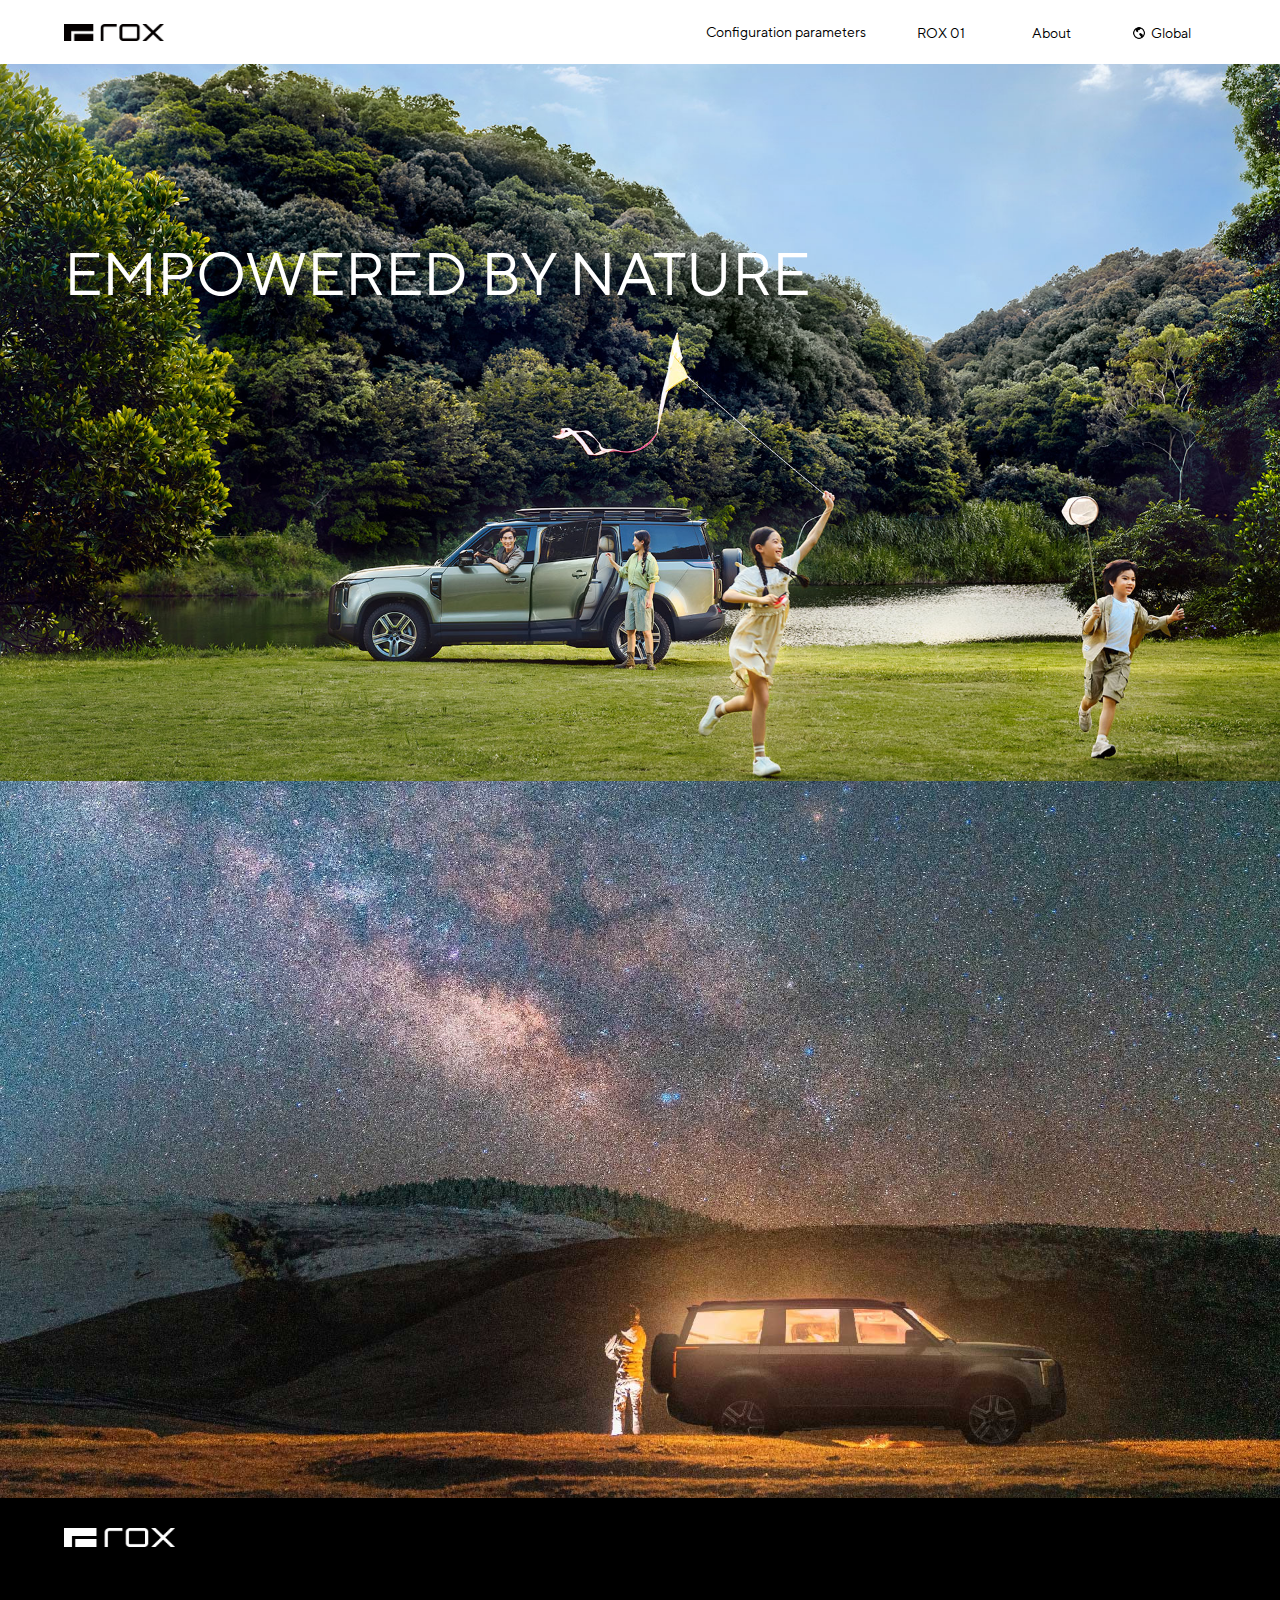
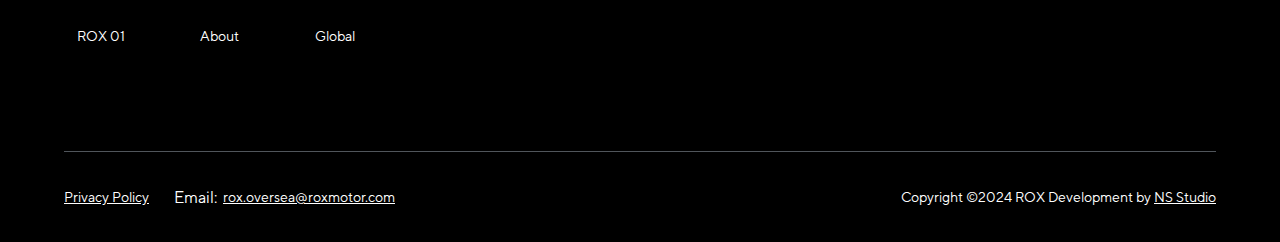
<file: about.html>
<!DOCTYPE html>
<html lang="en">

<head>
    <meta charset="UTF-8">
    <meta http-equiv="X-UA-Compatible" content="IE=edge">
    <meta name="apple-mobile-web-app-title" content="SelfhostedMouse" />
    <meta name="apple-mobile-web-app-capable" content="yes" />
    <meta name="apple-mobile-web-app-status-bar-style" content="black-translucent" />
    <meta name="viewport"
        content="user-scalable=no, width=device-width, initial-scale=1.0, minimum-scale=1.0, maximum-scale=1.0">
    <link rel="icon" href="./assets/icons/favicon.ico">
    <link href="https://unpkg.com/aos@2.3.1/dist/aos.css" rel="stylesheet">
    <link rel="stylesheet" href="./assets/css/style.css">
    <title>Rox Motor</title>
</head>

<body id="aboutPage">
    <header class="header" id="homepage">
        <div class="header-container">
            <div class="header-container__logo">
                <a href="./index.html">
                    <img src="./assets/img/logo.png" alt="">
                </a>
            </div>
            <div class="header-container__cont">
                <a class="header-container__conf" href="./table.html">Configuration parameters</a>
                <ul class="header-container__menu" id="hamburgerMenu">
                    <li class="header-container__menu-item">
                        <a href="./index.html">ROX 01</a>
                    </li>
                    <li class="header-container__menu-item">
                        <a href="#">About</a>
                    </li>
                    <li class="header-container__lang" id="headerLang">
                        <a href="#"><img src="./assets/icons/glob.png" alt="">Global</a>
                        <ul class="header-container__lang-items" id="headerLangDropdown">
                            <li>
                                AZ
                            </li>
                            <li>
                                EN
                            </li>
                        </ul>
                    </li>
                </ul>
            </div>
            <div class="header-container__hamburger" id="hamburgerMenuBtn">
                <img src="./assets/icons/hamburger.png" alt="">
            </div>
        </div>
    </header>

    <section class="about1">
        <div class="container">
            <div class="about1-overlay">
                <div class="about1-overlay__inner">
                    <p class="about1-overlay__inner-title" data-aos="fade-up" data-aos-duration="1200">
                        EMPOWERED BY NATURE</p>
                </div>
            </div>
            <div class="about1-bg">
                <img src="./assets/img/about1mb.jpg"></img>
            </div>
        </div>
    </section>

    <section class="about2">
        <div class="container">
            <div class="about2-overlay">
                <div class="about2-overlay__inner">
                    <p class="about2-overlay__inner-title" data-aos="fade-up" data-aos-duration="1200">
                        Our mission
                    </p>
                    <p class="about2-overlay__inner-desc" data-aos="fade-up" data-aos-duration="1400">Create a dreamy way of <br> traveling for those who yearn for a long journey</p>
                </div>
            </div>
            <div class="about2-bg">
                <img src="./assets/img/about2mb.jpg"></img>
            </div>
        </div>
    </section>

    <footer class="footer">
        <div class="container">
            <div class="footer-top">
                <div class="footer-top__logo">
                    <img src="./assets/img/footerLogo.png" alt="">
                </div>
            </div>
            <div class="footer-mid">
                <ul class="footer-mid__menu">
                    <li class="footer-mid__menu-item">
                        <a href="./index.html">ROX 01</a>
                    </li>
                    <li class="footer-mid__menu-item">
                        <a href="#">About</a>
                    </li>
                    <li class="footer-mid__lang" id="footerLang">
                        <p href="#">Global</p>
                        <ul class="footer-mid__lang-item" id="footerLangDropdown">
                            <li>
                                AZ
                            </li>
                            <li>
                                EN
                            </li>
                        </ul>
                    </li>
                </ul>
            </div>
            <div class="footer-divider"></div>
            <div class="footer-bottom">
                <div class="footer-bottom__container">
                    <ul class="footer-bottom__menu">
                        <li class="footer-bottom__menu-item">
                            <a href="#">Privacy Policy</a>
                        </li>
                        <li class="footer-bottom__menu-item">
                            Email: &nbsp<a href="mailto:rox.oversea@roxmotor.com">rox.oversea@roxmotor.com</a>
                        </li>
                    </ul>
                    <div class="footer-bottom__copyright">
                        Copyright ©2024 ROX <span>Development by <a href="nss.az">NS Studio</a></span>
                    </div>
                </div>
            </div>
        </div>
    </footer>
    <div class="backtop" id="backTopBtns">
        <button id="mailBoxBtn" class="mailboxbtn">
            <img src="./assets/icons/mail.png" alt="">
        </button>
        <button id="scrollTopBtn" class="scrolltop">
            <img src="./assets/icons/scrolltop.png" alt="">
        </button>
        <div class="mailbox" id="mailbox">
            <p>rox.oversea@roxmotor.com</p>
        </div>
    </div>
    <script src="https://unpkg.com/aos@2.3.1/dist/aos.js"></script>
    <script src="./assets/js/script.js"></script>
</body>

</html>
</file>
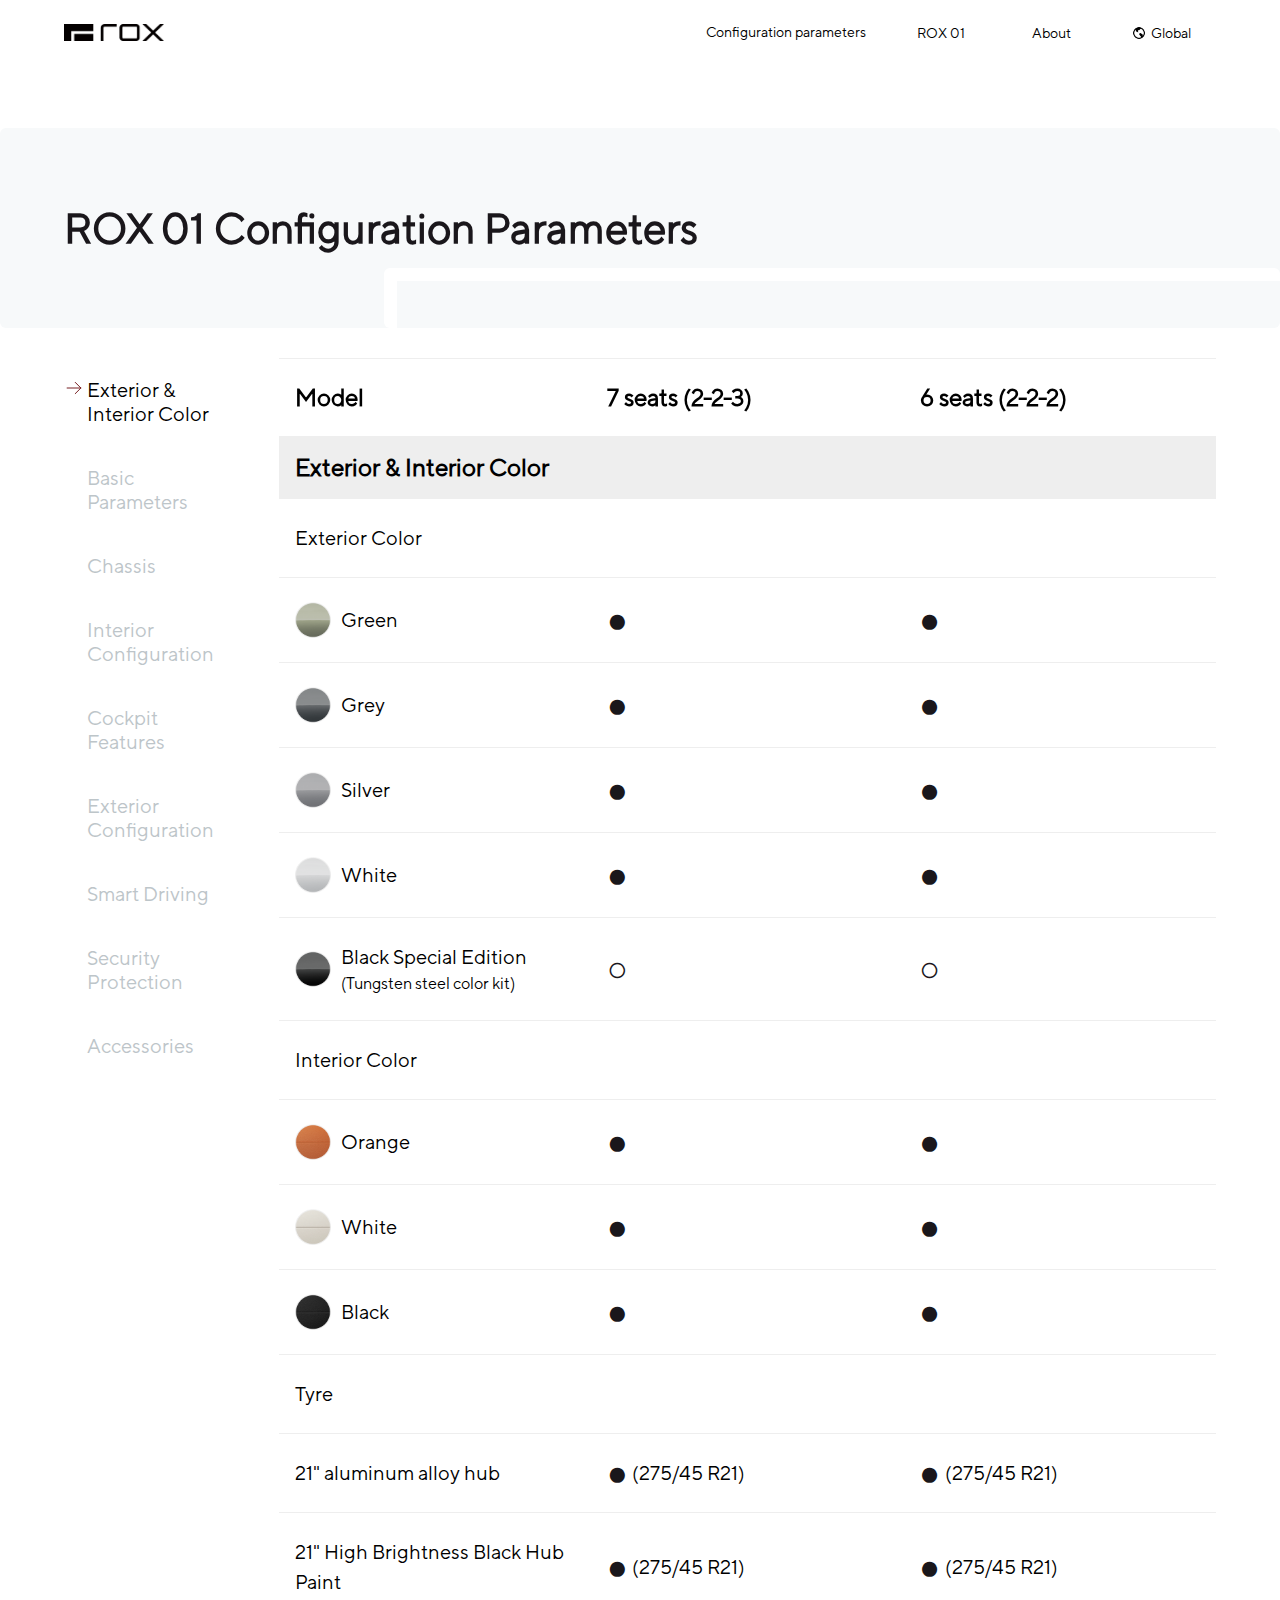
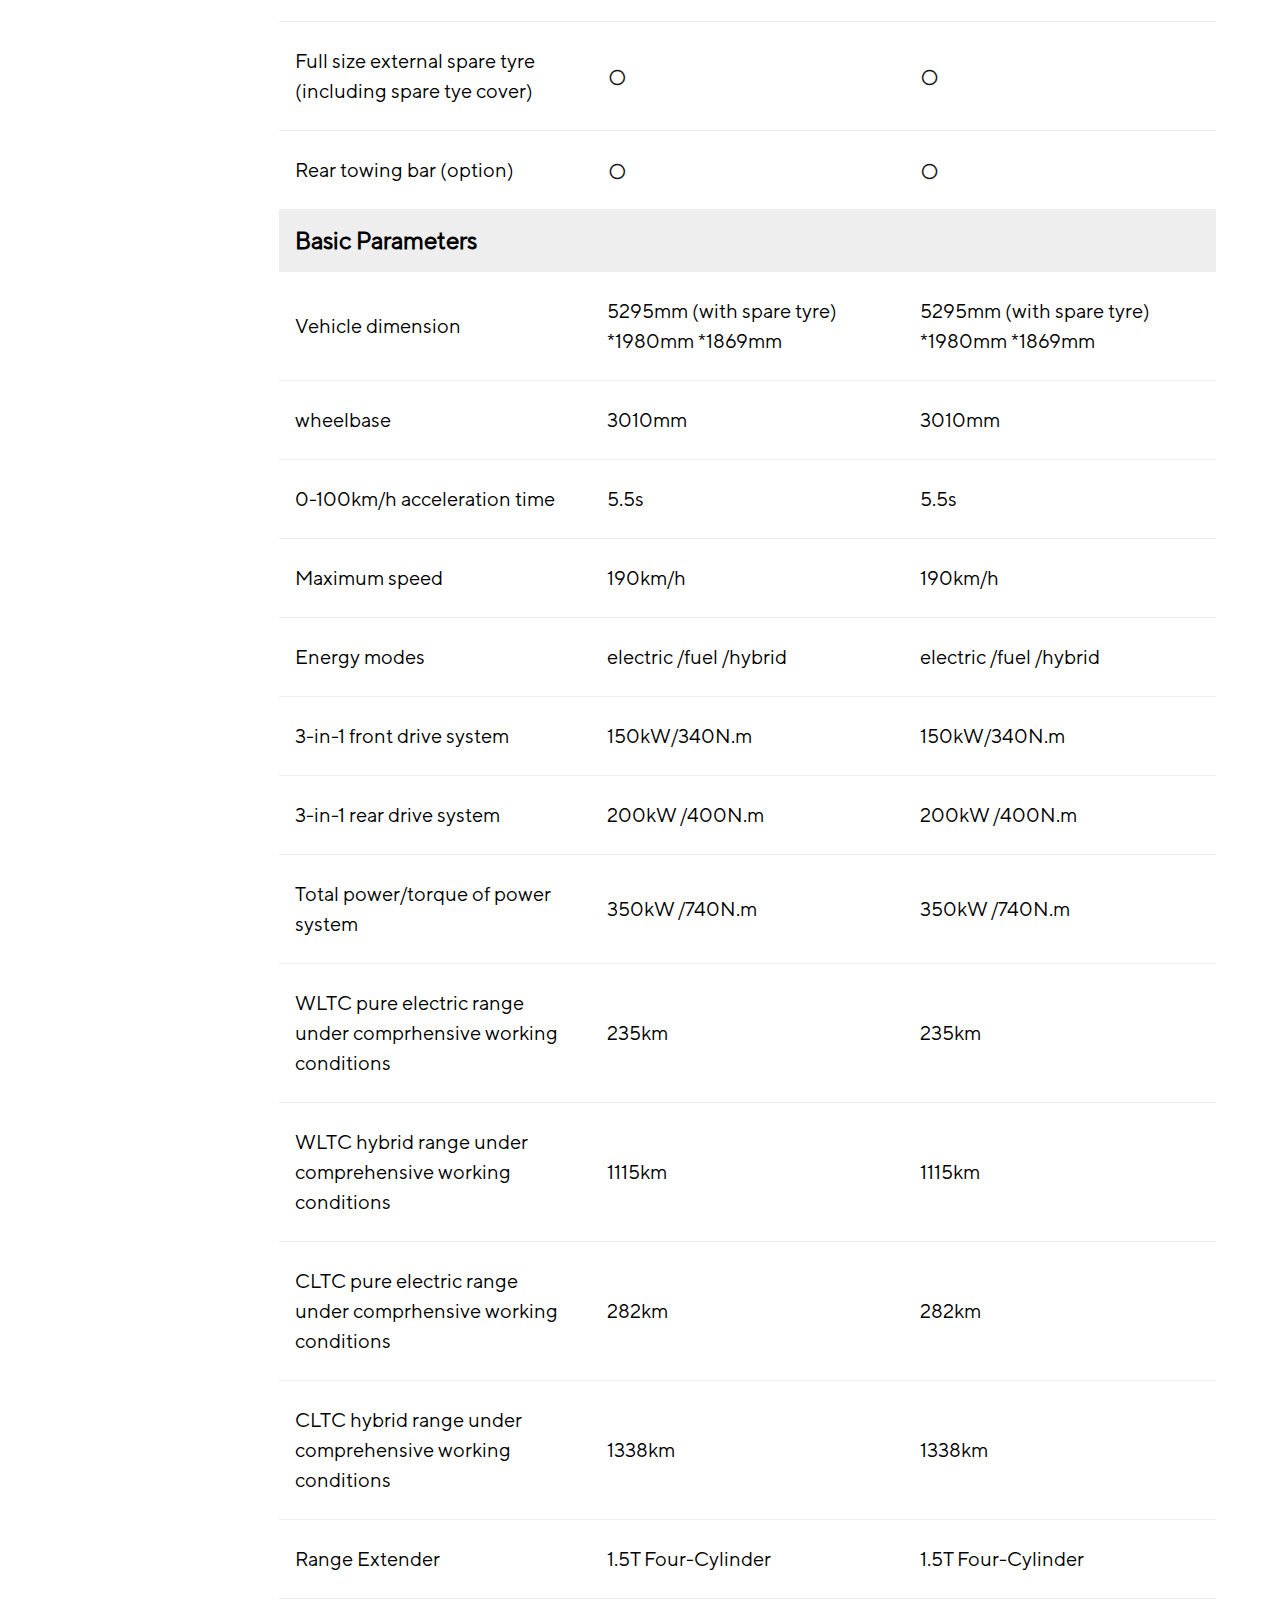
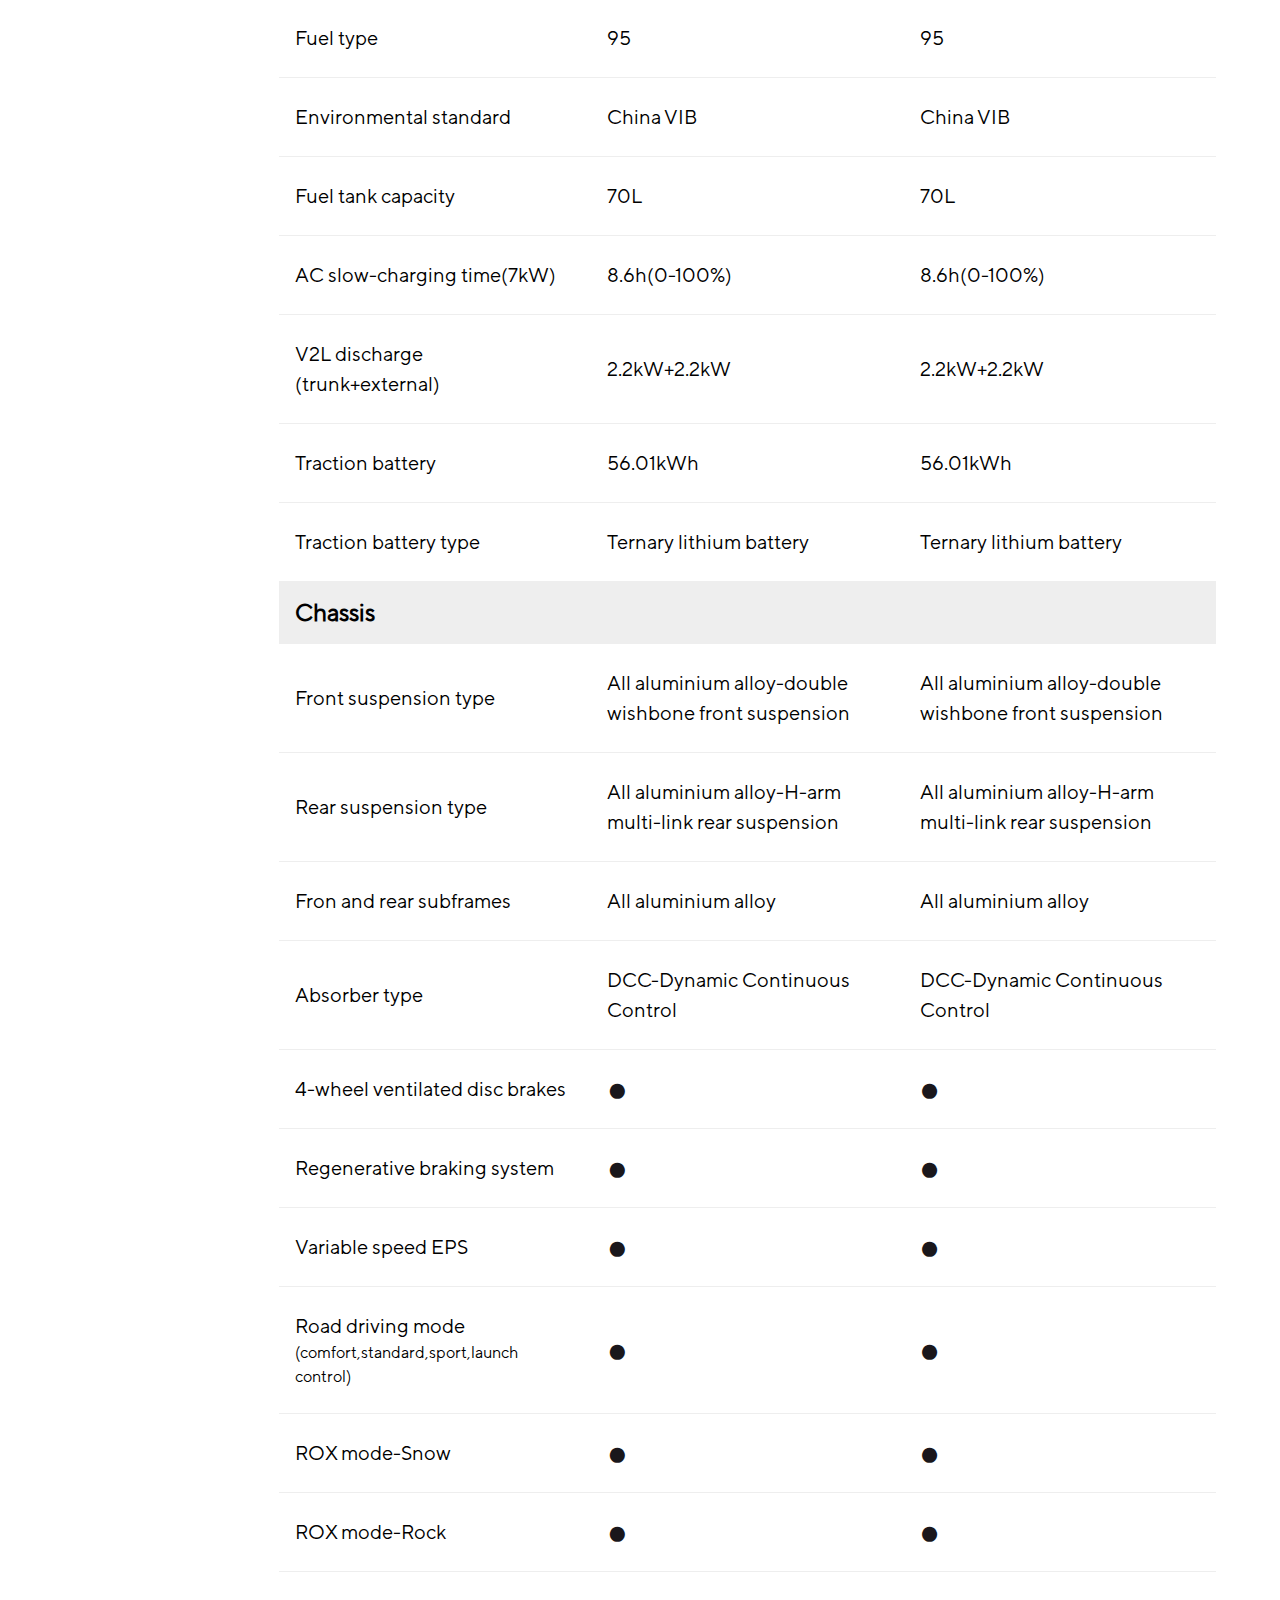
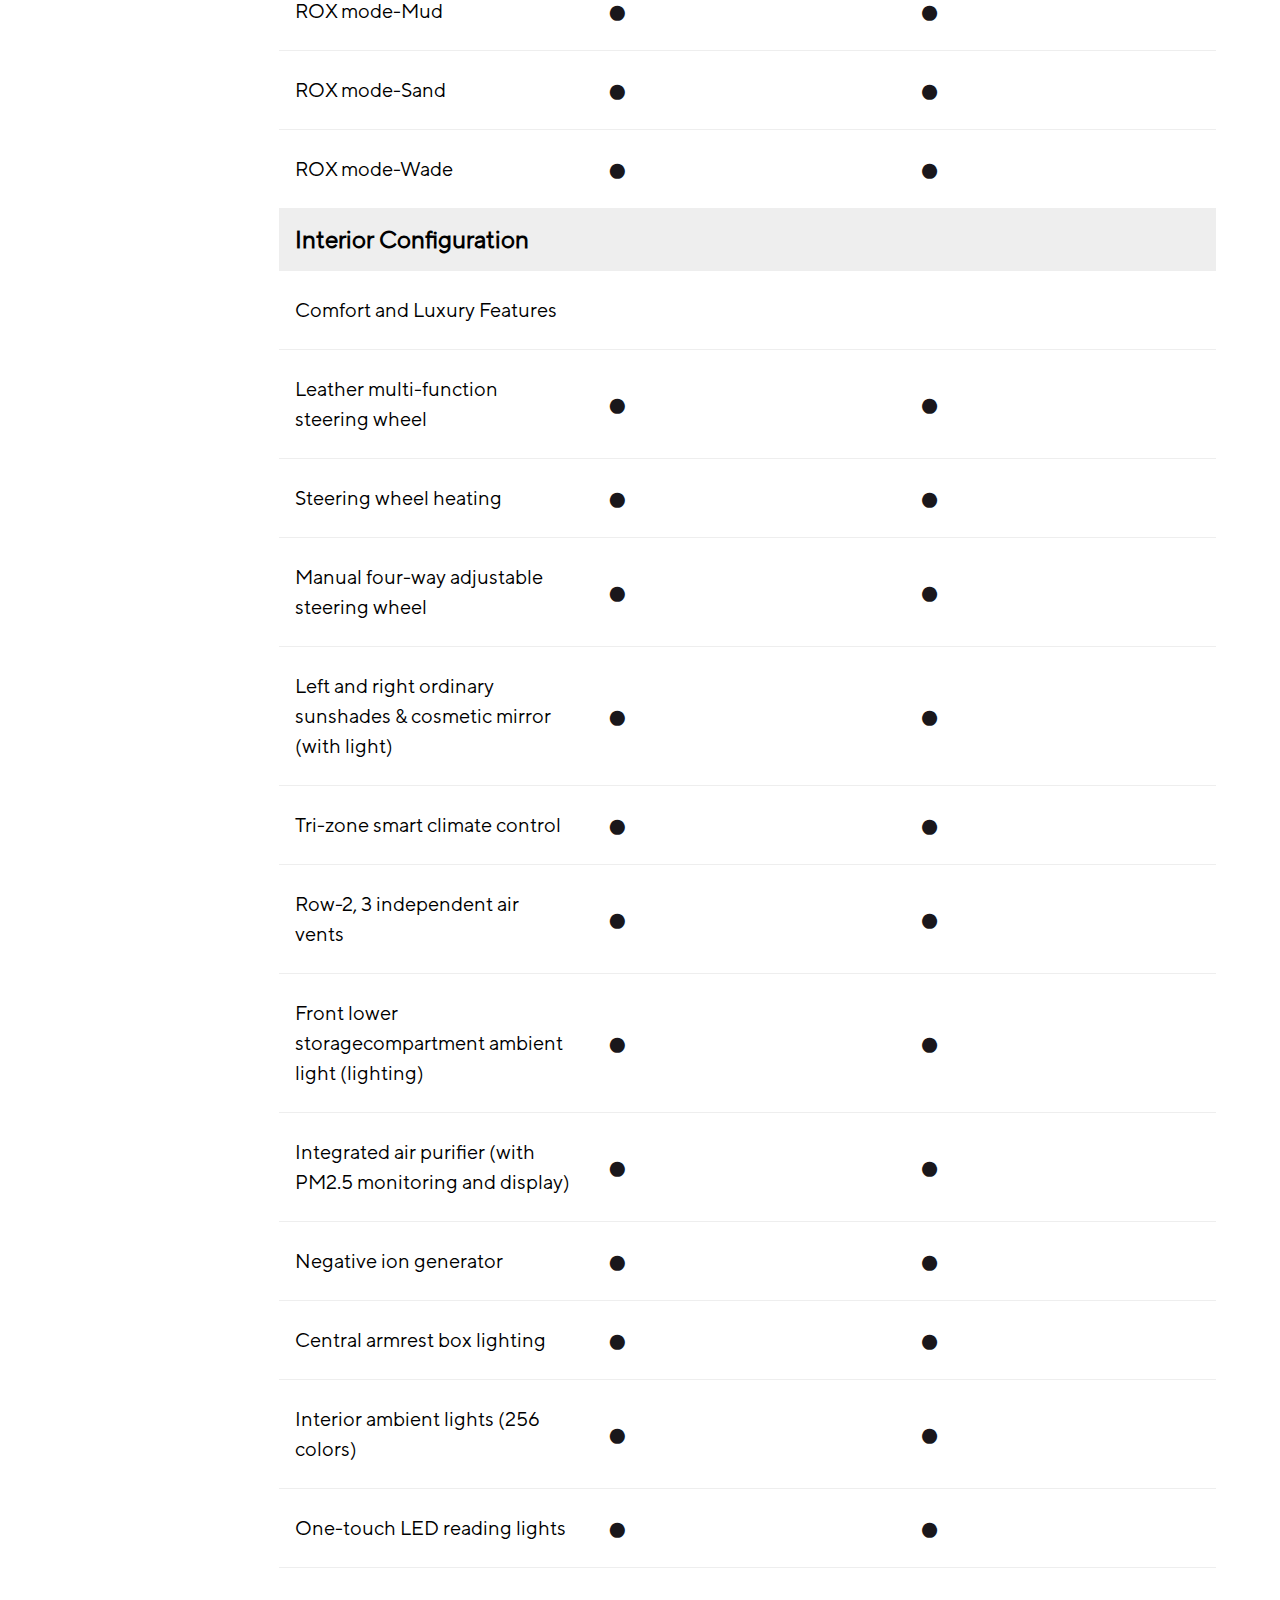
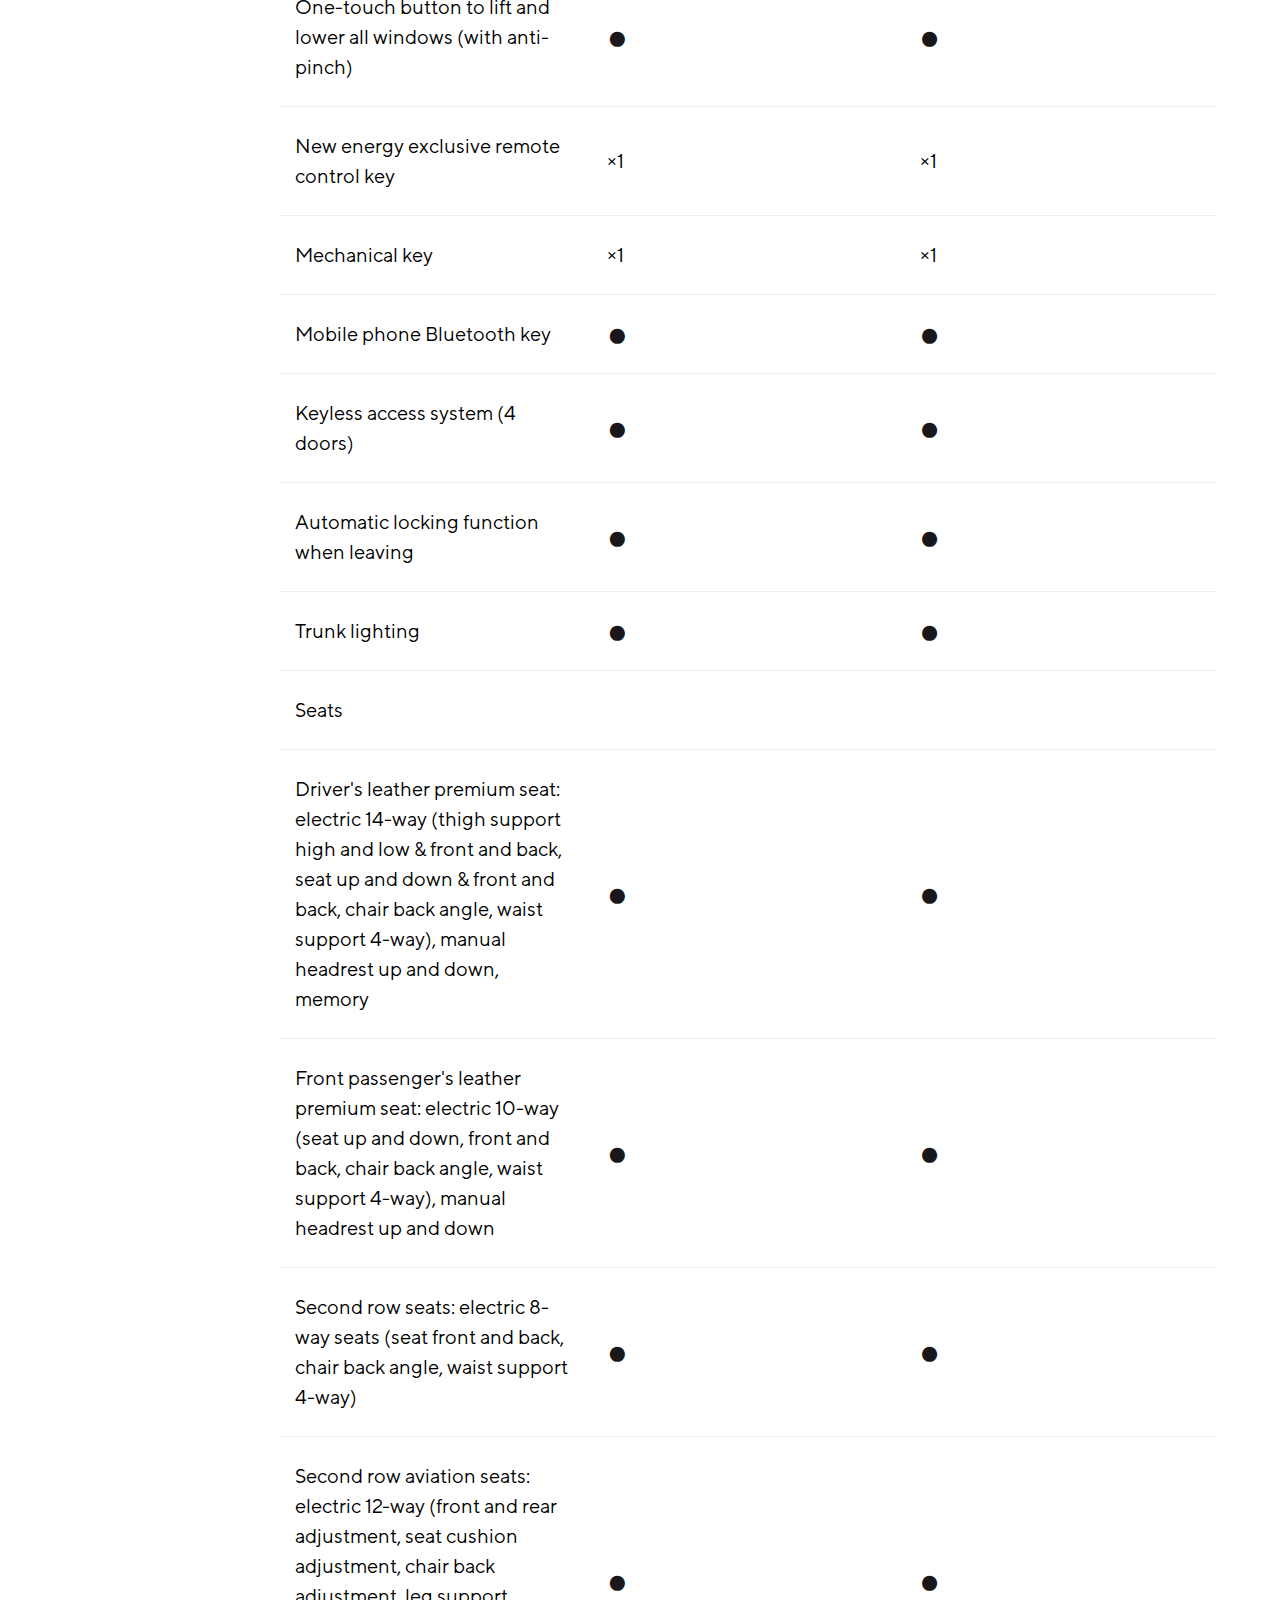
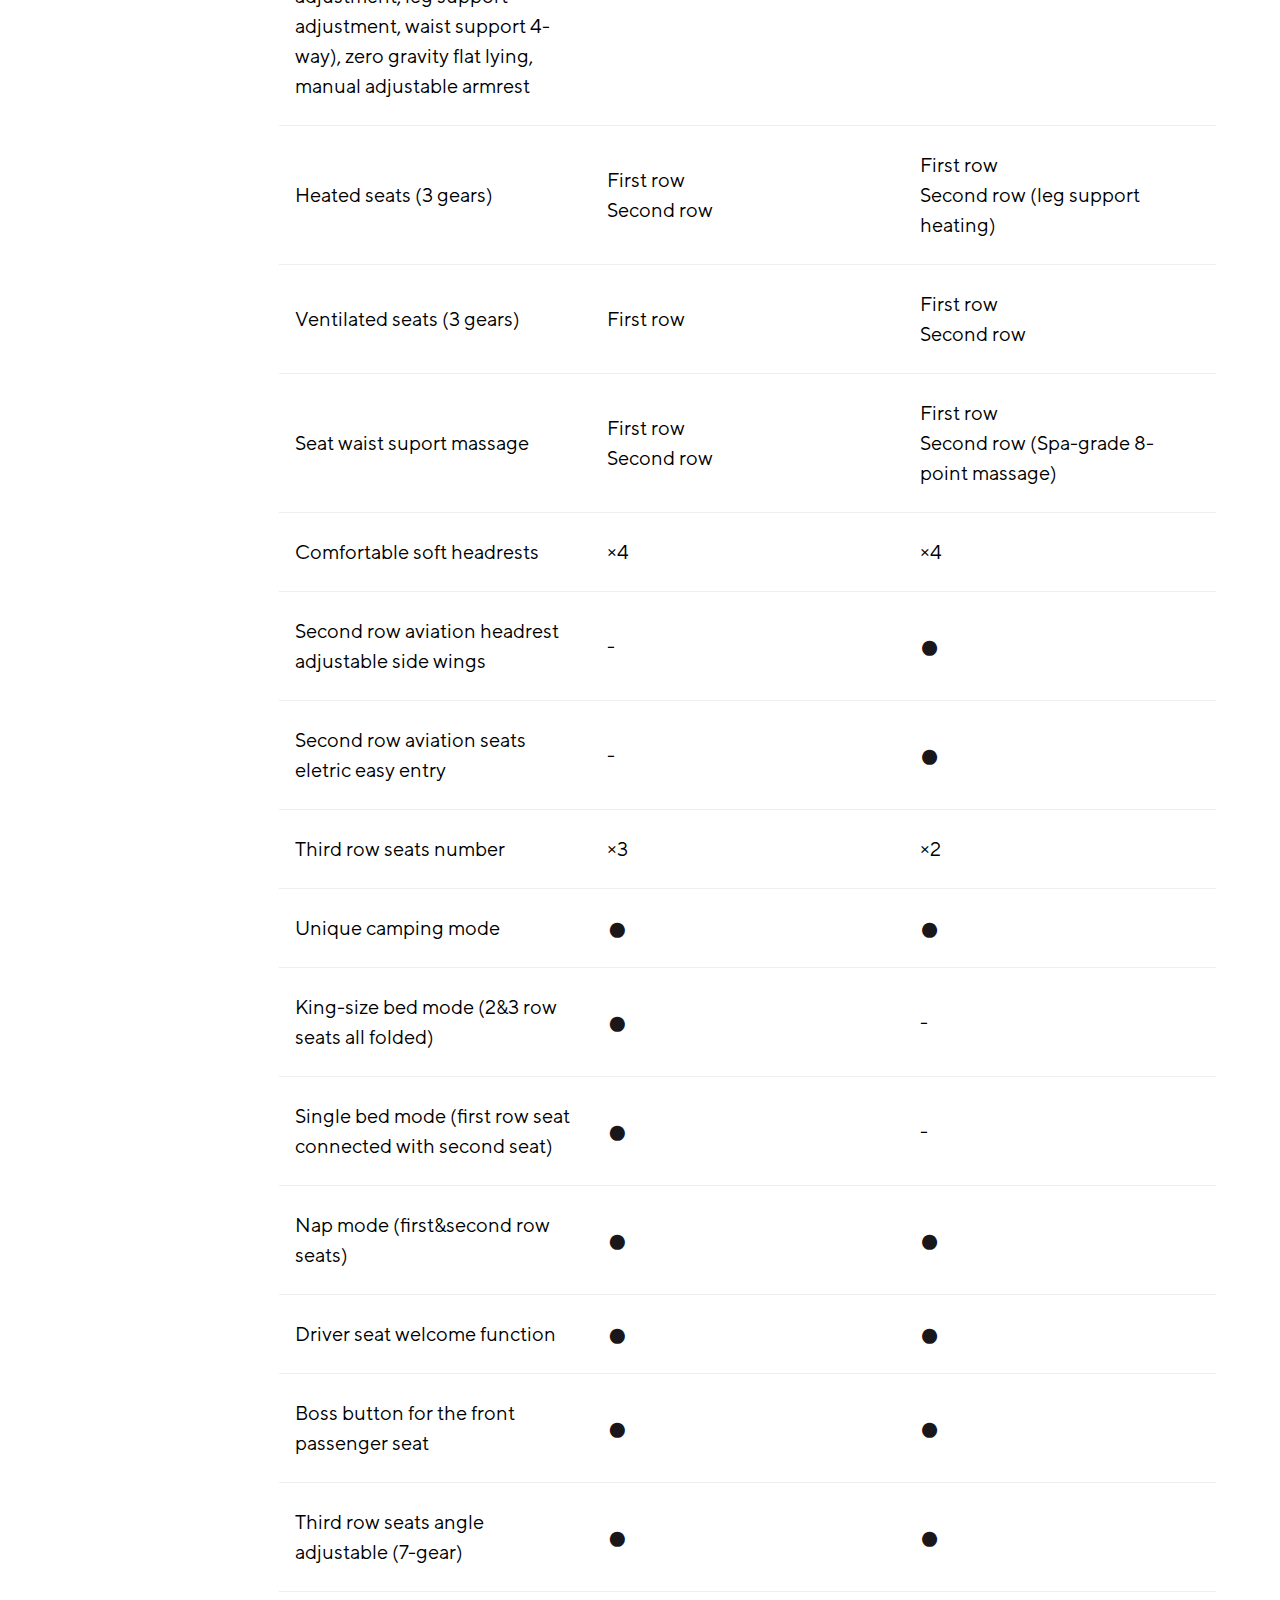
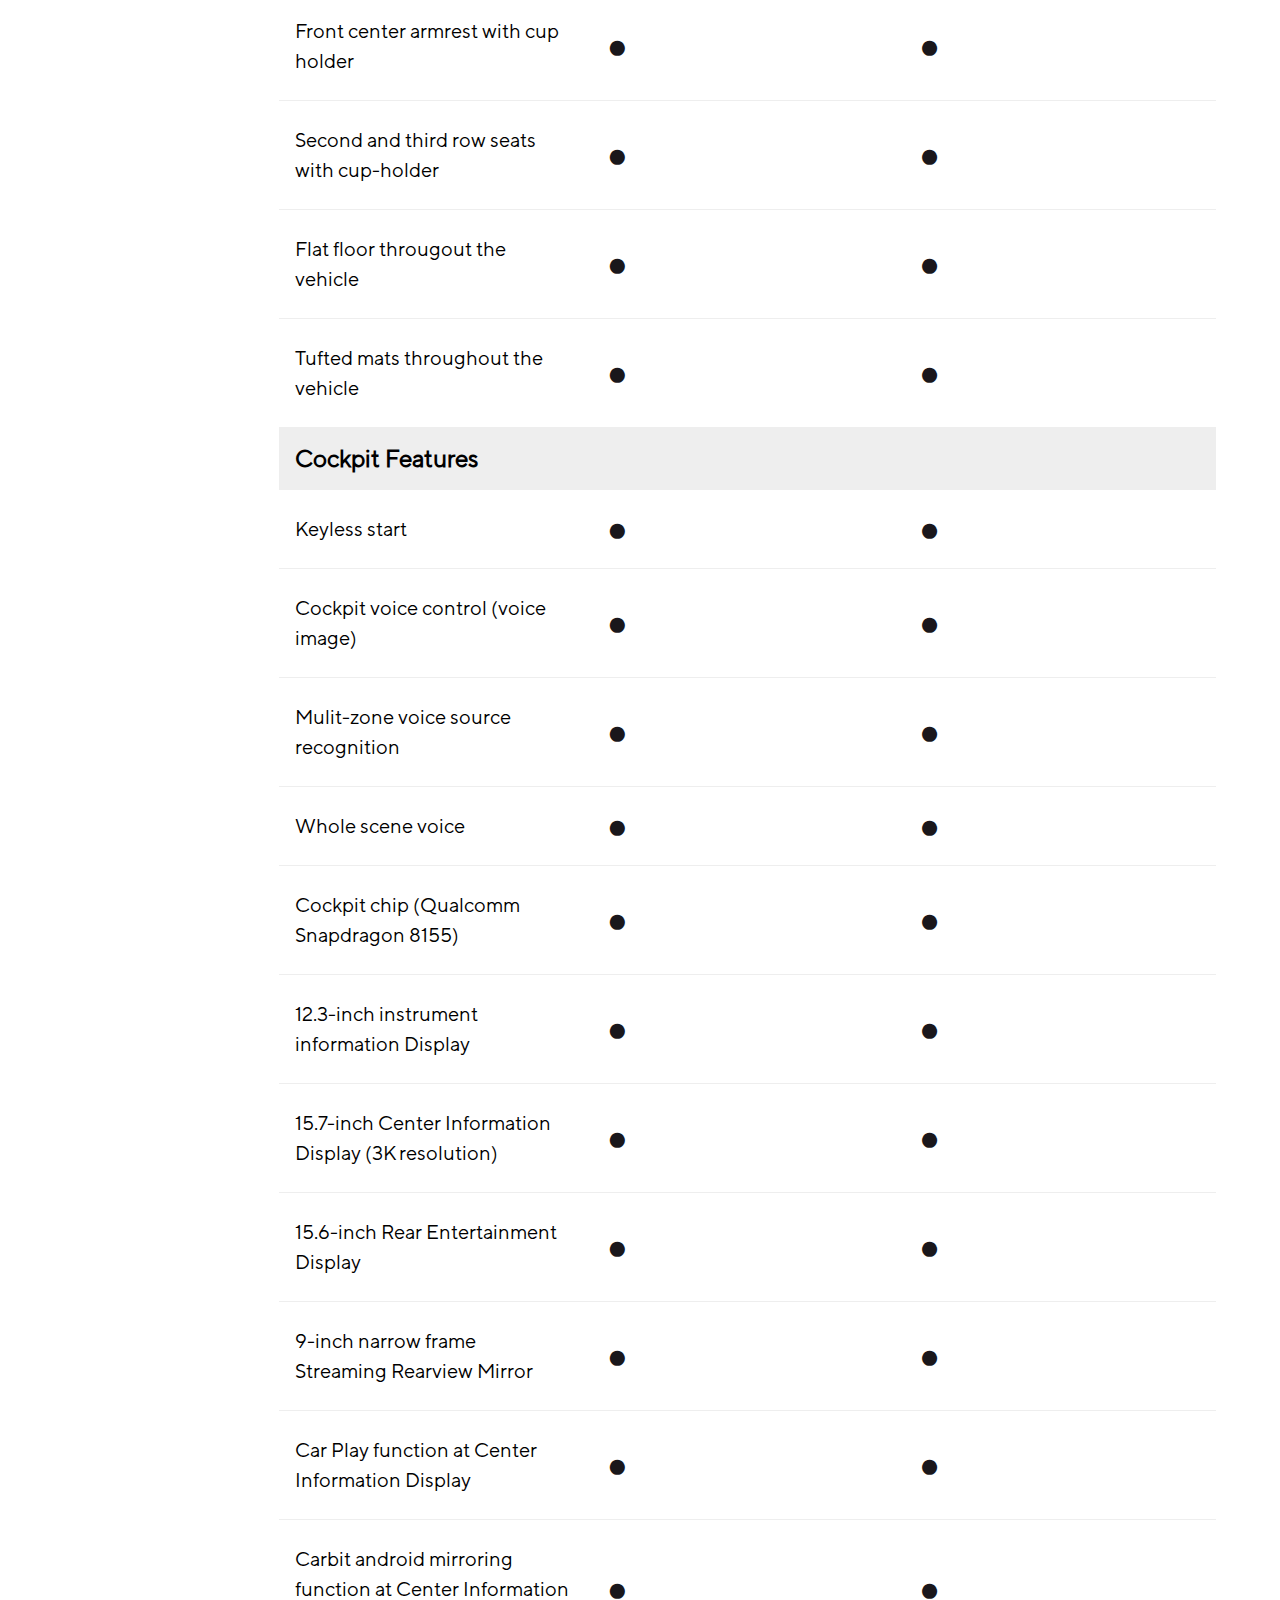
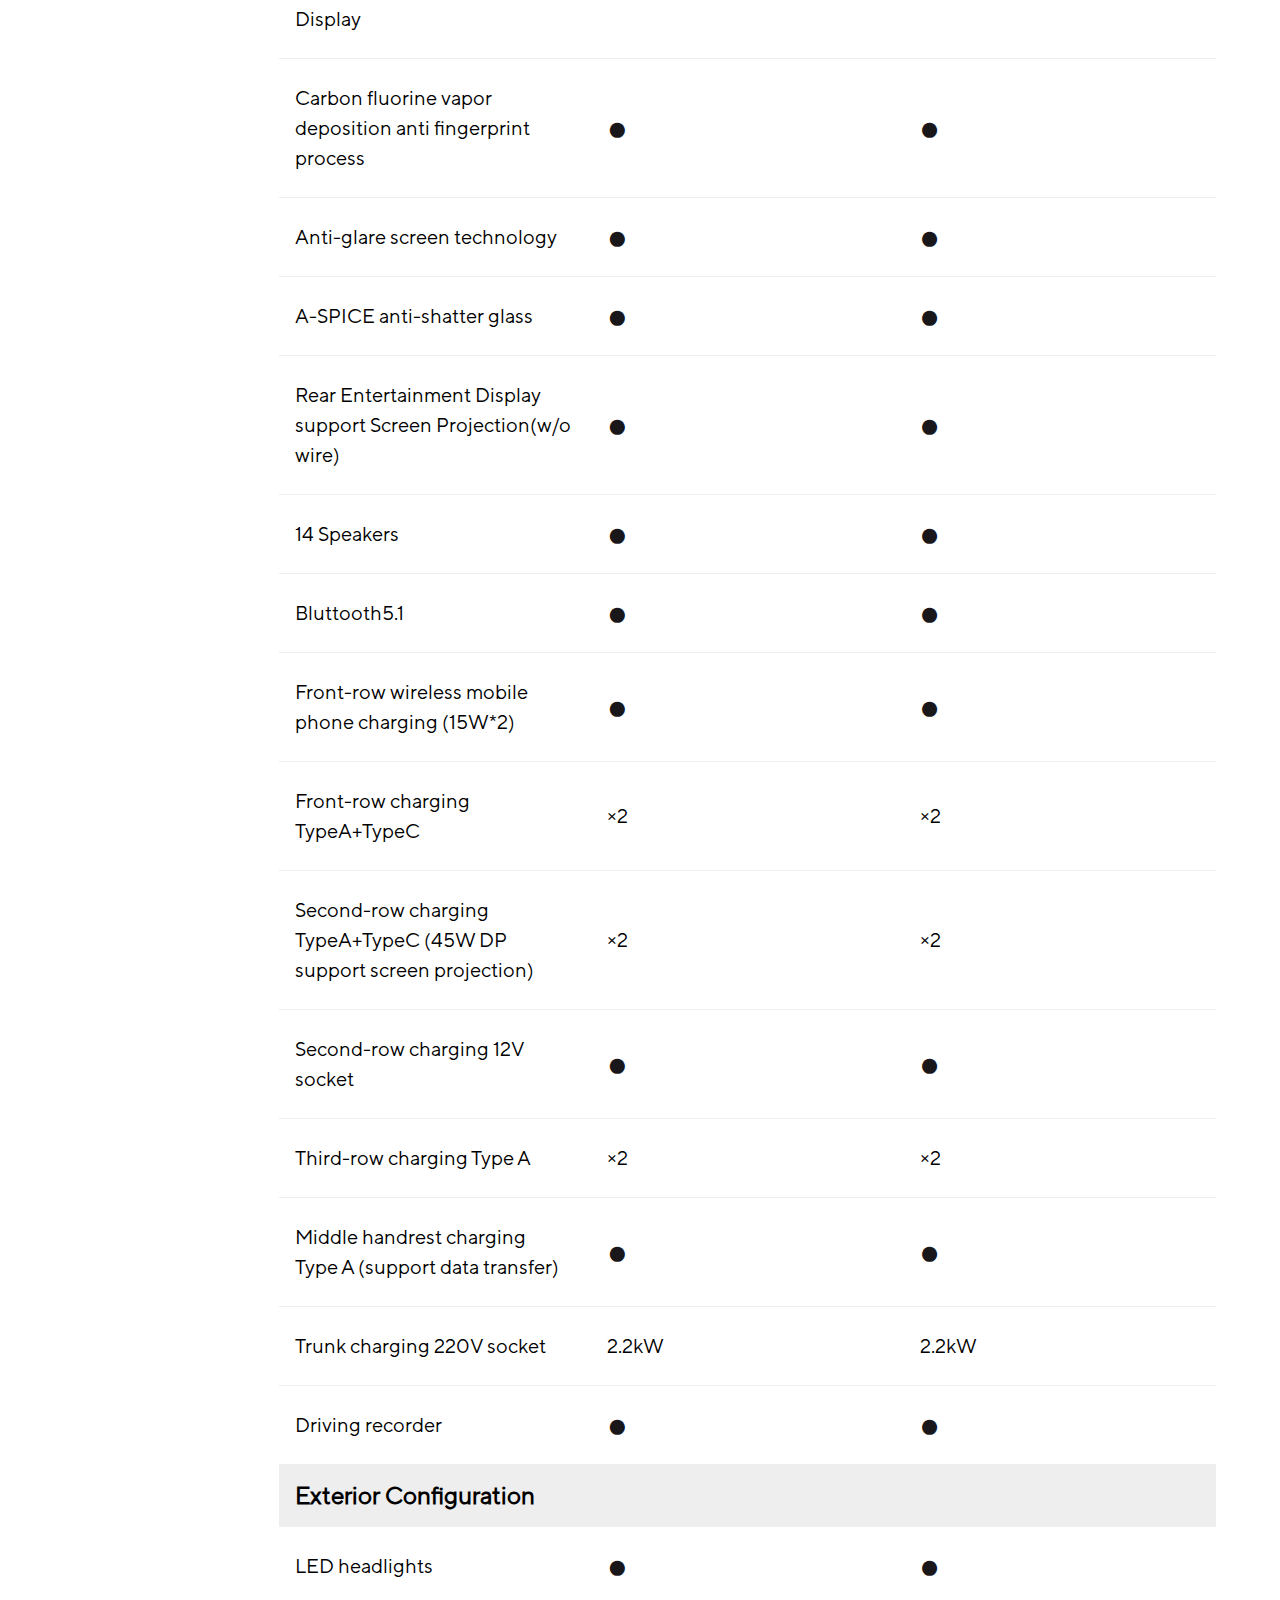
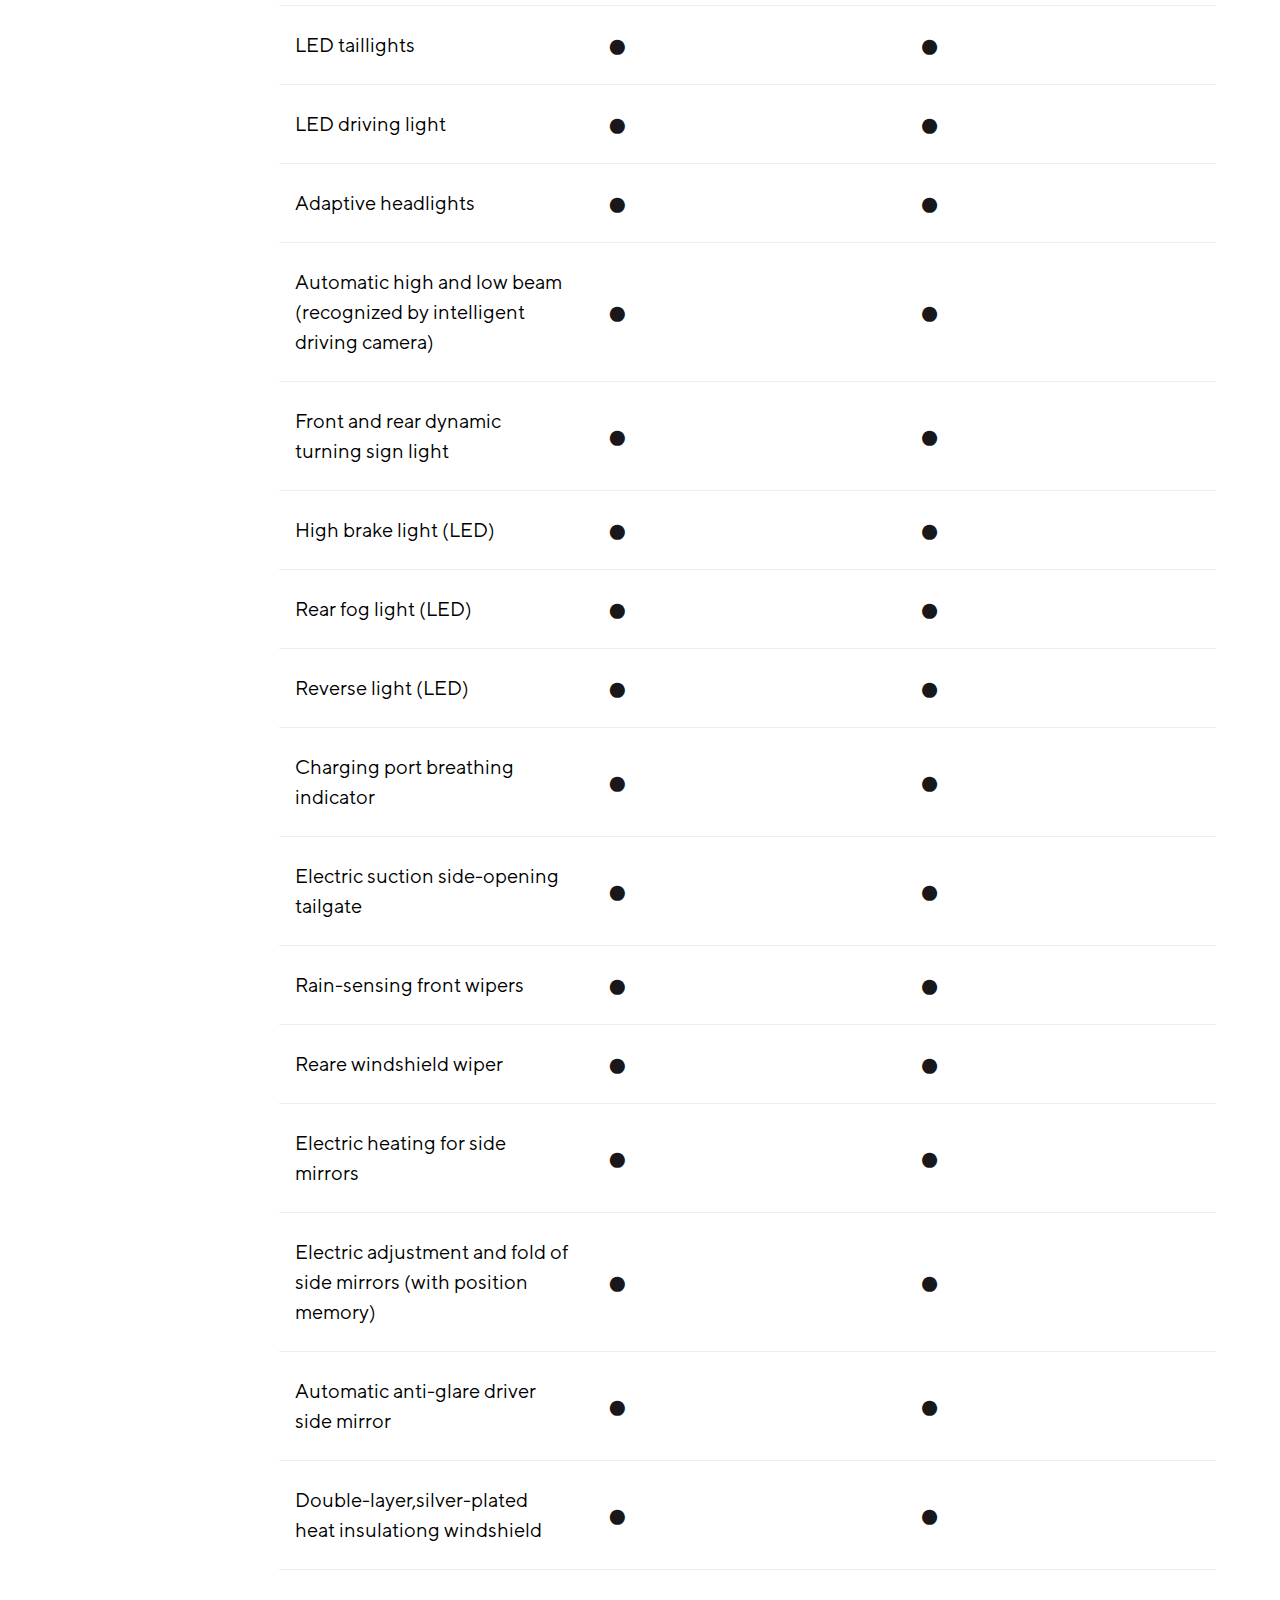
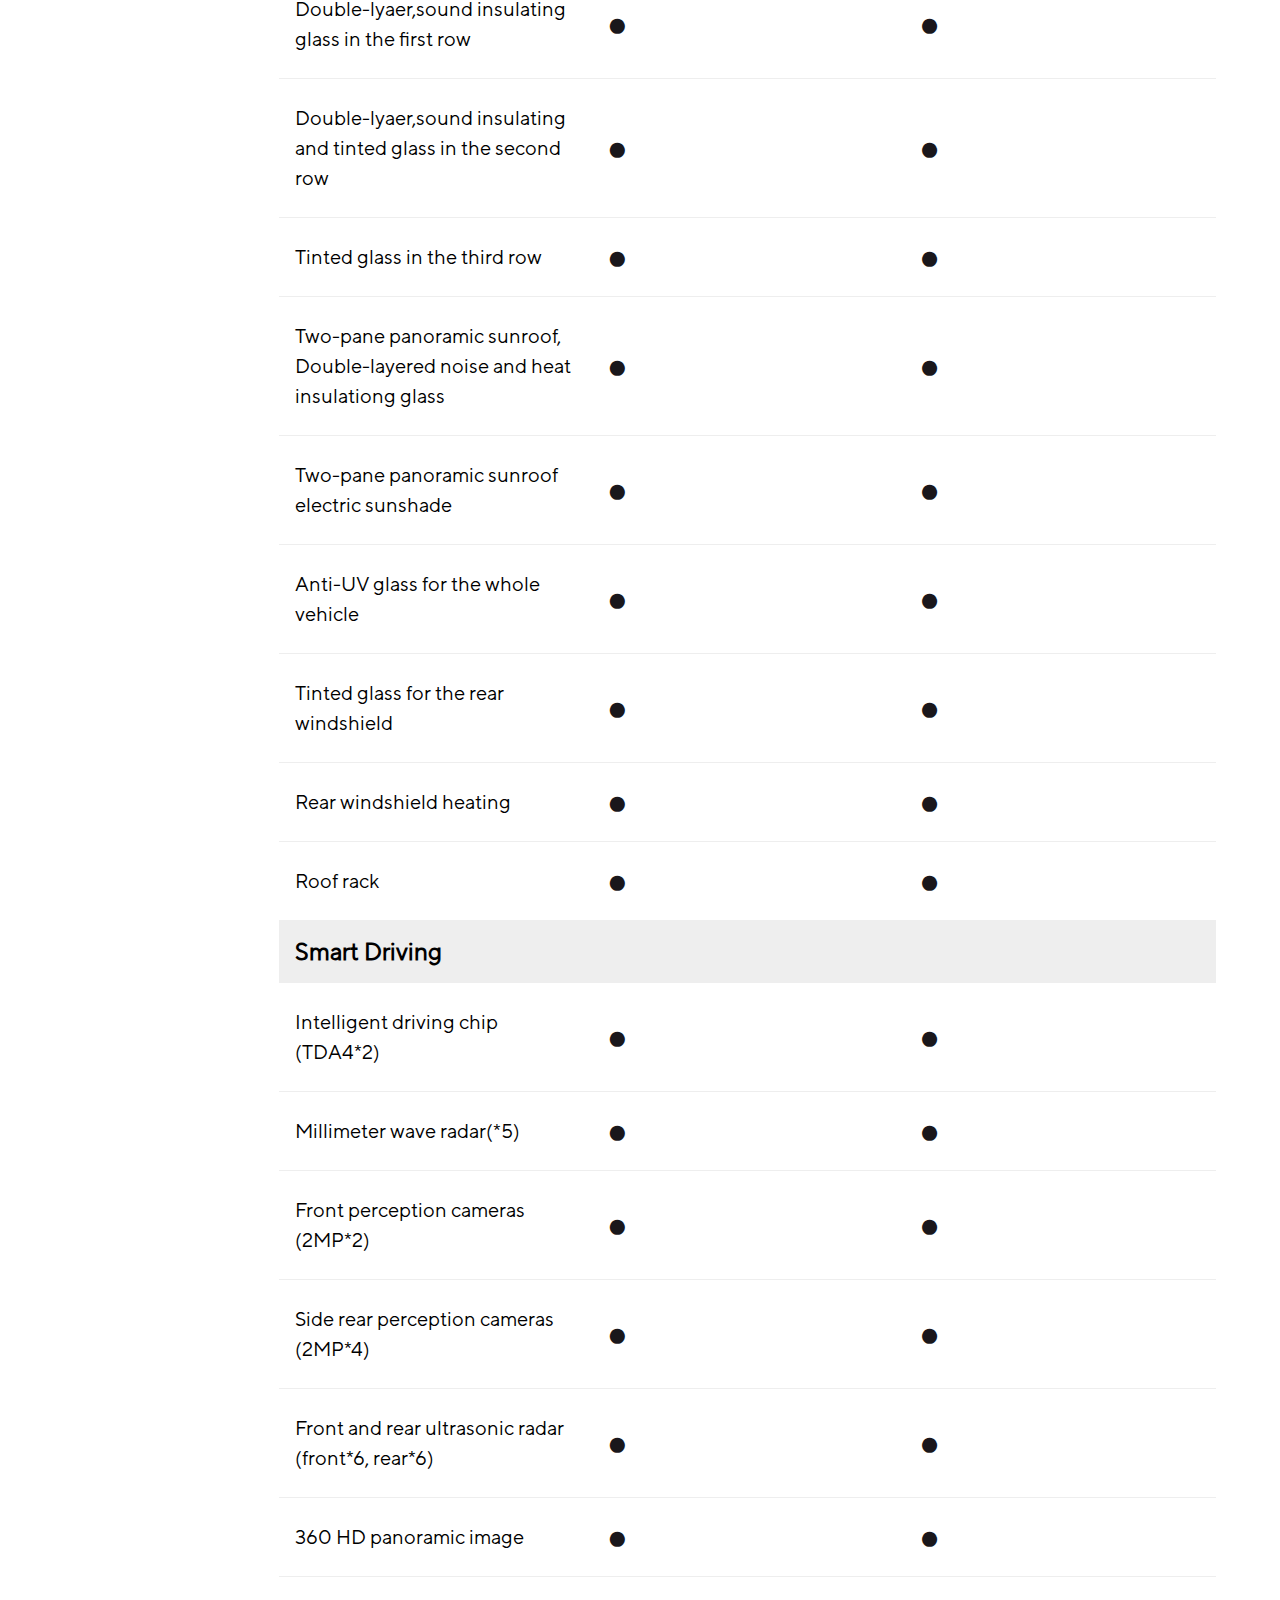
<file: table.html>
<!DOCTYPE html>
<html lang="en">

<head>
    <meta charset="UTF-8">
    <meta http-equiv="X-UA-Compatible" content="IE=edge">
    <meta name="apple-mobile-web-app-title" content="SelfhostedMouse" />
    <meta name="apple-mobile-web-app-capable" content="yes" />
    <meta name="apple-mobile-web-app-status-bar-style" content="black-translucent" />
    <meta name="viewport"
        content="user-scalable=no, width=device-width, initial-scale=1.0, minimum-scale=1.0, maximum-scale=1.0">
    <link rel="icon" href="./assets/icons/favicon.ico">
    <link rel="stylesheet" href="./assets/css/style.css">
    <title>ROX 01 Configuration Parameters</title>
</head>

<body id="tablePage">
    <header class="header">
        <div class="header-container">
            <div class="header-container__logo">
                <a href="./index.html">
                    <img src="./assets/img/logo.png" alt="">
                </a>
            </div>
            <div class="header-container__cont">
                <a class="header-container__conf" href="#">Configuration parameters</a>
                <ul class="header-container__menu" id="hamburgerMenu">
                    <li class="header-container__menu-item">
                        <a href="./index.html">ROX 01</a>
                    </li>
                    <li class="header-container__menu-item">
                        <a href="./about.html">About</a>
                    </li>
                    <li class="header-container__lang" id="headerLang">
                        <a href="#"><img src="./assets/icons/glob.png" alt="">Global</a>
                        <ul class="header-container__lang-items" id="headerLangDropdown">
                            <li>
                                AZ
                            </li>
                            <li>
                                EN
                            </li>
                        </ul>
                    </li>
                </ul>
            </div>
            <div class="header-container__hamburger" id="hamburgerMenuBtn">
                <img src="./assets/icons/hamburger.png" alt="">
            </div>
        </div>
    </header>
    <div class="headerBox">
        <div class="headerBox-container">
            <div class="headerBox-inner">
                <h2>ROX 01 Configuration Parameters</h2>
            </div>
            <div class="headerBox-rect"></div>
        </div>
    </div>
    <div class="table">
        <div class="container">
            <div class="sidebar-container">
                <div class="sidebar">
                    <div class="sidebar-item" data-target="section1">
                        <div class="icon">
                            <img src="./assets/icons/arrow-right.svg" alt="">
                        </div>
                        <p>Exterior & Interior Color</p>
                    </div>
                    <div class="sidebar-item" data-target="section2">
                        <div class="icon">
                            <img src="./assets/icons/arrow-right.svg" alt="">
                        </div>
                        <p>Basic Parameters</p>
                    </div>
                    <div class="sidebar-item" data-target="section3">
                        <div class="icon">
                            <img src="./assets/icons/arrow-right.svg" alt="">
                        </div>
                        <p>Chassis</p>
                    </div>
                    <div class="sidebar-item" data-target="section4">
                        <div class="icon">
                            <img src="./assets/icons/arrow-right.svg" alt="">
                        </div>
                        <p>Interior Configuration</p>
                    </div>
                    <div class="sidebar-item" data-target="section5">
                        <div class="icon">
                            <img src="./assets/icons/arrow-right.svg" alt="">
                        </div>
                        <p>Cockpit Features</p>
                    </div>
                    <div class="sidebar-item" data-target="section6">
                        <div class="icon">
                            <img src="./assets/icons/arrow-right.svg" alt="">
                        </div>
                        <p>Exterior Configuration</p>
                    </div>
                    <div class="sidebar-item" data-target="section7">
                        <div class="icon">
                            <img src="./assets/icons/arrow-right.svg" alt="">
                        </div>
                        <p>Smart Driving</p>
                    </div>
                    <div class="sidebar-item" data-target="section8">
                        <div class="icon">
                            <img src="./assets/icons/arrow-right.svg" alt="">
                        </div>
                        <p>Security Protection</p>
                    </div>
                    <div class="sidebar-item" data-target="section9">
                        <div class="icon">
                            <img src="./assets/icons/arrow-right.svg" alt="">
                        </div>
                        <p>Accessories</p>
                    </div>
                </div>
            </div>
            <div class="content">
                <div class="table-container">
                    <table>
                        <thead class="thead">
                            <tr>
                                <td>Model</td>
                                <td>7 seats (2-2-3)</td>
                                <td>6 seats (2-2-2)</td>
                            </tr>
                        </thead>

                        <tbody id="section1" class="table-section">
                            <tr>
                                <th colspan="3" class="dropdown-toggle">Exterior & Interior Color</th>
                            </tr>
                            <tr>
                                <td colspan="3">Exterior Color</td>
                            </tr>
                            <tr>
                                <td>
                                    <div class="td-inner">
                                        <img src="./assets/icons/green.png" alt="">
                                        <div class="td-inner__cont">
                                            <p class="td-text">Green</p>
                                        </div>
                                    </div>
                                </td>
                                <td>
                                    <div class="td-inner">
                                        <p class="td-icon">●</p>
                                    </div>
                                </td>
                                <td>
                                    <div class="td-inner">
                                        <p class="td-icon">●</p>
                                    </div>
                                </td>
                            </tr>
                            <tr>
                                <td>
                                    <div class="td-inner">
                                        <img src="./assets/icons/grey.png" alt="">
                                        <div class="td-inner__cont">
                                            <p class="td-text">Grey</p>
                                        </div>
                                    </div>
                                </td>
                                <td>
                                    <div class="td-inner">
                                        <p class="td-icon">●</p>
                                    </div>
                                </td>
                                <td>
                                    <div class="td-inner">
                                        <p class="td-icon">●</p>
                                    </div>
                                </td>
                            </tr>
                            <tr>
                                <td>
                                    <div class="td-inner">
                                        <img src="./assets/icons/silver.png" alt="">
                                        <div class="td-inner__cont">
                                            <p class="td-text">Silver</p>
                                        </div>
                                    </div>
                                </td>
                                <td>
                                    <div class="td-inner">
                                        <p class="td-icon">●</p>
                                    </div>
                                </td>
                                <td>
                                    <div class="td-inner">
                                        <p class="td-icon">●</p>
                                    </div>
                                </td>
                            </tr>
                            <tr>
                                <td>
                                    <div class="td-inner">
                                        <img src="./assets/icons/white.png" alt="">
                                        <div class="td-inner__cont">
                                            <p class="td-text">White</p>
                                        </div>
                                    </div>
                                </td>
                                <td>
                                    <div class="td-inner">
                                        <p class="td-icon">●</p>
                                    </div>
                                </td>
                                <td>
                                    <div class="td-inner">
                                        <p class="td-icon">●</p>
                                    </div>
                                </td>
                            </tr>
                            <tr>
                                <td>
                                    <div class="td-inner">
                                        <img src="./assets/icons/blackse.png" alt="">
                                        <div class="td-inner__cont">
                                            <p class="td-text">Black Special Edition</p>
                                            <p class="td-desc">(Tungsten steel color kit)</p>
                                        </div>
                                    </div>
                                </td>
                                <td>
                                    <div class="td-inner">
                                        <p class="td-icon">○</p>
                                    </div>
                                </td>
                                <td>
                                    <div class="td-inner">
                                        <p class="td-icon">○</p>
                                    </div>
                                </td>
                            </tr>

                            <tr>
                                <td colspan="3">Interior Color</td>
                            </tr>
                            <tr>
                                <td>
                                    <div class="td-inner">
                                        <img src="./assets/icons/orange.png" alt="">
                                        <div class="td-inner__cont">
                                            <p class="td-text">Orange</p>
                                        </div>
                                    </div>
                                </td>
                                <td>
                                    <div class="td-inner">
                                        <p class="td-icon">●</p>
                                    </div>
                                </td>
                                <td>
                                    <div class="td-inner">
                                        <p class="td-icon">●</p>
                                    </div>
                                </td>
                            </tr>
                            <tr>
                                <td>
                                    <div class="td-inner">
                                        <img src="./assets/icons/whitebej.png" alt="">
                                        <div class="td-inner__cont">
                                            <p class="td-text">White</p>
                                        </div>
                                    </div>
                                </td>
                                <td>
                                    <div class="td-inner">
                                        <p class="td-icon">●</p>
                                    </div>
                                </td>
                                <td>
                                    <div class="td-inner">
                                        <p class="td-icon">●</p>
                                    </div>
                                </td>
                            </tr>
                            <tr>
                                <td>
                                    <div class="td-inner">
                                        <img src="./assets/icons/black.png" alt="">
                                        <div class="td-inner__cont">
                                            <p class="td-text">Black</p>
                                        </div>
                                    </div>
                                </td>
                                <td>
                                    <div class="td-inner">
                                        <p class="td-icon">●</p>
                                    </div>
                                </td>
                                <td>
                                    <div class="td-inner">
                                        <p class="td-icon">●</p>
                                    </div>
                                </td>
                            </tr>
                            <tr>
                                <td colspan="3">Tyre</td>
                            </tr>
                            <tr>
                                <td>
                                    <div class="td-inner">
                                        <div class="td-inner__cont">
                                            <p class="td-text">21" aluminum alloy hub</p>
                                        </div>
                                    </div>
                                </td>
                                <td>
                                    <div class="td-inner">
                                        <p class="td-icon">●</p>
                                        <p class="td-text">(275/45 R21)</p>
                                    </div>
                                </td>
                                <td>
                                    <div class="td-inner">
                                        <p class="td-icon">●</p>
                                        <p class="td-text">(275/45 R21)</p>
                                    </div>
                                </td>
                            </tr>
                            <tr>
                                <td>
                                    <div class="td-inner">
                                        <div class="td-inner__cont">
                                            <p class="td-text">21" High Brightness Black Hub Paint</p>
                                        </div>
                                    </div>
                                </td>
                                <td>
                                    <div class="td-inner">
                                        <p class="td-icon">●</p>
                                        <p class="td-text">(275/45 R21)</p>
                                    </div>
                                </td>
                                <td>
                                    <div class="td-inner">
                                        <p class="td-icon">●</p>
                                        <p class="td-text">(275/45 R21)</p>
                                    </div>
                                </td>
                            </tr>
                            <tr>
                                <td>
                                    <div class="td-inner">
                                        <div class="td-inner__cont">
                                            <p class="td-text">Full size external spare tyre (including spare tye cover)
                                            </p>
                                        </div>
                                    </div>
                                </td>
                                <td>
                                    <div class="td-inner">
                                        <p class="td-icon">○</p>
                                    </div>
                                </td>
                                <td>
                                    <div class="td-inner">
                                        <p class="td-icon">○</p>
                                    </div>
                                </td>
                            </tr>
                            <tr>
                                <td>
                                    <div class="td-inner">
                                        <div class="td-inner__cont">
                                            <p class="td-text">Rear towing bar (option)</p>
                                        </div>
                                    </div>
                                </td>
                                <td>
                                    <div class="td-inner">
                                        <p class="td-icon">○</p>
                                    </div>
                                </td>
                                <td>
                                    <div class="td-inner">
                                        <p class="td-icon">○</p>
                                    </div>
                                </td>
                            </tr>
                        </tbody>
                        <tbody id="section2" class="table-section">
                            <tr>
                                <th colspan="3" class="dropdown-toggle">Basic Parameters</th>
                            </tr>
                            <tr>
                                <td>
                                    <div class="td-inner">
                                        <div class="td-inner__cont">
                                            <p class="td-text">Vehicle dimension</p>
                                        </div>
                                    </div>
                                </td>
                                <td>
                                    <div class="td-inner">
                                        <p class="td-text">5295mm (with spare tyre) *1980mm *1869mm</p>
                                    </div>
                                </td>
                                <td>
                                    <div class="td-inner">
                                        <p class="td-text">5295mm (with spare tyre) *1980mm *1869mm</p>
                                    </div>
                                </td>
                            </tr>
                            <tr>
                                <td>
                                    <div class="td-inner">
                                        <div class="td-inner__cont">
                                            <p class="td-text">wheelbase</p>
                                        </div>
                                    </div>
                                </td>
                                <td>
                                    <div class="td-inner">
                                        <p class="td-text">3010mm</p>
                                    </div>
                                </td>
                                <td>
                                    <div class="td-inner">
                                        <p class="td-text">3010mm</p>
                                    </div>
                                </td>
                            </tr>
                            <tr>
                                <td>
                                    <div class="td-inner">
                                        <div class="td-inner__cont">
                                            <p class="td-text">0-100km/h acceleration time</p>
                                        </div>
                                    </div>
                                </td>
                                <td>
                                    <div class="td-inner">
                                        <p class="td-text">5.5s</p>
                                    </div>
                                </td>
                                <td>
                                    <div class="td-inner">
                                        <p class="td-text">5.5s</p>
                                    </div>
                                </td>
                            </tr>
                            <tr>
                                <td>
                                    <div class="td-inner">
                                        <div class="td-inner__cont">
                                            <p class="td-text">Maximum speed</p>
                                        </div>
                                    </div>
                                </td>
                                <td>
                                    <div class="td-inner">
                                        <p class="td-text">190km/h</p>
                                    </div>
                                </td>
                                <td>
                                    <div class="td-inner">
                                        <p class="td-text">190km/h</p>
                                    </div>
                                </td>
                            </tr>
                            <tr>
                                <td>
                                    <div class="td-inner">
                                        <div class="td-inner__cont">
                                            <p class="td-text">Energy modes</p>
                                        </div>
                                    </div>
                                </td>
                                <td>
                                    <div class="td-inner">
                                        <p class="td-text">electric /fuel /hybrid</p>
                                    </div>
                                </td>
                                <td>
                                    <div class="td-inner">
                                        <p class="td-text">electric /fuel /hybrid</p>
                                    </div>
                                </td>
                            </tr>
                            <tr>
                                <td>
                                    <div class="td-inner">
                                        <div class="td-inner__cont">
                                            <p class="td-text">3-in-1 front drive system</p>
                                        </div>
                                    </div>
                                </td>
                                <td>
                                    <div class="td-inner">
                                        <p class="td-text">150kW/340N.m</p>
                                    </div>
                                </td>
                                <td>
                                    <div class="td-inner">
                                        <p class="td-text">150kW/340N.m</p>
                                    </div>
                                </td>
                            </tr>
                            <tr>
                                <td>
                                    <div class="td-inner">
                                        <div class="td-inner__cont">
                                            <p class="td-text">3-in-1 rear drive system</p>
                                        </div>
                                    </div>
                                </td>
                                <td>
                                    <div class="td-inner">
                                        <p class="td-text">200kW /400N.m</p>
                                    </div>
                                </td>
                                <td>
                                    <div class="td-inner">
                                        <p class="td-text">200kW /400N.m</p>
                                    </div>
                                </td>
                            </tr>
                            <tr>
                                <td>
                                    <div class="td-inner">
                                        <div class="td-inner__cont">
                                            <p class="td-text">Total power/torque of power system</p>
                                        </div>
                                    </div>
                                </td>
                                <td>
                                    <div class="td-inner">
                                        <p class="td-text">350kW /740N.m</p>
                                    </div>
                                </td>
                                <td>
                                    <div class="td-inner">
                                        <p class="td-text">350kW /740N.m</p>
                                    </div>
                                </td>
                            </tr>
                            <tr>
                                <td>
                                    <div class="td-inner">
                                        <div class="td-inner__cont">
                                            <p class="td-text">WLTC pure electric range under comprhensive working
                                                conditions</p>
                                        </div>
                                    </div>
                                </td>
                                <td>
                                    <div class="td-inner">
                                        <p class="td-text">235km</p>
                                    </div>
                                </td>
                                <td>
                                    <div class="td-inner">
                                        <p class="td-text">235km</p>
                                    </div>
                                </td>
                            </tr>
                            <tr>
                                <td>
                                    <div class="td-inner">
                                        <div class="td-inner__cont">
                                            <p class="td-text">WLTC hybrid range under comprehensive working conditions
                                            </p>
                                        </div>
                                    </div>
                                </td>
                                <td>
                                    <div class="td-inner">
                                        <p class="td-text">1115km</p>
                                    </div>
                                </td>
                                <td>
                                    <div class="td-inner">
                                        <p class="td-text">1115km</p>
                                    </div>
                                </td>
                            </tr>
                            <tr>
                                <td>
                                    <div class="td-inner">
                                        <div class="td-inner__cont">
                                            <p class="td-text">CLTC pure electric range under comprhensive working
                                                conditions</p>
                                        </div>
                                    </div>
                                </td>
                                <td>
                                    <div class="td-inner">
                                        <p class="td-text">282km</p>
                                    </div>
                                </td>
                                <td>
                                    <div class="td-inner">
                                        <p class="td-text">282km</p>
                                    </div>
                                </td>
                            </tr>
                            <tr>
                                <td>
                                    <div class="td-inner">
                                        <div class="td-inner__cont">
                                            <p class="td-text">CLTC hybrid range under comprehensive working conditions
                                            </p>
                                        </div>
                                    </div>
                                </td>
                                <td>
                                    <div class="td-inner">
                                        <p class="td-text">1338km</p>
                                    </div>
                                </td>
                                <td>
                                    <div class="td-inner">
                                        <p class="td-text">1338km</p>
                                    </div>
                                </td>
                            </tr>
                            <tr>
                                <td>
                                    <div class="td-inner">
                                        <div class="td-inner__cont">
                                            <p class="td-text">Range Extender</p>
                                        </div>
                                    </div>
                                </td>
                                <td>
                                    <div class="td-inner">
                                        <p class="td-text">1.5T Four-Cylinder</p>
                                    </div>
                                </td>
                                <td>
                                    <div class="td-inner">
                                        <p class="td-text">1.5T Four-Cylinder</p>
                                    </div>
                                </td>
                            </tr>
                            <tr>
                                <td>
                                    <div class="td-inner">
                                        <div class="td-inner__cont">
                                            <p class="td-text">Fuel type</p>
                                        </div>
                                    </div>
                                </td>
                                <td>
                                    <div class="td-inner">
                                        <p class="td-text">95</p>
                                    </div>
                                </td>
                                <td>
                                    <div class="td-inner">
                                        <p class="td-text">95</p>
                                    </div>
                                </td>
                            </tr>
                            <tr>
                                <td>
                                    <div class="td-inner">
                                        <div class="td-inner__cont">
                                            <p class="td-text">Environmental standard</p>
                                        </div>
                                    </div>
                                </td>
                                <td>
                                    <div class="td-inner">
                                        <p class="td-text">China VIB</p>
                                    </div>
                                </td>
                                <td>
                                    <div class="td-inner">
                                        <p class="td-text">China VIB</p>
                                    </div>
                                </td>
                            </tr>
                            <tr>
                                <td>
                                    <div class="td-inner">
                                        <div class="td-inner__cont">
                                            <p class="td-text">Fuel tank capacity</p>
                                        </div>
                                    </div>
                                </td>
                                <td>
                                    <div class="td-inner">
                                        <p class="td-text">70L</p>
                                    </div>
                                </td>
                                <td>
                                    <div class="td-inner">
                                        <p class="td-text">70L</p>
                                    </div>
                                </td>
                            </tr>
                            <tr>
                                <td>
                                    <div class="td-inner">
                                        <div class="td-inner__cont">
                                            <p class="td-text">AC slow-charging time(7kW)</p>
                                        </div>
                                    </div>
                                </td>
                                <td>
                                    <div class="td-inner">
                                        <p class="td-text">8.6h(0-100%)</p>
                                    </div>
                                </td>
                                <td>
                                    <div class="td-inner">
                                        <p class="td-text">8.6h(0-100%)</p>
                                    </div>
                                </td>
                            </tr>
                            <tr>
                                <td>
                                    <div class="td-inner">
                                        <div class="td-inner__cont">
                                            <p class="td-text">V2L discharge (trunk+external)</p>
                                        </div>
                                    </div>
                                </td>
                                <td>
                                    <div class="td-inner">
                                        <p class="td-text">2.2kW+2.2kW</p>
                                    </div>
                                </td>
                                <td>
                                    <div class="td-inner">
                                        <p class="td-text">2.2kW+2.2kW</p>
                                    </div>
                                </td>
                            </tr>
                            <tr>
                                <td>
                                    <div class="td-inner">
                                        <div class="td-inner__cont">
                                            <p class="td-text">Traction battery</p>
                                        </div>
                                    </div>
                                </td>
                                <td>
                                    <div class="td-inner">
                                        <p class="td-text">56.01kWh</p>
                                    </div>
                                </td>
                                <td>
                                    <div class="td-inner">
                                        <p class="td-text">56.01kWh</p>
                                    </div>
                                </td>
                            </tr>
                            <tr>
                                <td>
                                    <div class="td-inner">
                                        <div class="td-inner__cont">
                                            <p class="td-text">Traction battery type</p>
                                        </div>
                                    </div>
                                </td>
                                <td>
                                    <div class="td-inner">
                                        <p class="td-text">Ternary lithium battery</p>
                                    </div>
                                </td>
                                <td>
                                    <div class="td-inner">
                                        <p class="td-text">Ternary lithium battery</p>
                                    </div>
                                </td>
                            </tr>
                        </tbody>
                        <tbody id="section3" class="table-section">
                            <tr>
                                <th colspan="3" class="dropdown-toggle">Chassis</th>
                            </tr>
                            <tr>
                                <td>
                                    <div class="td-inner">
                                        <div class="td-inner__cont">
                                            <p class="td-text">Front suspension type</p>
                                        </div>
                                    </div>
                                </td>
                                <td>
                                    <div class="td-inner">
                                        <p class="td-text">All aluminium alloy-double wishbone front suspension</p>
                                    </div>
                                </td>
                                <td>
                                    <div class="td-inner">
                                        <p class="td-text">All aluminium alloy-double wishbone front suspension</p>
                                    </div>
                                </td>
                            </tr>
                            <tr>
                                <td>
                                    <div class="td-inner">
                                        <div class="td-inner__cont">
                                            <p class="td-text">Rear suspension type</p>
                                        </div>
                                    </div>
                                </td>
                                <td>
                                    <div class="td-inner">
                                        <p class="td-text">All aluminium alloy-H-arm multi-link rear suspension</p>
                                    </div>
                                </td>
                                <td>
                                    <div class="td-inner">
                                        <p class="td-text">All aluminium alloy-H-arm multi-link rear suspension</p>
                                    </div>
                                </td>
                            </tr>
                            <tr>
                                <td>
                                    <div class="td-inner">
                                        <div class="td-inner__cont">
                                            <p class="td-text">Fron and rear subframes</p>
                                        </div>
                                    </div>
                                </td>
                                <td>
                                    <div class="td-inner">
                                        <p class="td-text">All aluminium alloy</p>
                                    </div>
                                </td>
                                <td>
                                    <div class="td-inner">
                                        <p class="td-text">All aluminium alloy</p>
                                    </div>
                                </td>
                            </tr>
                            <tr>
                                <td>
                                    <div class="td-inner">
                                        <div class="td-inner__cont">
                                            <p class="td-text">Absorber type</p>
                                        </div>
                                    </div>
                                </td>
                                <td>
                                    <div class="td-inner">
                                        <p class="td-text">DCC-Dynamic Continuous Control</p>
                                    </div>
                                </td>
                                <td>
                                    <div class="td-inner">
                                        <p class="td-text">DCC-Dynamic Continuous Control</p>
                                    </div>
                                </td>
                            </tr>
                            <tr>
                                <td>
                                    <div class="td-inner">
                                        <div class="td-inner__cont">
                                            <p class="td-text">4-wheel ventilated disc brakes</p>
                                        </div>
                                    </div>
                                </td>
                                <td>
                                    <div class="td-inner">
                                        <p class="td-icon">●</p>
                                    </div>
                                </td>
                                <td>
                                    <div class="td-inner">
                                        <p class="td-icon">●</p>
                                    </div>
                                </td>
                            </tr>
                            <tr>
                                <td>
                                    <div class="td-inner">
                                        <div class="td-inner__cont">
                                            <p class="td-text">Regenerative braking system</p>
                                        </div>
                                    </div>
                                </td>
                                <td>
                                    <div class="td-inner">
                                        <p class="td-icon">●</p>
                                    </div>
                                </td>
                                <td>
                                    <div class="td-inner">
                                        <p class="td-icon">●</p>
                                    </div>
                                </td>
                            </tr>
                            <tr>
                                <td>
                                    <div class="td-inner">
                                        <div class="td-inner__cont">
                                            <p class="td-text">Variable speed EPS</p>
                                        </div>
                                    </div>
                                </td>
                                <td>
                                    <div class="td-inner">
                                        <p class="td-icon">●</p>
                                    </div>
                                </td>
                                <td>
                                    <div class="td-inner">
                                        <p class="td-icon">●</p>
                                    </div>
                                </td>
                            </tr>
                            <tr>
                                <td>
                                    <div class="td-inner">
                                        <div class="td-inner__cont">
                                            <p class="td-text">Road driving mode</p>
                                            <p class="td-desc">(comfort,standard,sport,launch control)</p>
                                        </div>
                                    </div>
                                </td>
                                <td>
                                    <div class="td-inner">
                                        <p class="td-icon">●</p>
                                    </div>
                                </td>
                                <td>
                                    <div class="td-inner">
                                        <p class="td-icon">●</p>
                                    </div>
                                </td>
                            </tr>
                            <tr>
                                <td>
                                    <div class="td-inner">
                                        <div class="td-inner__cont">
                                            <p class="td-text">ROX mode-Snow</p>
                                        </div>
                                    </div>
                                </td>
                                <td>
                                    <div class="td-inner">
                                        <p class="td-icon">●</p>
                                    </div>
                                </td>
                                <td>
                                    <div class="td-inner">
                                        <p class="td-icon">●</p>
                                    </div>
                                </td>
                            </tr>
                            <tr>
                                <td>
                                    <div class="td-inner">
                                        <div class="td-inner__cont">
                                            <p class="td-text">ROX mode-Rock</p>
                                        </div>
                                    </div>
                                </td>
                                <td>
                                    <div class="td-inner">
                                        <p class="td-icon">●</p>
                                    </div>
                                </td>
                                <td>
                                    <div class="td-inner">
                                        <p class="td-icon">●</p>
                                    </div>
                                </td>
                            </tr>
                            <tr>
                                <td>
                                    <div class="td-inner">
                                        <div class="td-inner__cont">
                                            <p class="td-text">ROX mode-Mud</p>
                                        </div>
                                    </div>
                                </td>
                                <td>
                                    <div class="td-inner">
                                        <p class="td-icon">●</p>
                                    </div>
                                </td>
                                <td>
                                    <div class="td-inner">
                                        <p class="td-icon">●</p>
                                    </div>
                                </td>
                            </tr>
                            <tr>
                                <td>
                                    <div class="td-inner">
                                        <div class="td-inner__cont">
                                            <p class="td-text">ROX mode-Sand</p>
                                        </div>
                                    </div>
                                </td>
                                <td>
                                    <div class="td-inner">
                                        <p class="td-icon">●</p>
                                    </div>
                                </td>
                                <td>
                                    <div class="td-inner">
                                        <p class="td-icon">●</p>
                                    </div>
                                </td>
                            </tr>
                            <tr>
                                <td>
                                    <div class="td-inner">
                                        <div class="td-inner__cont">
                                            <p class="td-text">ROX mode-Wade</p>
                                        </div>
                                    </div>
                                </td>
                                <td>
                                    <div class="td-inner">
                                        <p class="td-icon">●</p>
                                    </div>
                                </td>
                                <td>
                                    <div class="td-inner">
                                        <p class="td-icon">●</p>
                                    </div>
                                </td>
                            </tr>
                        </tbody>
                        <tbody id="section4" class="table-section">
                            <tr>
                                <th colspan="3" class="dropdown-toggle">Interior Configuration</th>
                            </tr>
                            <tr>
                                <td colspan="3">Comfort and Luxury Features</td>
                            </tr>
                            <tr>
                                <td>
                                    <div class="td-inner">
                                        <div class="td-inner__cont">
                                            <p class="td-text">Leather multi-function steering wheel</p>
                                        </div>
                                    </div>
                                </td>
                                <td>
                                    <div class="td-inner">
                                        <p class="td-icon">●</p>
                                    </div>
                                </td>
                                <td>
                                    <div class="td-inner">
                                        <p class="td-icon">●</p>
                                    </div>
                                </td>
                            </tr>
                            <tr>
                                <td>
                                    <div class="td-inner">
                                        <div class="td-inner__cont">
                                            <p class="td-text">Steering wheel heating</p>
                                        </div>
                                    </div>
                                </td>
                                <td>
                                    <div class="td-inner">
                                        <p class="td-icon">●</p>
                                    </div>
                                </td>
                                <td>
                                    <div class="td-inner">
                                        <p class="td-icon">●</p>
                                    </div>
                                </td>
                            </tr>
                            <tr>
                                <td>
                                    <div class="td-inner">
                                        <div class="td-inner__cont">
                                            <p class="td-text">Manual four-way adjustable steering wheel</p>
                                        </div>
                                    </div>
                                </td>
                                <td>
                                    <div class="td-inner">
                                        <p class="td-icon">●</p>
                                    </div>
                                </td>
                                <td>
                                    <div class="td-inner">
                                        <p class="td-icon">●</p>
                                    </div>
                                </td>
                            </tr>
                            <tr>
                                <td>
                                    <div class="td-inner">
                                        <div class="td-inner__cont">
                                            <p class="td-text">Left and right ordinary sunshades & cosmetic mirror (with light)</p>
                                        </div>
                                    </div>
                                </td>
                                <td>
                                    <div class="td-inner">
                                        <p class="td-icon">●</p>
                                    </div>
                                </td>
                                <td>
                                    <div class="td-inner">
                                        <p class="td-icon">●</p>
                                    </div>
                                </td>
                            </tr>
                            <tr>
                                <td>
                                    <div class="td-inner">
                                        <div class="td-inner__cont">
                                            <p class="td-text">Tri-zone smart climate control</p>
                                        </div>
                                    </div>
                                </td>
                                <td>
                                    <div class="td-inner">
                                        <p class="td-icon">●</p>
                                    </div>
                                </td>
                                <td>
                                    <div class="td-inner">
                                        <p class="td-icon">●</p>
                                    </div>
                                </td>
                            </tr>
                            <tr>
                                <td>
                                    <div class="td-inner">
                                        <div class="td-inner__cont">
                                            <p class="td-text">Row-2, 3 independent air vents</p>
                                        </div>
                                    </div>
                                </td>
                                <td>
                                    <div class="td-inner">
                                        <p class="td-icon">●</p>
                                    </div>
                                </td>
                                <td>
                                    <div class="td-inner">
                                        <p class="td-icon">●</p>
                                    </div>
                                </td>
                            </tr>
                            <tr>
                                <td>
                                    <div class="td-inner">
                                        <div class="td-inner__cont">
                                            <p class="td-text">Front lower storagecompartment ambient light (lighting)</p>
                                        </div>
                                    </div>
                                </td>
                                <td>
                                    <div class="td-inner">
                                        <p class="td-icon">●</p>
                                    </div>
                                </td>
                                <td>
                                    <div class="td-inner">
                                        <p class="td-icon">●</p>
                                    </div>
                                </td>
                            </tr>
                            <tr>
                                <td>
                                    <div class="td-inner">
                                        <div class="td-inner__cont">
                                            <p class="td-text">Integrated air purifier (with PM2.5 monitoring and display)</p>
                                        </div>
                                    </div>
                                </td>
                                <td>
                                    <div class="td-inner">
                                        <p class="td-icon">●</p>
                                    </div>
                                </td>
                                <td>
                                    <div class="td-inner">
                                        <p class="td-icon">●</p>
                                    </div>
                                </td>
                            </tr>
                            <tr>
                                <td>
                                    <div class="td-inner">
                                        <div class="td-inner__cont">
                                            <p class="td-text">Negative ion generator</p>
                                        </div>
                                    </div>
                                </td>
                                <td>
                                    <div class="td-inner">
                                        <p class="td-icon">●</p>
                                    </div>
                                </td>
                                <td>
                                    <div class="td-inner">
                                        <p class="td-icon">●</p>
                                    </div>
                                </td>
                            </tr>
                            <tr>
                                <td>
                                    <div class="td-inner">
                                        <div class="td-inner__cont">
                                            <p class="td-text">Central armrest box lighting</p>
                                        </div>
                                    </div>
                                </td>
                                <td>
                                    <div class="td-inner">
                                        <p class="td-icon">●</p>
                                    </div>
                                </td>
                                <td>
                                    <div class="td-inner">
                                        <p class="td-icon">●</p>
                                    </div>
                                </td>
                            </tr>
                            <tr>
                                <td>
                                    <div class="td-inner">
                                        <div class="td-inner__cont">
                                            <p class="td-text">Interior ambient lights (256 colors)</p>
                                        </div>
                                    </div>
                                </td>
                                <td>
                                    <div class="td-inner">
                                        <p class="td-icon">●</p>
                                    </div>
                                </td>
                                <td>
                                    <div class="td-inner">
                                        <p class="td-icon">●</p>
                                    </div>
                                </td>
                            </tr>
                            <tr>
                                <td>
                                    <div class="td-inner">
                                        <div class="td-inner__cont">
                                            <p class="td-text">One-touch LED reading lights</p>
                                        </div>
                                    </div>
                                </td>
                                <td>
                                    <div class="td-inner">
                                        <p class="td-icon">●</p>
                                    </div>
                                </td>
                                <td>
                                    <div class="td-inner">
                                        <p class="td-icon">●</p>
                                    </div>
                                </td>
                            </tr>
                            <tr>
                                <td>
                                    <div class="td-inner">
                                        <div class="td-inner__cont">
                                            <p class="td-text">One-touch button to lift and lower all windows (with anti-pinch)</p>
                                        </div>
                                    </div>
                                </td>
                                <td>
                                    <div class="td-inner">
                                        <p class="td-icon">●</p>
                                    </div>
                                </td>
                                <td>
                                    <div class="td-inner">
                                        <p class="td-icon">●</p>
                                    </div>
                                </td>
                            </tr>
                            <tr>
                                <td>
                                    <div class="td-inner">
                                        <div class="td-inner__cont">
                                            <p class="td-text">New energy exclusive remote control key</p>
                                        </div>
                                    </div>
                                </td>
                                <td>
                                    <div class="td-inner">
                                        <p class="td-text">×1</p>
                                    </div>
                                </td>
                                <td>
                                    <div class="td-inner">
                                        <p class="td-text">×1</p>
                                    </div>
                                </td>
                            </tr>
                            <tr>
                                <td>
                                    <div class="td-inner">
                                        <div class="td-inner__cont">
                                            <p class="td-text">Mechanical key</p>
                                        </div>
                                    </div>
                                </td>
                                <td>
                                    <div class="td-inner">
                                        <p class="td-text">×1</p>
                                    </div>
                                </td>
                                <td>
                                    <div class="td-inner">
                                        <p class="td-text">×1</p>
                                    </div>
                                </td>
                            </tr>
                            <tr>
                                <td>
                                    <div class="td-inner">
                                        <div class="td-inner__cont">
                                            <p class="td-text">Mobile phone Bluetooth key</p>
                                        </div>
                                    </div>
                                </td>
                                <td>
                                    <div class="td-inner">
                                        <p class="td-icon">●</p>
                                    </div>
                                </td>
                                <td>
                                    <div class="td-inner">
                                        <p class="td-icon">●</p>
                                    </div>
                                </td>
                            </tr>
                            <tr>
                                <td>
                                    <div class="td-inner">
                                        <div class="td-inner__cont">
                                            <p class="td-text">Keyless access system (4 doors)</p>
                                        </div>
                                    </div>
                                </td>
                                <td>
                                    <div class="td-inner">
                                        <p class="td-icon">●</p>
                                    </div>
                                </td>
                                <td>
                                    <div class="td-inner">
                                        <p class="td-icon">●</p>
                                    </div>
                                </td>
                            </tr>
                            <tr>
                                <td>
                                    <div class="td-inner">
                                        <div class="td-inner__cont">
                                            <p class="td-text">Automatic locking function when leaving</p>
                                        </div>
                                    </div>
                                </td>
                                <td>
                                    <div class="td-inner">
                                        <p class="td-icon">●</p>
                                    </div>
                                </td>
                                <td>
                                    <div class="td-inner">
                                        <p class="td-icon">●</p>
                                    </div>
                                </td>
                            </tr>
                            <tr>
                                <td>
                                    <div class="td-inner">
                                        <div class="td-inner__cont">
                                            <p class="td-text">Trunk lighting</p>
                                        </div>
                                    </div>
                                </td>
                                <td>
                                    <div class="td-inner">
                                        <p class="td-icon">●</p>
                                    </div>
                                </td>
                                <td>
                                    <div class="td-inner">
                                        <p class="td-icon">●</p>
                                    </div>
                                </td>
                            </tr>
                            <tr>
                                <td colspan="3">Seats</td>
                            </tr>
                            <tr>
                                <td>
                                    <div class="td-inner">
                                        <div class="td-inner__cont">
                                            <p class="td-text">Driver's leather premium seat: electric 14-way (thigh support high and low & front and back, seat up and down & front and back, chair back angle, waist support 4-way), manual headrest up and down, memory</p>
                                        </div>
                                    </div>
                                </td>
                                <td>
                                    <div class="td-inner">
                                        <p class="td-icon">●</p>
                                    </div>
                                </td>
                                <td>
                                    <div class="td-inner">
                                        <p class="td-icon">●</p>
                                    </div>
                                </td>
                            </tr>
                            <tr>
                                <td>
                                    <div class="td-inner">
                                        <div class="td-inner__cont">
                                            <p class="td-text">Front passenger's leather premium seat: electric 10-way (seat up and down, front and back, chair back angle, waist support 4-way), manual headrest up and down</p>
                                        </div>
                                    </div>
                                </td>
                                <td>
                                    <div class="td-inner">
                                        <p class="td-icon">●</p>
                                    </div>
                                </td>
                                <td>
                                    <div class="td-inner">
                                        <p class="td-icon">●</p>
                                    </div>
                                </td>
                            </tr>
                            <tr>
                                <td>
                                    <div class="td-inner">
                                        <div class="td-inner__cont">
                                            <p class="td-text">Second row seats: electric 8-way seats (seat front and back, chair back angle, waist support 4-way)</p>
                                        </div>
                                    </div>
                                </td>
                                <td>
                                    <div class="td-inner">
                                        <p class="td-icon">●</p>
                                    </div>
                                </td>
                                <td>
                                    <div class="td-inner">
                                        <p class="td-icon">●</p>
                                    </div>
                                </td>
                            </tr>
                            <tr>
                                <td>
                                    <div class="td-inner">
                                        <div class="td-inner__cont">
                                            <p class="td-text">Second row aviation seats: electric 12-way (front and rear adjustment, seat cushion adjustment, chair back adjustment, leg support adjustment, waist support 4-way), zero gravity flat lying, manual adjustable armrest</p>
                                        </div>
                                    </div>
                                </td>
                                <td>
                                    <div class="td-inner">
                                        <p class="td-icon">●</p>
                                    </div>
                                </td>
                                <td>
                                    <div class="td-inner">
                                        <p class="td-icon">●</p>
                                    </div>
                                </td>
                            </tr>
                            <tr>
                                <td>
                                    <div class="td-inner">
                                        <div class="td-inner__cont">
                                            <p class="td-text">Heated seats (3 gears)</p>
                                        </div>
                                    </div>
                                </td>
                                <td>
                                    <div class="td-inner">
                                        <p class="td-text">First row <br>
                                            Second row</p>
                                    </div>
                                </td>
                                <td>
                                    <div class="td-inner">
                                        <p class="td-text">First row <br>
                                            Second row (leg support heating)</p>
                                    </div>
                                </td>
                            </tr>
                            <tr>
                                <td>
                                    <div class="td-inner">
                                        <div class="td-inner__cont">
                                            <p class="td-text">Ventilated seats (3 gears)</p>
                                        </div>
                                    </div>
                                </td>
                                <td>
                                    <div class="td-inner">
                                        <p class="td-text">First row</p>
                                    </div>
                                </td>
                                <td>
                                    <div class="td-inner">
                                        <p class="td-text">First row <br>
                                            Second row</p>
                                    </div>
                                </td>
                            </tr>
                            <tr>
                                <td>
                                    <div class="td-inner">
                                        <div class="td-inner__cont">
                                            <p class="td-text">Seat waist suport massage</p>
                                        </div>
                                    </div>
                                </td>
                                <td>
                                    <div class="td-inner">
                                        <p class="td-text">First row <br>
                                            Second row</p>
                                    </div>
                                </td>
                                <td>
                                    <div class="td-inner">
                                        <p class="td-text">First row <br>
                                            Second row (Spa-grade 8-point massage)</p>
                                    </div>
                                </td>
                            </tr>
                            <tr>
                                <td>
                                    <div class="td-inner">
                                        <div class="td-inner__cont">
                                            <p class="td-text">Comfortable soft headrests</p>
                                        </div>
                                    </div>
                                </td>
                                <td>
                                    <div class="td-inner">
                                        <p class="td-text">×4</p>
                                    </div>
                                </td>
                                <td>
                                    <div class="td-inner">
                                        <p class="td-text">×4</p>
                                    </div>
                                </td>
                            </tr>
                            <tr>
                                <td>
                                    <div class="td-inner">
                                        <div class="td-inner__cont">
                                            <p class="td-text">Second row aviation headrest adjustable side wings</p>
                                        </div>
                                    </div>
                                </td>
                                <td>
                                    <div class="td-inner">
                                        <p class="td-text">-</p>
                                    </div>
                                </td>
                                <td>
                                    <div class="td-inner">
                                        <p class="td-icon">●</p>
                                    </div>
                                </td>
                            </tr>
                            <tr>
                                <td>
                                    <div class="td-inner">
                                        <div class="td-inner__cont">
                                            <p class="td-text">Second row aviation seats eletric easy entry</p>
                                        </div>
                                    </div>
                                </td>
                                <td>
                                    <div class="td-inner">
                                        <p class="td-text">-</p>
                                    </div>
                                </td>
                                <td>
                                    <div class="td-inner">
                                        <p class="td-icon">●</p>
                                    </div>
                                </td>
                            </tr>
                            <tr>
                                <td>
                                    <div class="td-inner">
                                        <div class="td-inner__cont">
                                            <p class="td-text">Third row seats number</p>
                                        </div>
                                    </div>
                                </td>
                                <td>
                                    <div class="td-inner">
                                        <p class="td-text">×3</p>
                                    </div>
                                </td>
                                <td>
                                    <div class="td-inner">
                                        <p class="td-text">×2</p>
                                    </div>
                                </td>
                            </tr>
                            <tr>
                                <td>
                                    <div class="td-inner">
                                        <div class="td-inner__cont">
                                            <p class="td-text">Unique camping mode</p>
                                        </div>
                                    </div>
                                </td>
                                <td>
                                    <div class="td-inner">
                                        <p class="td-icon">●</p>
                                    </div>
                                </td>
                                <td>
                                    <div class="td-inner">
                                        <p class="td-icon">●</p>
                                    </div>
                                </td>
                            </tr>
                            <tr>
                                <td>
                                    <div class="td-inner">
                                        <div class="td-inner__cont">
                                            <p class="td-text">King-size bed mode (2&3 row seats all folded)</p>
                                        </div>
                                    </div>
                                </td>
                                <td>
                                    <div class="td-inner">
                                        <p class="td-icon">●</p>
                                    </div>
                                </td>
                                <td>
                                    <div class="td-inner">
                                        <p class="td-text">-</p>
                                    </div>
                                </td>
                            </tr>
                            <tr>
                                <td>
                                    <div class="td-inner">
                                        <div class="td-inner__cont">
                                            <p class="td-text">Single bed mode (first row seat connected with second seat)</p>
                                        </div>
                                    </div>
                                </td>
                                <td>
                                    <div class="td-inner">
                                        <p class="td-icon">●</p>
                                    </div>
                                </td>
                                <td>
                                    <div class="td-inner">
                                        <p class="td-text">-</p>
                                    </div>
                                </td>
                            </tr>
                            <tr>
                                <td>
                                    <div class="td-inner">
                                        <div class="td-inner__cont">
                                            <p class="td-text">Nap mode (first&second row seats)</p>
                                        </div>
                                    </div>
                                </td>
                                <td>
                                    <div class="td-inner">
                                        <p class="td-icon">●</p>
                                    </div>
                                </td>
                                <td>
                                    <div class="td-inner">
                                        <p class="td-icon">●</p>
                                    </div>
                                </td>
                            </tr>
                            <tr>
                                <td>
                                    <div class="td-inner">
                                        <div class="td-inner__cont">
                                            <p class="td-text">Driver seat welcome function</p>
                                        </div>
                                    </div>
                                </td>
                                <td>
                                    <div class="td-inner">
                                        <p class="td-icon">●</p>
                                    </div>
                                </td>
                                <td>
                                    <div class="td-inner">
                                        <p class="td-icon">●</p>
                                    </div>
                                </td>
                            </tr>
                            <tr>
                                <td>
                                    <div class="td-inner">
                                        <div class="td-inner__cont">
                                            <p class="td-text">Boss button for the front passenger seat</p>
                                        </div>
                                    </div>
                                </td>
                                <td>
                                    <div class="td-inner">
                                        <p class="td-icon">●</p>
                                    </div>
                                </td>
                                <td>
                                    <div class="td-inner">
                                        <p class="td-icon">●</p>
                                    </div>
                                </td>
                            </tr>
                            <tr>
                                <td>
                                    <div class="td-inner">
                                        <div class="td-inner__cont">
                                            <p class="td-text">Third row seats angle adjustable (7-gear)</p>
                                        </div>
                                    </div>
                                </td>
                                <td>
                                    <div class="td-inner">
                                        <p class="td-icon">●</p>
                                    </div>
                                </td>
                                <td>
                                    <div class="td-inner">
                                        <p class="td-icon">●</p>
                                    </div>
                                </td>
                            </tr>
                            <tr>
                                <td>
                                    <div class="td-inner">
                                        <div class="td-inner__cont">
                                            <p class="td-text">Front center armrest with cup holder</p>
                                        </div>
                                    </div>
                                </td>
                                <td>
                                    <div class="td-inner">
                                        <p class="td-icon">●</p>
                                    </div>
                                </td>
                                <td>
                                    <div class="td-inner">
                                        <p class="td-icon">●</p>
                                    </div>
                                </td>
                            </tr>
                            <tr>
                                <td>
                                    <div class="td-inner">
                                        <div class="td-inner__cont">
                                            <p class="td-text">Second and third row seats with cup-holder</p>
                                        </div>
                                    </div>
                                </td>
                                <td>
                                    <div class="td-inner">
                                        <p class="td-icon">●</p>
                                    </div>
                                </td>
                                <td>
                                    <div class="td-inner">
                                        <p class="td-icon">●</p>
                                    </div>
                                </td>
                            </tr>
                            <tr>
                                <td>
                                    <div class="td-inner">
                                        <div class="td-inner__cont">
                                            <p class="td-text">Flat floor througout the vehicle</p>
                                        </div>
                                    </div>
                                </td>
                                <td>
                                    <div class="td-inner">
                                        <p class="td-icon">●</p>
                                    </div>
                                </td>
                                <td>
                                    <div class="td-inner">
                                        <p class="td-icon">●</p>
                                    </div>
                                </td>
                            </tr>
                            <tr>
                                <td>
                                    <div class="td-inner">
                                        <div class="td-inner__cont">
                                            <p class="td-text">Tufted mats throughout the vehicle</p>
                                        </div>
                                    </div>
                                </td>
                                <td>
                                    <div class="td-inner">
                                        <p class="td-icon">●</p>
                                    </div>
                                </td>
                                <td>
                                    <div class="td-inner">
                                        <p class="td-icon">●</p>
                                    </div>
                                </td>
                            </tr>

                        </tbody>
                        <tbody id="section5" class="table-section">
                            <tr>
                                <th colspan="3" class="dropdown-toggle">Cockpit Features</th>
                            </tr>
                            <tr>
                                <td>
                                    <div class="td-inner">
                                        <div class="td-inner__cont">
                                            <p class="td-text">Keyless start</p>
                                        </div>
                                    </div>
                                </td>
                                <td>
                                    <div class="td-inner">
                                        <p class="td-icon">●</p>
                                    </div>
                                </td>
                                <td>
                                    <div class="td-inner">
                                        <p class="td-icon">●</p>
                                    </div>
                                </td>
                            </tr>
                            <tr>
                                <td>
                                    <div class="td-inner">
                                        <div class="td-inner__cont">
                                            <p class="td-text">Cockpit voice control (voice image)</p>
                                        </div>
                                    </div>
                                </td>
                                <td>
                                    <div class="td-inner">
                                        <p class="td-icon">●</p>
                                    </div>
                                </td>
                                <td>
                                    <div class="td-inner">
                                        <p class="td-icon">●</p>
                                    </div>
                                </td>
                            </tr>
                            <tr>
                                <td>
                                    <div class="td-inner">
                                        <div class="td-inner__cont">
                                            <p class="td-text">Mulit-zone voice source recognition</p>
                                        </div>
                                    </div>
                                </td>
                                <td>
                                    <div class="td-inner">
                                        <p class="td-icon">●</p>
                                    </div>
                                </td>
                                <td>
                                    <div class="td-inner">
                                        <p class="td-icon">●</p>
                                    </div>
                                </td>
                            </tr>
                            <tr>
                                <td>
                                    <div class="td-inner">
                                        <div class="td-inner__cont">
                                            <p class="td-text">Whole scene voice</p>
                                        </div>
                                    </div>
                                </td>
                                <td>
                                    <div class="td-inner">
                                        <p class="td-icon">●</p>
                                    </div>
                                </td>
                                <td>
                                    <div class="td-inner">
                                        <p class="td-icon">●</p>
                                    </div>
                                </td>
                            </tr>
                            <tr>
                                <td>
                                    <div class="td-inner">
                                        <div class="td-inner__cont">
                                            <p class="td-text">Cockpit chip (Qualcomm Snapdragon 8155)</p>
                                        </div>
                                    </div>
                                </td>
                                <td>
                                    <div class="td-inner">
                                        <p class="td-icon">●</p>
                                    </div>
                                </td>
                                <td>
                                    <div class="td-inner">
                                        <p class="td-icon">●</p>
                                    </div>
                                </td>
                            </tr>
                            <tr>
                                <td>
                                    <div class="td-inner">
                                        <div class="td-inner__cont">
                                            <p class="td-text">12.3-inch instrument information Display</p>
                                        </div>
                                    </div>
                                </td>
                                <td>
                                    <div class="td-inner">
                                        <p class="td-icon">●</p>
                                    </div>
                                </td>
                                <td>
                                    <div class="td-inner">
                                        <p class="td-icon">●</p>
                                    </div>
                                </td>
                            </tr>
                            <tr>
                                <td>
                                    <div class="td-inner">
                                        <div class="td-inner__cont">
                                            <p class="td-text">15.7-inch Center Information Display (3K resolution)</p>
                                        </div>
                                    </div>
                                </td>
                                <td>
                                    <div class="td-inner">
                                        <p class="td-icon">●</p>
                                    </div>
                                </td>
                                <td>
                                    <div class="td-inner">
                                        <p class="td-icon">●</p>
                                    </div>
                                </td>
                            </tr>
                            <tr>
                                <td>
                                    <div class="td-inner">
                                        <div class="td-inner__cont">
                                            <p class="td-text">15.6-inch Rear Entertainment Display</p>
                                        </div>
                                    </div>
                                </td>
                                <td>
                                    <div class="td-inner">
                                        <p class="td-icon">●</p>
                                    </div>
                                </td>
                                <td>
                                    <div class="td-inner">
                                        <p class="td-icon">●</p>
                                    </div>
                                </td>
                            </tr>
                            <tr>
                                <td>
                                    <div class="td-inner">
                                        <div class="td-inner__cont">
                                            <p class="td-text">9-inch narrow frame Streaming Rearview Mirror</p>
                                        </div>
                                    </div>
                                </td>
                                <td>
                                    <div class="td-inner">
                                        <p class="td-icon">●</p>
                                    </div>
                                </td>
                                <td>
                                    <div class="td-inner">
                                        <p class="td-icon">●</p>
                                    </div>
                                </td>
                            </tr>
                            <tr>
                                <td>
                                    <div class="td-inner">
                                        <div class="td-inner__cont">
                                            <p class="td-text">Car Play function at Center Information Display</p>
                                        </div>
                                    </div>
                                </td>
                                <td>
                                    <div class="td-inner">
                                        <p class="td-icon">●</p>
                                    </div>
                                </td>
                                <td>
                                    <div class="td-inner">
                                        <p class="td-icon">●</p>
                                    </div>
                                </td>
                            </tr>
                            <tr>
                                <td>
                                    <div class="td-inner">
                                        <div class="td-inner__cont">
                                            <p class="td-text">Carbit android mirroring function at Center Information Display</p>
                                        </div>
                                    </div>
                                </td>
                                <td>
                                    <div class="td-inner">
                                        <p class="td-icon">●</p>
                                    </div>
                                </td>
                                <td>
                                    <div class="td-inner">
                                        <p class="td-icon">●</p>
                                    </div>
                                </td>
                            </tr>
                            <tr>
                                <td>
                                    <div class="td-inner">
                                        <div class="td-inner__cont">
                                            <p class="td-text">Carbon fluorine vapor deposition anti fingerprint process</p>
                                        </div>
                                    </div>
                                </td>
                                <td>
                                    <div class="td-inner">
                                        <p class="td-icon">●</p>
                                    </div>
                                </td>
                                <td>
                                    <div class="td-inner">
                                        <p class="td-icon">●</p>
                                    </div>
                                </td>
                            </tr>
                            <tr>
                                <td>
                                    <div class="td-inner">
                                        <div class="td-inner__cont">
                                            <p class="td-text">Anti-glare screen technology</p>
                                        </div>
                                    </div>
                                </td>
                                <td>
                                    <div class="td-inner">
                                        <p class="td-icon">●</p>
                                    </div>
                                </td>
                                <td>
                                    <div class="td-inner">
                                        <p class="td-icon">●</p>
                                    </div>
                                </td>
                            </tr>
                            <tr>
                                <td>
                                    <div class="td-inner">
                                        <div class="td-inner__cont">
                                            <p class="td-text">A-SPICE anti-shatter glass</p>
                                        </div>
                                    </div>
                                </td>
                                <td>
                                    <div class="td-inner">
                                        <p class="td-icon">●</p>
                                    </div>
                                </td>
                                <td>
                                    <div class="td-inner">
                                        <p class="td-icon">●</p>
                                    </div>
                                </td>
                            </tr>
                            <tr>
                                <td>
                                    <div class="td-inner">
                                        <div class="td-inner__cont">
                                            <p class="td-text">Rear Entertainment Display support Screen Projection(w/o wire)</p>
                                        </div>
                                    </div>
                                </td>
                                <td>
                                    <div class="td-inner">
                                        <p class="td-icon">●</p>
                                    </div>
                                </td>
                                <td>
                                    <div class="td-inner">
                                        <p class="td-icon">●</p>
                                    </div>
                                </td>
                            </tr>
                            <tr>
                                <td>
                                    <div class="td-inner">
                                        <div class="td-inner__cont">
                                            <p class="td-text">14 Speakers</p>
                                        </div>
                                    </div>
                                </td>
                                <td>
                                    <div class="td-inner">
                                        <p class="td-icon">●</p>
                                    </div>
                                </td>
                                <td>
                                    <div class="td-inner">
                                        <p class="td-icon">●</p>
                                    </div>
                                </td>
                            </tr>
                            <tr>
                                <td>
                                    <div class="td-inner">
                                        <div class="td-inner__cont">
                                            <p class="td-text">Bluttooth5.1</p>
                                        </div>
                                    </div>
                                </td>
                                <td>
                                    <div class="td-inner">
                                        <p class="td-icon">●</p>
                                    </div>
                                </td>
                                <td>
                                    <div class="td-inner">
                                        <p class="td-icon">●</p>
                                    </div>
                                </td>
                            </tr>
                            <tr>
                                <td>
                                    <div class="td-inner">
                                        <div class="td-inner__cont">
                                            <p class="td-text">Front-row wireless mobile phone charging (15W*2)</p>
                                        </div>
                                    </div>
                                </td>
                                <td>
                                    <div class="td-inner">
                                        <p class="td-icon">●</p>
                                    </div>
                                </td>
                                <td>
                                    <div class="td-inner">
                                        <p class="td-icon">●</p>
                                    </div>
                                </td>
                            </tr>
                            <tr>
                                <td>
                                    <div class="td-inner">
                                        <div class="td-inner__cont">
                                            <p class="td-text">Front-row charging TypeA+TypeC</p>
                                        </div>
                                    </div>
                                </td>
                                <td>
                                    <div class="td-inner">
                                        <p class="td-text">×2</p>
                                    </div>
                                </td>
                                <td>
                                    <div class="td-inner">
                                        <p class="td-text">×2</p>
                                    </div>
                                </td>
                            </tr>
                            <tr>
                                <td>
                                    <div class="td-inner">
                                        <div class="td-inner__cont">
                                            <p class="td-text">Second-row charging TypeA+TypeC (45W DP support screen projection)</p>
                                        </div>
                                    </div>
                                </td>
                                <td>
                                    <div class="td-inner">
                                        <p class="td-text">×2</p>
                                    </div>
                                </td>
                                <td>
                                    <div class="td-inner">
                                        <p class="td-text">×2</p>
                                    </div>
                                </td>
                            </tr>
                            <tr>
                                <td>
                                    <div class="td-inner">
                                        <div class="td-inner__cont">
                                            <p class="td-text">Second-row charging 12V socket</p>
                                        </div>
                                    </div>
                                </td>
                                <td>
                                    <div class="td-inner">
                                        <p class="td-icon">●</p>
                                    </div>
                                </td>
                                <td>
                                    <div class="td-inner">
                                        <p class="td-icon">●</p>
                                    </div>
                                </td>
                            </tr>
                            <tr>
                                <td>
                                    <div class="td-inner">
                                        <div class="td-inner__cont">
                                            <p class="td-text">Third-row charging Type A</p>
                                        </div>
                                    </div>
                                </td>
                                <td>
                                    <div class="td-inner">
                                        <p class="td-text">×2</p>
                                    </div>
                                </td>
                                <td>
                                    <div class="td-inner">
                                        <p class="td-text">×2</p>
                                    </div>
                                </td>
                            </tr>
                            <tr>
                                <td>
                                    <div class="td-inner">
                                        <div class="td-inner__cont">
                                            <p class="td-text">Middle handrest charging Type A (support data transfer)</p>
                                        </div>
                                    </div>
                                </td>
                                <td>
                                    <div class="td-inner">
                                        <p class="td-icon">●</p>
                                    </div>
                                </td>
                                <td>
                                    <div class="td-inner">
                                        <p class="td-icon">●</p>
                                    </div>
                                </td>
                            </tr>
                            <tr>
                                <td>
                                    <div class="td-inner">
                                        <div class="td-inner__cont">
                                            <p class="td-text">Trunk charging 220V socket</p>
                                        </div>
                                    </div>
                                </td>
                                <td>
                                    <div class="td-inner">
                                        <p class="td-text">2.2kW</p>
                                    </div>
                                </td>
                                <td>
                                    <div class="td-inner">
                                        <p class="td-text">2.2kW</p>
                                    </div>
                                </td>
                            </tr>
                            <tr>
                                <td>
                                    <div class="td-inner">
                                        <div class="td-inner__cont">
                                            <p class="td-text">Driving recorder</p>
                                        </div>
                                    </div>
                                </td>
                                <td>
                                    <div class="td-inner">
                                        <p class="td-icon">●</p>
                                    </div>
                                </td>
                                <td>
                                    <div class="td-inner">
                                        <p class="td-icon">●</p>
                                    </div>
                                </td>
                            </tr>
                        </tbody>
                        <tbody id="section6" class="table-section">
                            <tr>
                                <th colspan="3" class="dropdown-toggle">Exterior Configuration</th>
                            </tr>
                            <tr>
                                <td>
                                    <div class="td-inner">
                                        <div class="td-inner__cont">
                                            <p class="td-text">LED headlights</p>
                                        </div>
                                    </div>
                                </td>
                                <td>
                                    <div class="td-inner">
                                        <p class="td-icon">●</p>
                                    </div>
                                </td>
                                <td>
                                    <div class="td-inner">
                                        <p class="td-icon">●</p>
                                    </div>
                                </td>
                            </tr>
                            <tr>
                                <td>
                                    <div class="td-inner">
                                        <div class="td-inner__cont">
                                            <p class="td-text">LED taillights</p>
                                        </div>
                                    </div>
                                </td>
                                <td>
                                    <div class="td-inner">
                                        <p class="td-icon">●</p>
                                    </div>
                                </td>
                                <td>
                                    <div class="td-inner">
                                        <p class="td-icon">●</p>
                                    </div>
                                </td>
                            </tr>
                            <tr>
                                <td>
                                    <div class="td-inner">
                                        <div class="td-inner__cont">
                                            <p class="td-text">LED driving light</p>
                                        </div>
                                    </div>
                                </td>
                                <td>
                                    <div class="td-inner">
                                        <p class="td-icon">●</p>
                                    </div>
                                </td>
                                <td>
                                    <div class="td-inner">
                                        <p class="td-icon">●</p>
                                    </div>
                                </td>
                            </tr>
                            <tr>
                                <td>
                                    <div class="td-inner">
                                        <div class="td-inner__cont">
                                            <p class="td-text">Adaptive headlights</p>
                                        </div>
                                    </div>
                                </td>
                                <td>
                                    <div class="td-inner">
                                        <p class="td-icon">●</p>
                                    </div>
                                </td>
                                <td>
                                    <div class="td-inner">
                                        <p class="td-icon">●</p>
                                    </div>
                                </td>
                            </tr>
                            <tr>
                                <td>
                                    <div class="td-inner">
                                        <div class="td-inner__cont">
                                            <p class="td-text">Automatic high and low beam (recognized by intelligent driving camera)</p>
                                        </div>
                                    </div>
                                </td>
                                <td>
                                    <div class="td-inner">
                                        <p class="td-icon">●</p>
                                    </div>
                                </td>
                                <td>
                                    <div class="td-inner">
                                        <p class="td-icon">●</p>
                                    </div>
                                </td>
                            </tr>
                            <tr>
                                <td>
                                    <div class="td-inner">
                                        <div class="td-inner__cont">
                                            <p class="td-text">Front and rear dynamic turning sign light</p>
                                        </div>
                                    </div>
                                </td>
                                <td>
                                    <div class="td-inner">
                                        <p class="td-icon">●</p>
                                    </div>
                                </td>
                                <td>
                                    <div class="td-inner">
                                        <p class="td-icon">●</p>
                                    </div>
                                </td>
                            </tr>
                            <tr>
                                <td>
                                    <div class="td-inner">
                                        <div class="td-inner__cont">
                                            <p class="td-text">High brake light (LED)</p>
                                        </div>
                                    </div>
                                </td>
                                <td>
                                    <div class="td-inner">
                                        <p class="td-icon">●</p>
                                    </div>
                                </td>
                                <td>
                                    <div class="td-inner">
                                        <p class="td-icon">●</p>
                                    </div>
                                </td>
                            </tr>
                            <tr>
                                <td>
                                    <div class="td-inner">
                                        <div class="td-inner__cont">
                                            <p class="td-text">Rear fog light (LED)</p>
                                        </div>
                                    </div>
                                </td>
                                <td>
                                    <div class="td-inner">
                                        <p class="td-icon">●</p>
                                    </div>
                                </td>
                                <td>
                                    <div class="td-inner">
                                        <p class="td-icon">●</p>
                                    </div>
                                </td>
                            </tr>
                            <tr>
                                <td>
                                    <div class="td-inner">
                                        <div class="td-inner__cont">
                                            <p class="td-text">Reverse light (LED)</p>
                                        </div>
                                    </div>
                                </td>
                                <td>
                                    <div class="td-inner">
                                        <p class="td-icon">●</p>
                                    </div>
                                </td>
                                <td>
                                    <div class="td-inner">
                                        <p class="td-icon">●</p>
                                    </div>
                                </td>
                            </tr>
                            <tr>
                                <td>
                                    <div class="td-inner">
                                        <div class="td-inner__cont">
                                            <p class="td-text">Charging port breathing indicator</p>
                                        </div>
                                    </div>
                                </td>
                                <td>
                                    <div class="td-inner">
                                        <p class="td-icon">●</p>
                                    </div>
                                </td>
                                <td>
                                    <div class="td-inner">
                                        <p class="td-icon">●</p>
                                    </div>
                                </td>
                            </tr>
                            <tr>
                                <td>
                                    <div class="td-inner">
                                        <div class="td-inner__cont">
                                            <p class="td-text">Electric suction side-opening tailgate</p>
                                        </div>
                                    </div>
                                </td>
                                <td>
                                    <div class="td-inner">
                                        <p class="td-icon">●</p>
                                    </div>
                                </td>
                                <td>
                                    <div class="td-inner">
                                        <p class="td-icon">●</p>
                                    </div>
                                </td>
                            </tr>
                            <tr>
                                <td>
                                    <div class="td-inner">
                                        <div class="td-inner__cont">
                                            <p class="td-text">Rain-sensing front wipers</p>
                                        </div>
                                    </div>
                                </td>
                                <td>
                                    <div class="td-inner">
                                        <p class="td-icon">●</p>
                                    </div>
                                </td>
                                <td>
                                    <div class="td-inner">
                                        <p class="td-icon">●</p>
                                    </div>
                                </td>
                            </tr>
                            <tr>
                                <td>
                                    <div class="td-inner">
                                        <div class="td-inner__cont">
                                            <p class="td-text">Reare windshield wiper</p>
                                        </div>
                                    </div>
                                </td>
                                <td>
                                    <div class="td-inner">
                                        <p class="td-icon">●</p>
                                    </div>
                                </td>
                                <td>
                                    <div class="td-inner">
                                        <p class="td-icon">●</p>
                                    </div>
                                </td>
                            </tr>
                            <tr>
                                <td>
                                    <div class="td-inner">
                                        <div class="td-inner__cont">
                                            <p class="td-text">Electric heating for side mirrors</p>
                                        </div>
                                    </div>
                                </td>
                                <td>
                                    <div class="td-inner">
                                        <p class="td-icon">●</p>
                                    </div>
                                </td>
                                <td>
                                    <div class="td-inner">
                                        <p class="td-icon">●</p>
                                    </div>
                                </td>
                            </tr>
                            <tr>
                                <td>
                                    <div class="td-inner">
                                        <div class="td-inner__cont">
                                            <p class="td-text">Electric adjustment and fold of side mirrors (with position memory)</p>
                                        </div>
                                    </div>
                                </td>
                                <td>
                                    <div class="td-inner">
                                        <p class="td-icon">●</p>
                                    </div>
                                </td>
                                <td>
                                    <div class="td-inner">
                                        <p class="td-icon">●</p>
                                    </div>
                                </td>
                            </tr>
                            <tr>
                                <td>
                                    <div class="td-inner">
                                        <div class="td-inner__cont">
                                            <p class="td-text">Automatic anti-glare driver side mirror</p>
                                        </div>
                                    </div>
                                </td>
                                <td>
                                    <div class="td-inner">
                                        <p class="td-icon">●</p>
                                    </div>
                                </td>
                                <td>
                                    <div class="td-inner">
                                        <p class="td-icon">●</p>
                                    </div>
                                </td>
                            </tr>
                            <tr>
                                <td>
                                    <div class="td-inner">
                                        <div class="td-inner__cont">
                                            <p class="td-text">Double-layer,silver-plated heat insulationg windshield</p>
                                        </div>
                                    </div>
                                </td>
                                <td>
                                    <div class="td-inner">
                                        <p class="td-icon">●</p>
                                    </div>
                                </td>
                                <td>
                                    <div class="td-inner">
                                        <p class="td-icon">●</p>
                                    </div>
                                </td>
                            </tr>
                            <tr>
                                <td>
                                    <div class="td-inner">
                                        <div class="td-inner__cont">
                                            <p class="td-text">Double-lyaer,sound insulating glass in the first row</p>
                                        </div>
                                    </div>
                                </td>
                                <td>
                                    <div class="td-inner">
                                        <p class="td-icon">●</p>
                                    </div>
                                </td>
                                <td>
                                    <div class="td-inner">
                                        <p class="td-icon">●</p>
                                    </div>
                                </td>
                            </tr>
                            <tr>
                                <td>
                                    <div class="td-inner">
                                        <div class="td-inner__cont">
                                            <p class="td-text">Double-lyaer,sound insulating and tinted glass in the second row</p>
                                        </div>
                                    </div>
                                </td>
                                <td>
                                    <div class="td-inner">
                                        <p class="td-icon">●</p>
                                    </div>
                                </td>
                                <td>
                                    <div class="td-inner">
                                        <p class="td-icon">●</p>
                                    </div>
                                </td>
                            </tr>
                            <tr>
                                <td>
                                    <div class="td-inner">
                                        <div class="td-inner__cont">
                                            <p class="td-text">Tinted glass in the third row</p>
                                        </div>
                                    </div>
                                </td>
                                <td>
                                    <div class="td-inner">
                                        <p class="td-icon">●</p>
                                    </div>
                                </td>
                                <td>
                                    <div class="td-inner">
                                        <p class="td-icon">●</p>
                                    </div>
                                </td>
                            </tr>
                            <tr>
                                <td>
                                    <div class="td-inner">
                                        <div class="td-inner__cont">
                                            <p class="td-text">Two-pane panoramic sunroof, Double-layered noise and heat insulationg glass</p>
                                        </div>
                                    </div>
                                </td>
                                <td>
                                    <div class="td-inner">
                                        <p class="td-icon">●</p>
                                    </div>
                                </td>
                                <td>
                                    <div class="td-inner">
                                        <p class="td-icon">●</p>
                                    </div>
                                </td>
                            </tr>
                            <tr>
                                <td>
                                    <div class="td-inner">
                                        <div class="td-inner__cont">
                                            <p class="td-text">Two-pane panoramic sunroof electric sunshade</p>
                                        </div>
                                    </div>
                                </td>
                                <td>
                                    <div class="td-inner">
                                        <p class="td-icon">●</p>
                                    </div>
                                </td>
                                <td>
                                    <div class="td-inner">
                                        <p class="td-icon">●</p>
                                    </div>
                                </td>
                            </tr>
                            <tr>
                                <td>
                                    <div class="td-inner">
                                        <div class="td-inner__cont">
                                            <p class="td-text">Anti-UV glass for the whole vehicle</p>
                                        </div>
                                    </div>
                                </td>
                                <td>
                                    <div class="td-inner">
                                        <p class="td-icon">●</p>
                                    </div>
                                </td>
                                <td>
                                    <div class="td-inner">
                                        <p class="td-icon">●</p>
                                    </div>
                                </td>
                            </tr>
                            <tr>
                                <td>
                                    <div class="td-inner">
                                        <div class="td-inner__cont">
                                            <p class="td-text">Tinted glass for the rear windshield</p>
                                        </div>
                                    </div>
                                </td>
                                <td>
                                    <div class="td-inner">
                                        <p class="td-icon">●</p>
                                    </div>
                                </td>
                                <td>
                                    <div class="td-inner">
                                        <p class="td-icon">●</p>
                                    </div>
                                </td>
                            </tr>
                            <tr>
                                <td>
                                    <div class="td-inner">
                                        <div class="td-inner__cont">
                                            <p class="td-text">Rear windshield heating</p>
                                        </div>
                                    </div>
                                </td>
                                <td>
                                    <div class="td-inner">
                                        <p class="td-icon">●</p>
                                    </div>
                                </td>
                                <td>
                                    <div class="td-inner">
                                        <p class="td-icon">●</p>
                                    </div>
                                </td>
                            </tr>
                            <tr>
                                <td>
                                    <div class="td-inner">
                                        <div class="td-inner__cont">
                                            <p class="td-text">Roof rack</p>
                                        </div>
                                    </div>
                                </td>
                                <td>
                                    <div class="td-inner">
                                        <p class="td-icon">●</p>
                                    </div>
                                </td>
                                <td>
                                    <div class="td-inner">
                                        <p class="td-icon">●</p>
                                    </div>
                                </td>
                            </tr>
                        </tbody>
                        <tbody id="section7" class="table-section">
                            <tr>
                                <th colspan="3" class="dropdown-toggle">Smart Driving</th>
                            </tr>
                            <tr>
                                <td>
                                    <div class="td-inner">
                                        <div class="td-inner__cont">
                                            <p class="td-text">Intelligent driving chip (TDA4*2)</p>
                                        </div>
                                    </div>
                                </td>
                                <td>
                                    <div class="td-inner">
                                        <p class="td-icon">●</p>
                                    </div>
                                </td>
                                <td>
                                    <div class="td-inner">
                                        <p class="td-icon">●</p>
                                    </div>
                                </td>
                            </tr>
                            <tr>
                                <td>
                                    <div class="td-inner">
                                        <div class="td-inner__cont">
                                            <p class="td-text">Millimeter wave radar(*5)</p>
                                        </div>
                                    </div>
                                </td>
                                <td>
                                    <div class="td-inner">
                                        <p class="td-icon">●</p>
                                    </div>
                                </td>
                                <td>
                                    <div class="td-inner">
                                        <p class="td-icon">●</p>
                                    </div>
                                </td>
                            </tr>
                            <tr>
                                <td>
                                    <div class="td-inner">
                                        <div class="td-inner__cont">
                                            <p class="td-text">Front perception cameras (2MP*2)</p>
                                        </div>
                                    </div>
                                </td>
                                <td>
                                    <div class="td-inner">
                                        <p class="td-icon">●</p>
                                    </div>
                                </td>
                                <td>
                                    <div class="td-inner">
                                        <p class="td-icon">●</p>
                                    </div>
                                </td>
                            </tr>
                            <tr>
                                <td>
                                    <div class="td-inner">
                                        <div class="td-inner__cont">
                                            <p class="td-text">Side rear perception cameras (2MP*4)</p>
                                        </div>
                                    </div>
                                </td>
                                <td>
                                    <div class="td-inner">
                                        <p class="td-icon">●</p>
                                    </div>
                                </td>
                                <td>
                                    <div class="td-inner">
                                        <p class="td-icon">●</p>
                                    </div>
                                </td>
                            </tr>
                            <tr>
                                <td>
                                    <div class="td-inner">
                                        <div class="td-inner__cont">
                                            <p class="td-text">Front and rear ultrasonic radar (front*6, rear*6)</p>
                                        </div>
                                    </div>
                                </td>
                                <td>
                                    <div class="td-inner">
                                        <p class="td-icon">●</p>
                                    </div>
                                </td>
                                <td>
                                    <div class="td-inner">
                                        <p class="td-icon">●</p>
                                    </div>
                                </td>
                            </tr>
                            <tr>
                                <td>
                                    <div class="td-inner">
                                        <div class="td-inner__cont">
                                            <p class="td-text">360 HD panoramic image</p>
                                        </div>
                                    </div>
                                </td>
                                <td>
                                    <div class="td-inner">
                                        <p class="td-icon">●</p>
                                    </div>
                                </td>
                                <td>
                                    <div class="td-inner">
                                        <p class="td-icon">●</p>
                                    </div>
                                </td>
                            </tr>
                            <tr>
                                <td>
                                    <div class="td-inner">
                                        <div class="td-inner__cont">
                                            <p class="td-text">CLC command lane change</p>
                                        </div>
                                    </div>
                                </td>
                                <td>
                                    <div class="td-inner">
                                        <p class="td-icon">●</p>
                                    </div>
                                </td>
                                <td>
                                    <div class="td-inner">
                                        <p class="td-icon">●</p>
                                    </div>
                                </td>
                            </tr>
                            <tr>
                                <td>
                                    <div class="td-inner">
                                        <div class="td-inner__cont">
                                            <p class="td-text">ACC adaptive cruise control</p>
                                        </div>
                                    </div>
                                </td>
                                <td>
                                    <div class="td-inner">
                                        <p class="td-icon">●</p>
                                    </div>
                                </td>
                                <td>
                                    <div class="td-inner">
                                        <p class="td-icon">●</p>
                                    </div>
                                </td>
                            </tr>
                            <tr>
                                <td>
                                    <div class="td-inner">
                                        <div class="td-inner__cont">
                                            <p class="td-text">FCTA front cross traffic alert</p>
                                        </div>
                                    </div>
                                </td>
                                <td>
                                    <div class="td-inner">
                                        <p class="td-icon">●</p>
                                    </div>
                                </td>
                                <td>
                                    <div class="td-inner">
                                        <p class="td-icon">●</p>
                                    </div>
                                </td>
                            </tr>
                            <tr>
                                <td>
                                    <div class="td-inner">
                                        <div class="td-inner__cont">
                                            <p class="td-text">RCTA rear cross traffic alert</p>
                                        </div>
                                    </div>
                                </td>
                                <td>
                                    <div class="td-inner">
                                        <p class="td-icon">●</p>
                                    </div>
                                </td>
                                <td>
                                    <div class="td-inner">
                                        <p class="td-icon">●</p>
                                    </div>
                                </td>
                            </tr>
                            <tr>
                                <td>
                                    <div class="td-inner">
                                        <div class="td-inner__cont">
                                            <p class="td-text">Lane deviation alert</p>
                                        </div>
                                    </div>
                                </td>
                                <td>
                                    <div class="td-inner">
                                        <p class="td-icon">●</p>
                                    </div>
                                </td>
                                <td>
                                    <div class="td-inner">
                                        <p class="td-icon">●</p>
                                    </div>
                                </td>
                            </tr>
                            <tr>
                                <td>
                                    <div class="td-inner">
                                        <div class="td-inner__cont">
                                            <p class="td-text">LCC Lane Centering Control</p>
                                        </div>
                                    </div>
                                </td>
                                <td>
                                    <div class="td-inner">
                                        <p class="td-icon">●</p>
                                    </div>
                                </td>
                                <td>
                                    <div class="td-inner">
                                        <p class="td-icon">●</p>
                                    </div>
                                </td>
                            </tr>
                            <tr>
                                <td>
                                    <div class="td-inner">
                                        <div class="td-inner__cont">
                                            <p class="td-text">BSD blind spot monitoring</p>
                                        </div>
                                    </div>
                                </td>
                                <td>
                                    <div class="td-inner">
                                        <p class="td-icon">●</p>
                                    </div>
                                </td>
                                <td>
                                    <div class="td-inner">
                                        <p class="td-icon">●</p>
                                    </div>
                                </td>
                            </tr>
                            <tr>
                                <td>
                                    <div class="td-inner">
                                        <div class="td-inner__cont">
                                            <p class="td-text">DOW door open warning</p>
                                        </div>
                                    </div>
                                </td>
                                <td>
                                    <div class="td-inner">
                                        <p class="td-icon">●</p>
                                    </div>
                                </td>
                                <td>
                                    <div class="td-inner">
                                        <p class="td-icon">●</p>
                                    </div>
                                </td>
                            </tr>
                        </tbody>
                        <tbody id="section8" class="table-section">
                            <tr>
                                <th colspan="3" class="dropdown-toggle">Security Protection</th>
                            </tr>
                            <tr>
                                <td>
                                    <div class="td-inner">
                                        <div class="td-inner__cont">
                                            <p class="td-text">CIRI (G)</p>
                                        </div>
                                    </div>
                                </td>
                                <td>
                                    <div class="td-inner">
                                        <p class="td-icon">●</p>
                                    </div>
                                </td>
                                <td>
                                    <div class="td-inner">
                                        <p class="td-icon">●</p>
                                    </div>
                                </td>
                            </tr>
                            <tr>
                                <td>
                                    <div class="td-inner">
                                        <div class="td-inner__cont">
                                            <p class="td-text">High-strength steel-aluminum body</p>
                                        </div>
                                    </div>
                                </td>
                                <td>
                                    <div class="td-inner">
                                        <p class="td-icon">●</p>
                                    </div>
                                </td>
                                <td>
                                    <div class="td-inner">
                                        <p class="td-icon">●</p>
                                    </div>
                                </td>
                            </tr>
                            <tr>
                                <td>
                                    <div class="td-inner">
                                        <div class="td-inner__cont">
                                            <p class="td-text">Front-row front airbag</p>
                                        </div>
                                    </div>
                                </td>
                                <td>
                                    <div class="td-inner">
                                        <p class="td-icon">●</p>
                                    </div>
                                </td>
                                <td>
                                    <div class="td-inner">
                                        <p class="td-icon">●</p>
                                    </div>
                                </td>
                            </tr>
                            <tr>
                                <td>
                                    <div class="td-inner">
                                        <div class="td-inner__cont">
                                            <p class="td-text">Front-row side airbag</p>
                                        </div>
                                    </div>
                                </td>
                                <td>
                                    <div class="td-inner">
                                        <p class="td-icon">●</p>
                                    </div>
                                </td>
                                <td>
                                    <div class="td-inner">
                                        <p class="td-icon">●</p>
                                    </div>
                                </td>
                            </tr>
                            <tr>
                                <td>
                                    <div class="td-inner">
                                        <div class="td-inner__cont">
                                            <p class="td-text">Curtain airbags for all windows</p>
                                        </div>
                                    </div>
                                </td>
                                <td>
                                    <div class="td-inner">
                                        <p class="td-icon">●</p>
                                    </div>
                                </td>
                                <td>
                                    <div class="td-inner">
                                        <p class="td-icon">●</p>
                                    </div>
                                </td>
                            </tr>
                            <tr>
                                <td>
                                    <div class="td-inner">
                                        <div class="td-inner__cont">
                                            <p class="td-text">Pretensioning seatbelt</p>
                                        </div>
                                    </div>
                                </td>
                                <td>
                                    <div class="td-inner">
                                        <p class="td-icon">●</p>
                                    </div>
                                </td>
                                <td>
                                    <div class="td-inner">
                                        <p class="td-icon">●</p>
                                    </div>
                                </td>
                            </tr>
                            <tr>
                                <td>
                                    <div class="td-inner">
                                        <div class="td-inner__cont">
                                            <p class="td-text">Electronic stability program(ESP)</p>
                                        </div>
                                    </div>
                                </td>
                                <td>
                                    <div class="td-inner">
                                        <p class="td-icon">●</p>
                                    </div>
                                </td>
                                <td>
                                    <div class="td-inner">
                                        <p class="td-icon">●</p>
                                    </div>
                                </td>
                            </tr>
                            <tr>
                                <td>
                                    <div class="td-inner">
                                        <div class="td-inner__cont">
                                            <p class="td-text">Antilock brake system(ABS)</p>
                                        </div>
                                    </div>
                                </td>
                                <td>
                                    <div class="td-inner">
                                        <p class="td-icon">●</p>
                                    </div>
                                </td>
                                <td>
                                    <div class="td-inner">
                                        <p class="td-icon">●</p>
                                    </div>
                                </td>
                            </tr>
                            <tr>
                                <td>
                                    <div class="td-inner">
                                        <div class="td-inner__cont">
                                            <p class="td-text">Hill hold control(HHC)</p>
                                        </div>
                                    </div>
                                </td>
                                <td>
                                    <div class="td-inner">
                                        <p class="td-icon">●</p>
                                    </div>
                                </td>
                                <td>
                                    <div class="td-inner">
                                        <p class="td-text">-</p>
                                    </div>
                                </td>
                            </tr>
                            <tr>
                                <td>
                                    <div class="td-inner">
                                        <div class="td-inner__cont">
                                            <p class="td-text">Traction Control System(TCS)</p>
                                        </div>
                                    </div>
                                </td>
                                <td>
                                    <div class="td-inner">
                                        <p class="td-text">-</p>
                                    </div>
                                </td>
                                <td>
                                    <div class="td-inner">
                                        <p class="td-icon">●</p>
                                    </div>
                                </td>
                            </tr>
                            <tr>
                                <td>
                                    <div class="td-inner">
                                        <div class="td-inner__cont">
                                            <p class="td-text">Vehicle Dynamic Control(VDC)</p>
                                        </div>
                                    </div>
                                </td>
                                <td>
                                    <div class="td-inner">
                                        <p class="td-icon">●</p>
                                    </div>
                                </td>
                                <td>
                                    <div class="td-inner">
                                        <p class="td-icon">●</p>
                                    </div>
                                </td>
                            </tr>
                            <tr>
                                <td>
                                    <div class="td-inner">
                                        <div class="td-inner__cont">
                                            <p class="td-text">Electronic Brakeforce Distribution(EBD)</p>
                                        </div>
                                    </div>
                                </td>
                                <td>
                                    <div class="td-inner">
                                        <p class="td-icon">●</p>
                                    </div>
                                </td>
                                <td>
                                    <div class="td-inner">
                                        <p class="td-icon">●</p>
                                    </div>
                                </td>
                            </tr>
                            <tr>
                                <td>
                                    <div class="td-inner">
                                        <div class="td-inner__cont">
                                            <p class="td-text">Hazard Warning(HAZ)</p>
                                        </div>
                                    </div>
                                </td>
                                <td>
                                    <div class="td-inner">
                                        <p class="td-icon">●</p>
                                    </div>
                                </td>
                                <td>
                                    <div class="td-inner">
                                        <p class="td-icon">●</p>
                                    </div>
                                </td>
                            </tr>
                            <tr>
                                <td>
                                    <div class="td-inner">
                                        <div class="td-inner__cont">
                                            <p class="td-text">Dynamic Stability and Traction(DST)</p>
                                        </div>
                                    </div>
                                </td>
                                <td>
                                    <div class="td-inner">
                                        <p class="td-icon">●</p>
                                    </div>
                                </td>
                                <td>
                                    <div class="td-inner">
                                        <p class="td-icon">●</p>
                                    </div>
                                </td>
                            </tr>
                            <tr>
                                <td>
                                    <div class="td-inner">
                                        <div class="td-inner__cont">
                                            <p class="td-text">Rollover Movement Intervention(RMI)</p>
                                        </div>
                                    </div>
                                </td>
                                <td>
                                    <div class="td-inner">
                                        <p class="td-icon">●</p>
                                    </div>
                                </td>
                                <td>
                                    <div class="td-inner">
                                        <p class="td-icon">●</p>
                                    </div>
                                </td>
                            </tr>
                            <tr>
                                <td>
                                    <div class="td-inner">
                                        <div class="td-inner__cont">
                                            <p class="td-text">Hill descent control(HDC)</p>
                                        </div>
                                    </div>
                                </td>
                                <td>
                                    <div class="td-inner">
                                        <p class="td-icon">●</p>
                                    </div>
                                </td>
                                <td>
                                    <div class="td-inner">
                                        <p class="td-icon">●</p>
                                    </div>
                                </td>
                            </tr>
                            <tr>
                                <td>
                                    <div class="td-inner">
                                        <div class="td-inner__cont">
                                            <p class="td-text">Tire-pressure monitoring system(TPMS)</p>
                                        </div>
                                    </div>
                                </td>
                                <td>
                                    <div class="td-inner">
                                        <p class="td-icon">●</p>
                                    </div>
                                </td>
                                <td>
                                    <div class="td-inner">
                                        <p class="td-icon">●</p>
                                    </div>
                                </td>
                            </tr>
                            <tr>
                                <td>
                                    <div class="td-inner">
                                        <div class="td-inner__cont">
                                            <p class="td-text">Eletric Park Brake(EPB)</p>
                                        </div>
                                    </div>
                                </td>
                                <td>
                                    <div class="td-inner">
                                        <p class="td-icon">●</p>
                                    </div>
                                </td>
                                <td>
                                    <div class="td-inner">
                                        <p class="td-icon">●</p>
                                    </div>
                                </td>
                            </tr>
                            <tr>
                                <td>
                                    <div class="td-inner">
                                        <div class="td-inner__cont">
                                            <p class="td-text">Pedestrian warning noise</p>
                                        </div>
                                    </div>
                                </td>
                                <td>
                                    <div class="td-inner">
                                        <p class="td-icon">●</p>
                                    </div>
                                </td>
                                <td>
                                    <div class="td-inner">
                                        <p class="td-icon">●</p>
                                    </div>
                                </td>
                            </tr>
                            <tr>
                                <td>
                                    <div class="td-inner">
                                        <div class="td-inner__cont">
                                            <p class="td-text">Trailer mode</p>
                                        </div>
                                    </div>
                                </td>
                                <td>
                                    <div class="td-inner">
                                        <p class="td-icon">●</p>
                                    </div>
                                </td>
                                <td>
                                    <div class="td-inner">
                                        <p class="td-icon">●</p>
                                    </div>
                                </td>
                            </tr>
                            <tr>
                                <td>
                                    <div class="td-inner">
                                        <div class="td-inner__cont">
                                            <p class="td-text">Auto Hold parking control</p>
                                        </div>
                                    </div>
                                </td>
                                <td>
                                    <div class="td-inner">
                                        <p class="td-icon">●</p>
                                    </div>
                                </td>
                                <td>
                                    <div class="td-inner">
                                        <p class="td-icon">●</p>
                                    </div>
                                </td>
                            </tr>
                        </tbody>
                        <tbody id="section9" class="table-section">
                            <tr>
                                <th colspan="2" class="dropdown-toggle">Accessories</th>
                                <th colspan="1">Price</th>
                            </tr>
                            <tr>
                                <td>
                                    <div class="td-inner">
                                        <div class="td-inner__cont">
                                            <p class="td-text">Fire extinguisher</p>
                                        </div>
                                    </div>
                                </td>
                                <td>
                                    <div class="td-inner">
                                        <p class="td-icon">●</p>
                                    </div>
                                </td>
                                <td>
                                    <div class="td-inner">
                                        <p class="td-icon">●</p>
                                    </div>
                                </td>
                            </tr>
                            <tr>
                                <td>
                                    <div class="td-inner">
                                        <div class="td-inner__cont">
                                            <p class="td-text">First aid kit</p>
                                        </div>
                                    </div>
                                </td>
                                <td>
                                    <div class="td-inner">
                                        <p class="td-icon">●</p>
                                    </div>
                                </td>
                                <td>
                                    <div class="td-inner">
                                        <p class="td-icon">●</p>
                                    </div>
                                </td>
                            </tr>
                            <tr>
                                <td>
                                    <div class="td-inner">
                                        <div class="td-inner__cont">
                                            <p class="td-text">Fixed boarding pedal</p>
                                        </div>
                                    </div>
                                </td>
                                <td colspan="1.5">
                                    <div class="td-inner colspan2">
                                        <p class="td-icon">○</p>
                                    </div>
                                </td>
                                <td>
                                </td>
                            </tr>
                        </tbody>
                    </table>
                    <div class="dropdown-popup" id="dropdownPopup">
                        <ul>
                            <li data-target="section1">
                                <div class="icon">
                                    <img src="./assets/icons/arrow-right.svg" alt="">
                                </div>
                                <p>Exterior & Interior Color</p>
                            </li>
                            <li data-target="section2">
                                <div class="icon">
                                    <img src="./assets/icons/arrow-right.svg" alt="">
                                </div>
                                <p>Basic Parameters</p>
                            </li>
                            <li data-target="section3">
                                <div class="icon">
                                    <img src="./assets/icons/arrow-right.svg" alt="">
                                </div>
                                <p>Chassis</p>
                            </li>
                            <li data-target="section4">
                                <div class="icon">
                                    <img src="./assets/icons/arrow-right.svg" alt="">
                                </div>
                                <p>Interior Configuration</p>
                            </li>
                            <li data-target="section5">
                                <div class="icon">
                                    <img src="./assets/icons/arrow-right.svg" alt="">
                                </div>
                                <p>Cockpit Features</p>
                            </li>
                            <li data-target="section6">
                                <div class="icon">
                                    <img src="./assets/icons/arrow-right.svg" alt="">
                                </div>
                                <p>Exterior Configuration</p>
                            </li>
                            <li data-target="section7">
                                <div class="icon">
                                    <img src="./assets/icons/arrow-right.svg" alt="">
                                </div>
                                <p>Smart Driving</p>
                            </li>
                            <li data-target="section8">
                                <div class="icon">
                                    <img src="./assets/icons/arrow-right.svg" alt="">
                                </div>
                                <p>Security Protection</p>
                            </li>
                            <li data-target="section9">
                                <div class="icon">
                                    <img src="./assets/icons/arrow-right.svg" alt="">
                                </div>
                                <p>Accessories
                            </li>
                        </ul>
                    </div>
                </div>
            </div>
        </div>
    </div>
    <footer class="footer">
        <div class="container">
            <div class="footer-top">
                <div class="footer-top__logo">
                    <img src="./assets/img/footerLogo.png" alt="">
                </div>
            </div>
            <div class="footer-mid">
                <ul class="footer-mid__menu">
                    <li class="footer-mid__menu-item">
                        <a href="./index.html">ROX 01</a>
                    </li>
                    <li class="footer-mid__menu-item">
                        <a href="./about.html">About</a>
                    </li>
                    <li class="footer-mid__lang" id="footerLang">
                        <p href="#">Global</p>
                        <ul class="footer-mid__lang-item" id="footerLangDropdown">
                            <li>
                                AZ
                            </li>
                            <li>
                                EN
                            </li>
                        </ul>
                    </li>
                </ul>
            </div>
            <div class="footer-divider"></div>
            <div class="footer-bottom">
                <div class="footer-bottom__container">
                    <ul class="footer-bottom__menu">
                        <li class="footer-bottom__menu-item">
                            <a href="#">Privacy Policy</a>
                        </li>
                        <li class="footer-bottom__menu-item">
                            Email: &nbsp<a href="mailto:rox.oversea@roxmotor.com">rox.oversea@roxmotor.com</a>
                        </li>
                    </ul>
                    <div class="footer-bottom__copyright">
                        Copyright ©2024 ROX <span>Development by <a href="nss.az">NS Studio</a></span>
                    </div>
                </div>
            </div>
        </div>
    </footer>
    <script src="./assets/js/script.js"></script>
</body>

</html>
</file>
<file: assets/css/style.css>
@charset "UTF-8";
@font-face {
  font-family: "AlibabaPuHuiTi";
  src: url("../fonts/AlibabaPuHuiTi-2-45-Light.ttf") format("woff2");
  font-weight: normal;
  font-style: normal;
}
@font-face {
  font-family: "TT";
  src: url("../fonts/TT_Norms_Pro_Regular.otf") format("woff2");
  font-weight: normal;
  font-style: normal;
}
body, div, li, p, span, text, ul {
  font-family: TT;
}

* {
  box-sizing: border-box;
  margin: 0;
  padding: 0;
}

body {
  overflow-x: hidden;
  font-family: -apple-system, BlinkMacSystemFont, Helvetica Neue, Helvetica, Segoe UI, Arial, Roboto, PingFang SC, miui, Hiragino Sans GB, Microsoft Yahei, sans-serif;
}

.backtop {
  position: fixed;
  z-index: 9999;
  bottom: 200px;
  right: 5%;
  display: none;
}
.backtop .scrolltop {
  display: block;
  cursor: pointer;
  background: #fff;
  border: 1px solid #dcdfe6;
  box-sizing: border-box;
  transition: 0.1s;
  border-radius: 4px;
  width: 44px;
  height: 44px;
  transition: 0.1s;
}
.backtop .scrolltop:hover {
  background-color: #6e1013 !important;
  border-color: #6e1013 !important;
}
.backtop .scrolltop:hover img {
  content: url("../icons/scrolltophover.png");
}
.backtop .scrolltop img {
  width: 24px;
  height: 24px;
}
@media only screen and (max-width: 768px) {
  .backtop .scrolltop img {
    width: 16px;
    height: 16px;
  }
}
@media only screen and (max-width: 768px) {
  .backtop .scrolltop {
    width: 28px;
    height: 28px;
  }
}
.backtop .mailboxbtn {
  display: block;
  cursor: pointer;
  background: #fff;
  border: 1px solid #dcdfe6;
  box-sizing: border-box;
  border-radius: 4px;
  width: 44px;
  height: 44px;
  margin-bottom: 20px;
}
@media only screen and (max-width: 768px) {
  .backtop .mailboxbtn {
    width: 28px;
    height: 28px;
  }
}
.backtop .mailboxbtn img {
  width: 24px;
  height: 24px;
}
@media only screen and (max-width: 768px) {
  .backtop .mailboxbtn img {
    width: 16px;
    height: 16px;
  }
}
.backtop .mailbox {
  font-size: 18px;
  text-align: center;
  height: 42px;
  background: #fff;
  border-top-left-radius: 4px;
  border-bottom-left-radius: 4px;
  position: absolute;
  border: 1px solid #dcdfe6;
  font-family: TT;
  padding: 0 10px;
  width: 250px;
  line-height: 39px;
  right: 42px;
  bottom: 65px;
  display: none;
}
@media only screen and (max-width: 768px) {
  .backtop .mailbox {
    height: 26px;
    line-height: 25px;
    font-size: 14px;
    right: 28px;
    width: 200px;
    bottom: 49px;
  }
}
.backtop .mailbox.show {
  display: block;
}
.backtop.show {
  display: block;
  opacity: 1;
}

.footer {
  width: 100%;
  min-height: 344px;
  height: -moz-fit-content;
  height: fit-content;
  background-color: #000;
}
.footer .container {
  width: 100%;
  height: 100%;
  padding: 0 5%;
  background-color: #000;
}
.footer-top {
  width: 100%;
  padding: 30px 0;
  background-color: #000;
}
.footer-top__logo {
  width: 111px;
}
.footer-top__logo img {
  width: 100%;
}
.footer-mid {
  width: 100%;
  min-height: 170px;
}
.footer-mid__menu {
  display: flex;
  align-items: center;
  -moz-column-gap: 50px;
       column-gap: 50px;
  padding: 25px 0;
}
.footer-mid__menu-item {
  height: 60px;
  display: flex;
  align-items: center;
  padding: 0 1vw;
}
.footer-mid__menu-item a {
  font-size: 14px;
  color: #fff;
  text-decoration: none;
  font-family: inherit;
  font-weight: 500;
}
@media only screen and (max-width: 768px) {
  .footer-mid__menu {
    flex-direction: column;
    align-items: flex-start;
  }
}
.footer-mid__lang {
  position: relative;
  list-style: none;
  text-align: center;
  padding: 0 1vw;
  height: 60px;
  display: flex;
  align-items: center;
}
.footer-mid__lang p {
  font-size: 14px;
  color: #fff;
  text-decoration: none;
  font-family: inherit;
  font-weight: 500;
  cursor: pointer;
}
.footer-mid__lang p img {
  width: 14px;
  height: 14px;
  position: relative;
  top: 2px;
  margin-right: 5px;
}
.footer-mid__lang-item {
  display: none;
  position: absolute;
  top: 45px;
  left: 50%;
  transform: translateX(-50%);
  flex-direction: column;
  border-radius: 4px;
  padding: 10px 0;
  background-color: #fff;
}
.footer-mid__lang-item li {
  list-style: none;
  line-height: 34px;
  color: #000;
  padding: 0 20px;
  font-size: 14px;
  cursor: pointer;
}
.footer-mid__lang-item li:hover {
  background-color: #ecf5ff;
  color: #66b1ff;
}
@media only screen and (max-width: 768px) {
  .footer-mid__lang-item li:hover {
    background-color: unset;
    color: #000;
  }
}
.footer-mid__lang .activeLang {
  display: flex;
}
@media only screen and (max-width: 768px) {
  .footer-mid__lang {
    line-height: 64px;
  }
  .footer-mid__lang-items {
    display: flex;
    position: relative;
    top: unset;
    left: unset;
    transform: unset;
    width: 100%;
  }
  .footer-mid__lang-items li {
    font-size: 20px;
    color: #000;
    text-decoration: none;
    font-family: inherit;
    font-weight: 400;
    line-height: 64px;
  }
}
.footer-divider {
  width: 100%;
  height: 1px;
  background-color: #50555b;
}
.footer-bottom {
  width: 100%;
}
.footer-bottom__container {
  width: 100%;
  display: flex;
  align-items: center;
  justify-content: space-between;
  padding: 30px 0;
}
@media only screen and (max-width: 768px) {
  .footer-bottom__container {
    flex-direction: column;
    align-items: flex-start;
  }
}
.footer-bottom__menu {
  display: flex;
  align-items: center;
  -moz-column-gap: 25px;
       column-gap: 25px;
}
@media only screen and (max-width: 768px) {
  .footer-bottom__menu {
    flex-direction: column;
    align-items: flex-start;
  }
}
.footer-bottom__menu-item {
  list-style: none;
  color: #fff;
  display: flex;
  align-items: center;
}
@media only screen and (max-width: 768px) {
  .footer-bottom__menu-item:nth-child(1) {
    padding: 20px 0;
  }
  .footer-bottom__menu-item:nth-child(2) {
    padding-bottom: 20px;
  }
}
.footer-bottom__menu-item a {
  font-size: 14px;
  color: #fff;
  font-weight: 500;
}
@media only screen and (max-width: 768px) {
  .footer-bottom__menu-item a {
    font-size: 12px;
  }
}
.footer-bottom__copyright {
  color: #fff;
  font-size: 14px;
  line-height: 30px;
}
@media only screen and (max-width: 768px) {
  .footer-bottom__copyright {
    width: 100%;
    text-align: center;
    font-size: 12px;
  }
}
.footer-bottom__copyright a {
  color: #fff;
  font-size: 14px;
  line-height: 30px;
}
@media only screen and (max-width: 768px) {
  .footer-bottom__copyright a {
    font-size: 12px;
  }
}

body {
  font-family: -apple-system, BlinkMacSystemFont, Helvetica Neue, Helvetica, Segoe UI, Arial, Roboto, PingFang SC, miui, Hiragino Sans GB, Microsoft Yahei, sans-serif;
}

.header {
  color: #333;
  position: fixed;
  left: 0;
  top: 0;
  z-index: 9999;
  width: 100%;
  background-color: #fff;
}
.header-container {
  width: 100%;
  min-height: 64px;
  display: flex;
  padding: 0 5%;
  justify-content: space-between;
  align-items: center;
}
.header-container__logo {
  width: 100px;
  height: 17px;
  cursor: pointer;
  position: relative;
  display: inline-block;
  overflow: hidden;
}
.header-container__logo img {
  width: 100%;
  height: 100%;
  vertical-align: top;
}
.header-container__cont {
  display: flex;
  justify-content: space-between;
  align-items: center;
}
@media only screen and (max-width: 768px) {
  .header-container__cont {
    width: 80%;
    justify-content: flex-end;
  }
}
.header-container__menu {
  display: flex;
  justify-content: space-between;
  align-items: center;
}
.header-container__menu-item {
  list-style: none;
  text-align: center;
  width: 110px;
}
.header-container__menu-item a {
  font-size: 14px;
  color: #000;
  text-decoration: none;
  font-family: inherit;
  font-weight: 500;
}
.header-container__menu.activeMenu {
  top: 64px;
  animation: hamburgerMenu 0.9s ease-in;
  transition: 0.9s ease-in-out;
}
@media only screen and (max-width: 768px) {
  .header-container__menu {
    flex-direction: column;
    position: absolute;
    top: -500px;
    left: 0;
    transition: 0.6s ease-in-out;
    width: 100%;
    background-color: #fff;
    box-shadow: 0 3px 5px #eee;
  }
  .header-container__menu-item {
    width: 100%;
    line-height: 64px;
  }
  .header-container__menu-item a {
    font-size: 20px;
    color: #000;
    text-decoration: none;
    font-family: inherit;
    font-weight: 400;
  }
  @keyframes hamburgerMenu {
    from {
      opacity: 0.2;
    }
    to {
      top: 1;
    }
  }
}
.header-container__conf {
  font-size: 14px;
  color: #000;
  text-decoration: none;
  font-family: inherit;
  padding: 0 20px;
  font-weight: 500;
}
@media only screen and (max-width: 768px) {
  .header-container__conf {
    padding: 0;
    margin-right: 8px;
  }
}
.header-container__lang {
  position: relative;
  list-style: none;
  text-align: center;
  width: 110px;
}
.header-container__lang a {
  font-size: 14px;
  color: #000;
  text-decoration: none;
  font-family: inherit;
  font-weight: 500;
}
.header-container__lang a img {
  width: 14px;
  height: 14px;
  position: relative;
  top: 2px;
  margin-right: 5px;
}
@media only screen and (max-width: 768px) {
  .header-container__lang a {
    display: none;
  }
}
.header-container__lang-items {
  display: none;
  position: absolute;
  top: 45px;
  left: 50%;
  transform: translateX(-50%);
  flex-direction: column;
  border-radius: 4px;
  padding: 10px 0;
  background-color: #fff;
}
.header-container__lang-items li {
  list-style: none;
  line-height: 34px;
  color: #000;
  padding: 0 20px;
  font-size: 14px;
  cursor: pointer;
}
.header-container__lang-items li:hover {
  background-color: #ecf5ff;
  color: #66b1ff;
}
@media only screen and (max-width: 768px) {
  .header-container__lang-items li:hover {
    background-color: unset;
    color: #000;
  }
}
.header-container__lang .activeLang {
  display: flex;
}
@media only screen and (max-width: 768px) {
  .header-container__lang {
    line-height: 64px;
  }
  .header-container__lang-items {
    display: flex;
    position: relative;
    top: unset;
    left: unset;
    transform: unset;
    width: 100%;
  }
  .header-container__lang-items li {
    font-size: 20px;
    color: #000;
    text-decoration: none;
    font-family: inherit;
    font-weight: 400;
    line-height: 64px;
  }
}
.header-container__hamburger {
  display: none;
  cursor: pointer;
}
.header-container__hamburger img {
  width: 24px;
  height: 24px;
}
@media only screen and (max-width: 768px) {
  .header-container__hamburger {
    display: flex;
    align-items: center;
  }
}

.hero {
  width: 100%;
  margin-top: 64px;
  background-color: #000;
}
.hero-container {
  width: 100%;
  height: 100%;
  position: relative;
}
.hero__bg {
  display: flex;
}
.hero__bg video {
  -o-object-fit: contain;
     object-fit: contain;
  opacity: 1;
  width: 100%;
  height: 100%;
}
.hero__overlay {
  position: absolute;
  top: 0;
  left: 0;
  right: 0;
  bottom: 0;
  z-index: 11;
  background-color: rgba(0, 0, 0, 0.2);
}
.hero__overlay-inner {
  display: flex;
  flex-direction: column;
  align-items: center;
}
.hero__overlay-logo {
  width: 11.5vw;
  height: 2.2vw;
  min-width: 140px;
  min-height: 35px;
  margin-top: 8vw;
}
.hero__overlay-logo img {
  vertical-align: top;
  width: 100%;
  overflow: hidden;
}
@media only screen and (max-width: 768px) {
  .hero__overlay-logo {
    width: 140px;
    height: 35px;
  }
}
.hero__overlay-text {
  text-align: center;
  font-size: 36px;
  font-style: normal;
  font-weight: 300;
  line-height: normal;
  color: #fff;
  margin: 0;
  padding: 2vw 0;
}
@media only screen and (max-width: 1200px) {
  .hero__overlay-text {
    font-size: 24px;
  }
}
@media only screen and (max-width: 768px) {
  .hero__overlay-text {
    font-size: 16px;
  }
}
.hero__overlay-btn button {
  width: 9.6vw;
  height: 2.4vw;
  font-size: 16px;
  padding: 0;
  min-width: 140px;
  min-height: 36px;
  background: transparent;
  color: rgb(255, 255, 255);
  border-color: rgb(255, 255, 255);
  border-radius: 4px;
  border: 1px solid #dcdfe6;
  cursor: pointer;
  transition: 0.1s;
  text-transform: uppercase;
}
.hero__overlay-btn button:hover {
  background-color: #6e1013 !important;
  border-color: #6e1013 !important;
  color: #fff !important;
  transition: 0.1s;
}
.hero .vjs-default-skin {
  display: none;
}

.section1 {
  width: 100%;
  height: 100vh;
}
@media only screen and (max-width: 768px) {
  .section1 {
    height: 145vw;
  }
}
@media only screen and (max-width: 480px) {
  .section1 {
    height: 160vw;
  }
}
@media only screen and (max-width: 380px) {
  .section1 {
    height: 195vw !important;
  }
}
.section1 .carousel1 {
  position: relative;
  width: 100%;
  height: 100%;
}
.section1 .carousel1 .carousel1-inner {
  position: relative;
  width: 100%;
  height: 100%;
}
@media only screen and (max-width: 768px) {
  .section1 .carousel1 .carousel1-inner {
    height: 107vw;
  }
}
.section1 .carousel1 .carousel1-inner .carousel1-item {
  position: absolute;
  width: 100%;
  height: 100%;
  opacity: 0;
  transition: opacity 0.5s ease-in-out;
}
.section1 .carousel1 .carousel1-inner .carousel1-item.active {
  opacity: 1;
}
.section1 .carousel1 .carousel1-inner .carousel1-item img {
  width: 100%;
  height: 100%;
  -o-object-fit: cover;
     object-fit: cover;
}
.section1 .carousel1 .carousel1-inner .carousel1-item video {
  width: 100%;
  -o-object-fit: cover;
     object-fit: cover;
}
.section1 .carousel1 .captions1 {
  position: absolute;
  bottom: 80px;
  left: 5%;
  width: 90%;
  display: flex;
  justify-content: space-between;
}
@media only screen and (max-width: 768px) {
  .section1 .carousel1 .captions1 {
    position: unset;
    background-color: #fff;
    margin: 0 auto;
    width: 100%;
    padding: 25px;
    height: 26%;
  }
}
@media only screen and (max-width: 480px) {
  .section1 .carousel1 .captions1 {
    height: 34%;
  }
}
@media only screen and (max-width: 380px) {
  .section1 .carousel1 .captions1 {
    height: 45%;
  }
}
.section1 .carousel1 .captions1 .caption1 {
  width: 33.333%;
  color: white;
  cursor: pointer;
  flex: 1;
  text-align: center;
  margin: 0 5px;
}
@media only screen and (max-width: 768px) {
  .section1 .carousel1 .captions1 .caption1 {
    display: none;
  }
}
.section1 .carousel1 .captions1 .caption1-top {
  width: 100%;
  display: flex;
  justify-content: space-between;
  align-items: flex-end;
  margin-bottom: 10px;
}
.section1 .carousel1 .captions1 .caption1-top img {
  width: 1.2vw;
  transition: 0.4s;
}
@media only screen and (min-width: 1200px) {
  .section1 .carousel1 .captions1 .caption1-top img {
    width: 20px;
  }
}
.section1 .carousel1 .captions1 .caption1-title {
  font-size: 1.2vw;
  line-height: 1.4;
  font-weight: 400;
  text-align: left;
}
@media only screen and (max-width: 768px) {
  .section1 .carousel1 .captions1 .caption1-title {
    height: 30px;
    line-height: 30px;
    font-size: 24px;
    font-weight: 600;
  }
}
.section1 .carousel1 .captions1 .caption1-desc {
  width: 100%;
  font-size: 0.9375vw;
  line-height: 1.3;
  padding-top: 10px;
  text-align: left;
}
@media only screen and (max-width: 768px) {
  .section1 .carousel1 .captions1 .caption1-desc {
    font-size: 16px;
    color: #50555b;
    height: auto;
    line-height: 24px;
  }
}
.section1 .carousel1 .captions1 .caption1 hr {
  width: 100%;
  border: none;
  height: 1px;
  background-color: #999;
}
@media only screen and (max-width: 768px) {
  .section1 .carousel1 .captions1 .caption1 hr {
    display: none;
  }
}
.section1 .carousel1 .captions1 .captions1-mb {
  display: none;
}
@media only screen and (max-width: 768px) {
  .section1 .carousel1 .captions1 .captions1-mb {
    display: flex;
    flex-direction: column;
    position: relative;
    width: 100%;
  }
}
.section1 .carousel1 .captions1 .captions1-mb__top {
  min-height: 150px;
}
.section1 .carousel1 .captions1 .captions1-mb__subtitle {
  line-height: 30px;
  font-size: 24px;
  font-weight: 600;
  display: block;
  text-align: left;
  padding-bottom: 20px;
  font-family: TT;
}
.section1 .carousel1 .captions1 .captions1-mb__divider {
  background-color: rgb(110, 16, 19);
  width: 50px;
  padding: 1px 0;
  display: block;
  margin-bottom: 20px;
}
.section1 .carousel1 .captions1 .captions1-mb__title {
  line-height: 30px;
  font-size: 24px;
  font-weight: 600;
  margin-bottom: 10px;
}
.section1 .carousel1 .captions1 .captions1-mb__desc {
  width: 100%;
  text-align: left;
  font-size: 16px;
  color: #50555b;
  height: auto;
  line-height: 24px;
  padding-top: 10px;
}
.section1 .carousel1 .captions1 .captions1-mb__pagination {
  width: 100%;
  display: flex;
  justify-content: center;
  position: absolute;
  bottom: 0px;
}
.section1 .carousel1 .captions1 .captions1-mb__pagination-item {
  width: 35px;
  background-color: rgb(238, 238, 238);
  margin-right: 5px;
  height: 2.3px;
  cursor: pointer;
}
.section1 .carousel1 .captions1 .captions1-mb__pagination-item.active {
  background-color: rgb(104, 41, 41) !important;
}

.section3 {
  width: 100%;
  height: 100vh;
}
@media only screen and (max-width: 768px) {
  .section3 {
    height: 145vw;
  }
}
@media only screen and (max-width: 480px) {
  .section3 {
    height: 160vw;
  }
}
@media only screen and (max-width: 380px) {
  .section3 {
    height: 195vw !important;
  }
}
.section3 .carousel2 {
  position: relative;
  width: 100%;
  height: 100%;
}
.section3 .carousel2 .carousel2-inner {
  position: relative;
  width: 100%;
  height: 100%;
}
@media only screen and (max-width: 768px) {
  .section3 .carousel2 .carousel2-inner {
    height: 107vw;
  }
}
.section3 .carousel2 .carousel2-inner .carousel2-item {
  position: absolute;
  width: 100%;
  height: 100%;
  opacity: 0;
  transition: opacity 0.5s ease-in-out;
}
.section3 .carousel2 .carousel2-inner .carousel2-item.active {
  opacity: 1;
}
.section3 .carousel2 .carousel2-inner .carousel2-item img {
  width: 100%;
  height: 100%;
  -o-object-fit: cover;
     object-fit: cover;
}
.section3 .carousel2 .carousel2-inner .carousel2-item video {
  width: 100%;
  -o-object-fit: cover;
     object-fit: cover;
}
.section3 .carousel2 .captions2 {
  position: absolute;
  bottom: 80px;
  left: 5%;
  width: 90%;
  display: flex;
  justify-content: space-between;
}
@media only screen and (max-width: 768px) {
  .section3 .carousel2 .captions2 {
    position: unset;
    background-color: #fff;
    margin: 0 auto;
    width: 100%;
    padding: 25px;
    height: 26%;
  }
}
@media only screen and (max-width: 480px) {
  .section3 .carousel2 .captions2 {
    height: 34%;
  }
}
@media only screen and (max-width: 380px) {
  .section3 .carousel2 .captions2 {
    height: 45%;
  }
}
.section3 .carousel2 .captions2 .caption2 {
  width: 33.333%;
  color: white;
  cursor: pointer;
  flex: 1;
  text-align: center;
  margin: 0 5px;
}
@media only screen and (max-width: 768px) {
  .section3 .carousel2 .captions2 .caption2 {
    display: none;
  }
}
.section3 .carousel2 .captions2 .caption2-top {
  width: 100%;
  display: flex;
  justify-content: space-between;
  align-items: flex-end;
  margin-bottom: 10px;
}
.section3 .carousel2 .captions2 .caption2-top img {
  width: 1.2vw;
  transition: 0.4s;
}
@media only screen and (min-width: 1200px) {
  .section3 .carousel2 .captions2 .caption2-top img {
    width: 20px;
  }
}
.section3 .carousel2 .captions2 .caption2-title {
  font-size: 1.2vw;
  line-height: 1.4;
  font-weight: 400;
  text-align: left;
}
@media only screen and (max-width: 768px) {
  .section3 .carousel2 .captions2 .caption2-title {
    height: 30px;
    line-height: 30px;
    font-size: 24px;
    font-weight: 600;
  }
}
.section3 .carousel2 .captions2 .caption2-desc {
  width: 100%;
  font-size: 0.9375vw;
  line-height: 1.3;
  padding-top: 10px;
  text-align: left;
}
@media only screen and (max-width: 768px) {
  .section3 .carousel2 .captions2 .caption2-desc {
    font-size: 16px;
    color: #50555b;
    height: auto;
    line-height: 24px;
  }
}
.section3 .carousel2 .captions2 .caption2 hr {
  width: 100%;
  border: none;
  height: 1px;
  background-color: #999;
}
@media only screen and (max-width: 768px) {
  .section3 .carousel2 .captions2 .caption2 hr {
    display: none;
  }
}
.section3 .carousel2 .captions2 .captions2-mb {
  display: none;
}
@media only screen and (max-width: 768px) {
  .section3 .carousel2 .captions2 .captions2-mb {
    display: flex;
    flex-direction: column;
    position: relative;
    width: 100%;
  }
}
.section3 .carousel2 .captions2 .captions2-mb__top {
  min-height: 150px;
}
.section3 .carousel2 .captions2 .captions2-mb__subtitle {
  line-height: 30px;
  font-size: 24px;
  font-weight: 600;
  display: block;
  text-align: left;
  padding-bottom: 20px;
  font-family: TT;
}
.section3 .carousel2 .captions2 .captions2-mb__divider {
  background-color: rgb(110, 16, 19);
  width: 50px;
  padding: 1px 0;
  display: block;
  margin-bottom: 20px;
}
.section3 .carousel2 .captions2 .captions2-mb__title {
  line-height: 30px;
  font-size: 24px;
  font-weight: 600;
  margin-bottom: 10px;
}
.section3 .carousel2 .captions2 .captions2-mb__desc {
  width: 100%;
  text-align: left;
  font-size: 16px;
  color: #50555b;
  height: auto;
  line-height: 24px;
  padding-top: 10px;
}
.section3 .carousel2 .captions2 .captions2-mb__pagination {
  width: 100%;
  display: flex;
  justify-content: center;
  position: absolute;
  bottom: 0px;
}
.section3 .carousel2 .captions2 .captions2-mb__pagination-item {
  width: 35px;
  background-color: rgb(238, 238, 238);
  margin-right: 5px;
  height: 2.3px;
  cursor: pointer;
}
.section3 .carousel2 .captions2 .captions2-mb__pagination-item.active {
  background-color: rgb(104, 41, 41) !important;
}

.section4 {
  width: 100%;
  height: 100vh;
}
@media only screen and (max-width: 768px) {
  .section4 {
    height: 145vw;
  }
}
@media only screen and (max-width: 480px) {
  .section4 {
    height: 160vw;
  }
}
@media only screen and (max-width: 380px) {
  .section4 {
    height: 195vw !important;
  }
}
.section4 .carousel3 {
  position: relative;
  width: 100%;
  height: 100%;
}
.section4 .carousel3 .carousel3-inner {
  position: relative;
  width: 100%;
  height: 100%;
}
@media only screen and (max-width: 768px) {
  .section4 .carousel3 .carousel3-inner {
    height: 107vw;
  }
}
.section4 .carousel3 .carousel3-inner .carousel3-item {
  position: absolute;
  width: 100%;
  height: 100%;
  opacity: 0;
  transition: opacity 0.5s ease-in-out;
}
.section4 .carousel3 .carousel3-inner .carousel3-item.active {
  opacity: 1;
}
.section4 .carousel3 .carousel3-inner .carousel3-item img {
  width: 100%;
  height: 100%;
  -o-object-fit: cover;
     object-fit: cover;
}
.section4 .carousel3 .carousel3-inner .carousel3-item video {
  width: 100%;
  -o-object-fit: cover;
     object-fit: cover;
}
.section4 .carousel3 .captions3 {
  position: absolute;
  bottom: 80px;
  left: 5%;
  width: 90%;
  display: flex;
  justify-content: space-between;
}
@media only screen and (max-width: 768px) {
  .section4 .carousel3 .captions3 {
    position: unset;
    background-color: #fff;
    margin: 0 auto;
    width: 100%;
    padding: 25px;
    height: 26%;
  }
}
@media only screen and (max-width: 480px) {
  .section4 .carousel3 .captions3 {
    height: 34%;
  }
}
@media only screen and (max-width: 380px) {
  .section4 .carousel3 .captions3 {
    height: 45%;
  }
}
.section4 .carousel3 .captions3 .caption3 {
  width: 33.333%;
  color: white;
  cursor: pointer;
  flex: 1;
  text-align: center;
  margin: 0 5px;
}
@media only screen and (max-width: 768px) {
  .section4 .carousel3 .captions3 .caption3 {
    display: none;
  }
}
.section4 .carousel3 .captions3 .caption3-top {
  width: 100%;
  display: flex;
  justify-content: space-between;
  align-items: flex-end;
  margin-bottom: 10px;
}
.section4 .carousel3 .captions3 .caption3-top img {
  width: 1.2vw;
  transition: 0.4s;
}
@media only screen and (min-width: 1200px) {
  .section4 .carousel3 .captions3 .caption3-top img {
    width: 20px;
  }
}
.section4 .carousel3 .captions3 .caption3-title {
  font-size: 1.2vw;
  line-height: 1.4;
  font-weight: 400;
  text-align: left;
}
@media only screen and (max-width: 768px) {
  .section4 .carousel3 .captions3 .caption3-title {
    height: 30px;
    line-height: 30px;
    font-size: 24px;
    font-weight: 600;
  }
}
.section4 .carousel3 .captions3 .caption3-desc {
  width: 100%;
  font-size: 0.9375vw;
  line-height: 1.3;
  padding-top: 10px;
  text-align: left;
}
@media only screen and (max-width: 768px) {
  .section4 .carousel3 .captions3 .caption3-desc {
    font-size: 16px;
    color: #50555b;
    height: auto;
    line-height: 24px;
  }
}
.section4 .carousel3 .captions3 .caption3 hr {
  width: 100%;
  border: none;
  height: 1px;
  background-color: #999;
}
@media only screen and (max-width: 768px) {
  .section4 .carousel3 .captions3 .caption3 hr {
    display: none;
  }
}
.section4 .carousel3 .captions3 .captions3-mb {
  display: none;
}
@media only screen and (max-width: 768px) {
  .section4 .carousel3 .captions3 .captions3-mb {
    display: flex;
    flex-direction: column;
    position: relative;
    width: 100%;
  }
}
.section4 .carousel3 .captions3 .captions3-mb__top {
  min-height: 150px;
}
.section4 .carousel3 .captions3 .captions3-mb__subtitle {
  line-height: 30px;
  font-size: 24px;
  font-weight: 600;
  display: block;
  text-align: left;
  padding-bottom: 20px;
  font-family: TT;
}
.section4 .carousel3 .captions3 .captions3-mb__divider {
  background-color: rgb(110, 16, 19);
  width: 50px;
  padding: 1px 0;
  display: block;
  margin-bottom: 20px;
}
.section4 .carousel3 .captions3 .captions3-mb__title {
  line-height: 30px;
  font-size: 24px;
  font-weight: 600;
  margin-bottom: 10px;
}
.section4 .carousel3 .captions3 .captions3-mb__desc {
  width: 100%;
  text-align: left;
  font-size: 16px;
  color: #50555b;
  height: auto;
  line-height: 24px;
  padding-top: 10px;
}
.section4 .carousel3 .captions3 .captions3-mb__pagination {
  width: 100%;
  display: flex;
  justify-content: center;
  position: absolute;
  bottom: 0px;
}
.section4 .carousel3 .captions3 .captions3-mb__pagination-item {
  width: 35px;
  background-color: rgb(238, 238, 238);
  margin-right: 5px;
  height: 2.3px;
  cursor: pointer;
}
.section4 .carousel3 .captions3 .captions3-mb__pagination-item.active {
  background-color: rgb(104, 41, 41) !important;
}

.section5 {
  width: 100%;
  height: 100vh;
}
@media only screen and (max-width: 768px) {
  .section5 {
    height: 145vw;
  }
}
@media only screen and (max-width: 480px) {
  .section5 {
    height: 160vw;
  }
}
@media only screen and (max-width: 380px) {
  .section5 {
    height: 195vw !important;
  }
}
.section5 .carousel4 {
  position: relative;
  width: 100%;
  height: 100%;
}
.section5 .carousel4 .carousel4-inner {
  position: relative;
  width: 100%;
  height: 100%;
}
@media only screen and (max-width: 768px) {
  .section5 .carousel4 .carousel4-inner {
    height: 107vw;
  }
}
.section5 .carousel4 .carousel4-inner .carousel4-item {
  position: absolute;
  width: 100%;
  height: 100%;
  opacity: 0;
  transition: opacity 0.5s ease-in-out;
}
.section5 .carousel4 .carousel4-inner .carousel4-item.active {
  opacity: 1;
}
.section5 .carousel4 .carousel4-inner .carousel4-item img {
  width: 100%;
  height: 100%;
  -o-object-fit: cover;
     object-fit: cover;
}
.section5 .carousel4 .carousel4-inner .carousel4-item video {
  width: 100%;
  -o-object-fit: cover;
     object-fit: cover;
}
.section5 .carousel4 .captions4 {
  position: absolute;
  bottom: 80px;
  left: 5%;
  width: 90%;
  display: flex;
  justify-content: space-between;
}
@media only screen and (max-width: 768px) {
  .section5 .carousel4 .captions4 {
    position: unset;
    background-color: #fff;
    margin: 0 auto;
    width: 100%;
    padding: 25px;
    height: 26%;
  }
}
@media only screen and (max-width: 480px) {
  .section5 .carousel4 .captions4 {
    height: 34%;
  }
}
@media only screen and (max-width: 380px) {
  .section5 .carousel4 .captions4 {
    height: 45%;
  }
}
.section5 .carousel4 .captions4 .caption4 {
  width: 33.333%;
  color: white;
  cursor: pointer;
  flex: 1;
  text-align: center;
  margin: 0 5px;
}
@media only screen and (max-width: 768px) {
  .section5 .carousel4 .captions4 .caption4 {
    display: none;
  }
}
.section5 .carousel4 .captions4 .caption4-top {
  width: 100%;
  display: flex;
  justify-content: space-between;
  align-items: flex-end;
  margin-bottom: 10px;
}
.section5 .carousel4 .captions4 .caption4-top img {
  width: 1.2vw;
  transition: 0.4s;
}
@media only screen and (min-width: 1200px) {
  .section5 .carousel4 .captions4 .caption4-top img {
    width: 20px;
  }
}
.section5 .carousel4 .captions4 .caption4-title {
  font-size: 1.2vw;
  line-height: 1.4;
  font-weight: 400;
  text-align: left;
}
@media only screen and (max-width: 768px) {
  .section5 .carousel4 .captions4 .caption4-title {
    height: 30px;
    line-height: 30px;
    font-size: 24px;
    font-weight: 600;
  }
}
.section5 .carousel4 .captions4 .caption4-desc {
  width: 100%;
  font-size: 0.9375vw;
  line-height: 1.3;
  padding-top: 10px;
  text-align: left;
}
@media only screen and (max-width: 768px) {
  .section5 .carousel4 .captions4 .caption4-desc {
    font-size: 16px;
    color: #50555b;
    height: auto;
    line-height: 24px;
  }
}
.section5 .carousel4 .captions4 .caption4 hr {
  width: 100%;
  border: none;
  height: 1px;
  background-color: #999;
}
@media only screen and (max-width: 768px) {
  .section5 .carousel4 .captions4 .caption4 hr {
    display: none;
  }
}
.section5 .carousel4 .captions4 .captions4-mb {
  display: none;
}
@media only screen and (max-width: 768px) {
  .section5 .carousel4 .captions4 .captions4-mb {
    display: flex;
    flex-direction: column;
    position: relative;
    width: 100%;
  }
}
.section5 .carousel4 .captions4 .captions4-mb__top {
  min-height: 150px;
}
.section5 .carousel4 .captions4 .captions4-mb__subtitle {
  line-height: 30px;
  font-size: 24px;
  font-weight: 600;
  display: block;
  text-align: left;
  padding-bottom: 20px;
  font-family: TT;
}
.section5 .carousel4 .captions4 .captions4-mb__divider {
  background-color: rgb(110, 16, 19);
  width: 50px;
  padding: 1px 0;
  display: block;
  margin-bottom: 20px;
}
.section5 .carousel4 .captions4 .captions4-mb__title {
  line-height: 30px;
  font-size: 24px;
  font-weight: 600;
  margin-bottom: 10px;
}
.section5 .carousel4 .captions4 .captions4-mb__desc {
  width: 100%;
  text-align: left;
  font-size: 16px;
  color: #50555b;
  height: auto;
  line-height: 24px;
  padding-top: 10px;
}
.section5 .carousel4 .captions4 .captions4-mb__pagination {
  width: 100%;
  display: flex;
  justify-content: center;
  position: absolute;
  bottom: 0px;
}
.section5 .carousel4 .captions4 .captions4-mb__pagination-item {
  width: 35px;
  background-color: rgb(238, 238, 238);
  margin-right: 5px;
  height: 2.3px;
  cursor: pointer;
}
.section5 .carousel4 .captions4 .captions4-mb__pagination-item.active {
  background-color: rgb(104, 41, 41) !important;
}

.section7 {
  width: 100%;
  height: 100vh;
}
@media only screen and (max-width: 768px) {
  .section7 {
    height: 145vw;
  }
}
@media only screen and (max-width: 480px) {
  .section7 {
    height: 160vw;
  }
}
@media only screen and (max-width: 380px) {
  .section7 {
    height: 195vw !important;
  }
}
.section7 .carousel5 {
  position: relative;
  width: 100%;
  height: 100%;
}
.section7 .carousel5 .carousel5-inner {
  position: relative;
  width: 100%;
  height: 100%;
}
@media only screen and (max-width: 768px) {
  .section7 .carousel5 .carousel5-inner {
    height: 107vw;
  }
}
.section7 .carousel5 .carousel5-inner .carousel5-item {
  position: absolute;
  width: 100%;
  height: 100%;
  opacity: 0;
  transition: opacity 0.5s ease-in-out;
}
.section7 .carousel5 .carousel5-inner .carousel5-item.active {
  opacity: 1;
}
.section7 .carousel5 .carousel5-inner .carousel5-item img {
  width: 100%;
  height: 100%;
  -o-object-fit: cover;
     object-fit: cover;
}
.section7 .carousel5 .carousel5-inner .carousel5-item video {
  width: 100%;
  -o-object-fit: cover;
     object-fit: cover;
}
.section7 .carousel5 .captions5 {
  position: absolute;
  bottom: 80px;
  left: 5%;
  width: 90%;
  display: flex;
  justify-content: space-between;
}
@media only screen and (max-width: 768px) {
  .section7 .carousel5 .captions5 {
    position: unset;
    background-color: #fff;
    margin: 0 auto;
    width: 100%;
    padding: 25px;
    height: 26%;
  }
}
@media only screen and (max-width: 480px) {
  .section7 .carousel5 .captions5 {
    height: 34%;
  }
}
@media only screen and (max-width: 380px) {
  .section7 .carousel5 .captions5 {
    height: 45%;
  }
}
.section7 .carousel5 .captions5 .caption5 {
  width: 33.333%;
  color: white;
  cursor: pointer;
  flex: 1;
  text-align: center;
  margin: 0 5px;
}
@media only screen and (max-width: 768px) {
  .section7 .carousel5 .captions5 .caption5 {
    display: none;
  }
}
.section7 .carousel5 .captions5 .caption5-top {
  width: 100%;
  display: flex;
  justify-content: space-between;
  align-items: flex-end;
  margin-bottom: 10px;
}
.section7 .carousel5 .captions5 .caption5-top img {
  width: 1.2vw;
  transition: 0.4s;
}
@media only screen and (min-width: 1200px) {
  .section7 .carousel5 .captions5 .caption5-top img {
    width: 20px;
  }
}
.section7 .carousel5 .captions5 .caption5-title {
  font-size: 1.2vw;
  line-height: 1.4;
  font-weight: 400;
  text-align: left;
}
@media only screen and (max-width: 768px) {
  .section7 .carousel5 .captions5 .caption5-title {
    height: 30px;
    line-height: 30px;
    font-size: 24px;
    font-weight: 600;
  }
}
.section7 .carousel5 .captions5 .caption5-desc {
  width: 100%;
  font-size: 0.9375vw;
  line-height: 1.3;
  padding-top: 10px;
  text-align: left;
}
@media only screen and (max-width: 768px) {
  .section7 .carousel5 .captions5 .caption5-desc {
    font-size: 16px;
    color: #50555b;
    height: auto;
    line-height: 24px;
  }
}
.section7 .carousel5 .captions5 .caption5 hr {
  width: 100%;
  border: none;
  height: 1px;
  background-color: #999;
}
@media only screen and (max-width: 768px) {
  .section7 .carousel5 .captions5 .caption5 hr {
    display: none;
  }
}
.section7 .carousel5 .captions5 .captions5-mb {
  display: none;
}
@media only screen and (max-width: 768px) {
  .section7 .carousel5 .captions5 .captions5-mb {
    display: flex;
    flex-direction: column;
    position: relative;
    width: 100%;
  }
}
.section7 .carousel5 .captions5 .captions5-mb__top {
  min-height: 150px;
}
.section7 .carousel5 .captions5 .captions5-mb__subtitle {
  line-height: 30px;
  font-size: 24px;
  font-weight: 600;
  display: block;
  text-align: left;
  padding-bottom: 20px;
  font-family: TT;
}
.section7 .carousel5 .captions5 .captions5-mb__divider {
  background-color: rgb(110, 16, 19);
  width: 50px;
  padding: 1px 0;
  display: block;
  margin-bottom: 20px;
}
.section7 .carousel5 .captions5 .captions5-mb__title {
  line-height: 30px;
  font-size: 24px;
  font-weight: 600;
  margin-bottom: 10px;
}
.section7 .carousel5 .captions5 .captions5-mb__desc {
  width: 100%;
  text-align: left;
  font-size: 16px;
  color: #50555b;
  height: auto;
  line-height: 24px;
  padding-top: 10px;
}
.section7 .carousel5 .captions5 .captions5-mb__pagination {
  width: 100%;
  display: flex;
  justify-content: center;
  position: absolute;
  bottom: 0px;
}
.section7 .carousel5 .captions5 .captions5-mb__pagination-item {
  width: 35px;
  background-color: rgb(238, 238, 238);
  margin-right: 5px;
  height: 2.3px;
  cursor: pointer;
}
.section7 .carousel5 .captions5 .captions5-mb__pagination-item.active {
  background-color: rgb(104, 41, 41) !important;
}

.section10 {
  width: 100%;
  height: 100vh;
}
@media only screen and (max-width: 768px) {
  .section10 {
    height: 145vw;
  }
}
@media only screen and (max-width: 480px) {
  .section10 {
    height: 160vw;
  }
}
@media only screen and (max-width: 380px) {
  .section10 {
    height: 195vw !important;
  }
}
.section10 .carousel6 {
  position: relative;
  width: 100%;
  height: 100%;
}
.section10 .carousel6 .carousel6-inner {
  position: relative;
  width: 100%;
  height: 100%;
}
@media only screen and (max-width: 768px) {
  .section10 .carousel6 .carousel6-inner {
    height: 107vw;
  }
}
.section10 .carousel6 .carousel6-inner .carousel6-item {
  position: absolute;
  width: 100%;
  height: 100%;
  opacity: 0;
  transition: opacity 0.5s ease-in-out;
}
.section10 .carousel6 .carousel6-inner .carousel6-item.active {
  opacity: 1;
}
.section10 .carousel6 .carousel6-inner .carousel6-item img {
  width: 100%;
  height: 100%;
  -o-object-fit: cover;
     object-fit: cover;
}
.section10 .carousel6 .carousel6-inner .carousel6-item video {
  width: 100%;
  -o-object-fit: cover;
     object-fit: cover;
}
.section10 .carousel6 .captions6 {
  position: absolute;
  bottom: 80px;
  left: 5%;
  width: 90%;
  display: flex;
  justify-content: space-between;
}
@media only screen and (max-width: 768px) {
  .section10 .carousel6 .captions6 {
    position: unset;
    background-color: #fff;
    margin: 0 auto;
    width: 100%;
    padding: 25px;
    height: 26%;
  }
}
@media only screen and (max-width: 480px) {
  .section10 .carousel6 .captions6 {
    height: 34%;
  }
}
@media only screen and (max-width: 380px) {
  .section10 .carousel6 .captions6 {
    height: 45%;
  }
}
.section10 .carousel6 .captions6 .caption6 {
  width: 33.333%;
  color: white;
  cursor: pointer;
  flex: 1;
  text-align: center;
  margin: 0 5px;
}
@media only screen and (max-width: 768px) {
  .section10 .carousel6 .captions6 .caption6 {
    display: none;
  }
}
.section10 .carousel6 .captions6 .caption6-top {
  width: 100%;
  display: flex;
  justify-content: space-between;
  align-items: flex-end;
  margin-bottom: 10px;
}
.section10 .carousel6 .captions6 .caption6-top img {
  width: 1.2vw;
  transition: 0.4s;
}
@media only screen and (min-width: 1200px) {
  .section10 .carousel6 .captions6 .caption6-top img {
    width: 20px;
  }
}
.section10 .carousel6 .captions6 .caption6-title {
  font-size: 1.2vw;
  line-height: 1.4;
  font-weight: 400;
  text-align: left;
}
@media only screen and (max-width: 768px) {
  .section10 .carousel6 .captions6 .caption6-title {
    height: 30px;
    line-height: 30px;
    font-size: 24px;
    font-weight: 600;
  }
}
.section10 .carousel6 .captions6 .caption6-desc {
  width: 100%;
  font-size: 0.9375vw;
  line-height: 1.3;
  padding-top: 10px;
  text-align: left;
}
@media only screen and (max-width: 768px) {
  .section10 .carousel6 .captions6 .caption6-desc {
    font-size: 16px;
    color: #50555b;
    height: auto;
    line-height: 24px;
  }
}
.section10 .carousel6 .captions6 .caption6 hr {
  width: 100%;
  border: none;
  height: 1px;
  background-color: #999;
}
@media only screen and (max-width: 768px) {
  .section10 .carousel6 .captions6 .caption6 hr {
    display: none;
  }
}
.section10 .carousel6 .captions6 .captions6-mb {
  display: none;
}
@media only screen and (max-width: 768px) {
  .section10 .carousel6 .captions6 .captions6-mb {
    display: flex;
    flex-direction: column;
    position: relative;
    width: 100%;
  }
}
.section10 .carousel6 .captions6 .captions6-mb__top {
  min-height: 150px;
}
.section10 .carousel6 .captions6 .captions6-mb__subtitle {
  line-height: 30px;
  font-size: 24px;
  font-weight: 600;
  display: block;
  text-align: left;
  padding-bottom: 20px;
  font-family: TT;
}
.section10 .carousel6 .captions6 .captions6-mb__divider {
  background-color: rgb(110, 16, 19);
  width: 50px;
  padding: 1px 0;
  display: block;
  margin-bottom: 20px;
}
.section10 .carousel6 .captions6 .captions6-mb__title {
  line-height: 30px;
  font-size: 24px;
  font-weight: 600;
  margin-bottom: 10px;
}
.section10 .carousel6 .captions6 .captions6-mb__desc {
  width: 100%;
  text-align: left;
  font-size: 16px;
  color: #50555b;
  height: auto;
  line-height: 24px;
  padding-top: 10px;
}
.section10 .carousel6 .captions6 .captions6-mb__pagination {
  width: 100%;
  display: flex;
  justify-content: center;
  position: absolute;
  bottom: 0px;
}
.section10 .carousel6 .captions6 .captions6-mb__pagination-item {
  width: 35px;
  background-color: rgb(238, 238, 238);
  margin-right: 5px;
  height: 2.3px;
  cursor: pointer;
}
.section10 .carousel6 .captions6 .captions6-mb__pagination-item.active {
  background-color: rgb(104, 41, 41) !important;
}

.section11 {
  width: 100%;
  height: 100vh;
}
@media only screen and (max-width: 768px) {
  .section11 {
    height: 145vw;
  }
}
@media only screen and (max-width: 480px) {
  .section11 {
    height: 160vw;
  }
}
@media only screen and (max-width: 380px) {
  .section11 {
    height: 195vw !important;
  }
}
.section11 .carousel7 {
  position: relative;
  width: 100%;
  height: 100%;
}
.section11 .carousel7 .carousel7-inner {
  position: relative;
  width: 100%;
  height: 100%;
}
@media only screen and (max-width: 768px) {
  .section11 .carousel7 .carousel7-inner {
    height: 107vw;
  }
}
.section11 .carousel7 .carousel7-inner .carousel7-item {
  position: absolute;
  width: 100%;
  height: 100%;
  opacity: 0;
  transition: opacity 0.5s ease-in-out;
}
.section11 .carousel7 .carousel7-inner .carousel7-item.active {
  opacity: 1;
}
.section11 .carousel7 .carousel7-inner .carousel7-item img {
  width: 100%;
  height: 100%;
  -o-object-fit: cover;
     object-fit: cover;
}
.section11 .carousel7 .carousel7-inner .carousel7-item video {
  width: 100%;
  -o-object-fit: cover;
     object-fit: cover;
}
.section11 .carousel7 .captions7 {
  position: absolute;
  bottom: 80px;
  left: 5%;
  width: 90%;
  display: flex;
  justify-content: space-between;
}
@media only screen and (max-width: 768px) {
  .section11 .carousel7 .captions7 {
    position: unset;
    background-color: #fff;
    margin: 0 auto;
    width: 100%;
    padding: 25px;
    height: 26%;
  }
}
@media only screen and (max-width: 480px) {
  .section11 .carousel7 .captions7 {
    height: 34%;
  }
}
@media only screen and (max-width: 380px) {
  .section11 .carousel7 .captions7 {
    height: 45%;
  }
}
.section11 .carousel7 .captions7 .caption7 {
  width: 33.333%;
  color: white;
  cursor: pointer;
  flex: 1;
  text-align: center;
  margin: 0 5px;
}
@media only screen and (max-width: 768px) {
  .section11 .carousel7 .captions7 .caption7 {
    display: none;
  }
}
.section11 .carousel7 .captions7 .caption7-top {
  width: 100%;
  display: flex;
  justify-content: space-between;
  align-items: flex-end;
  margin-bottom: 10px;
}
.section11 .carousel7 .captions7 .caption7-top img {
  width: 1.2vw;
  transition: 0.4s;
}
@media only screen and (min-width: 1200px) {
  .section11 .carousel7 .captions7 .caption7-top img {
    width: 20px;
  }
}
.section11 .carousel7 .captions7 .caption7-title {
  font-size: 1.2vw;
  line-height: 1.4;
  font-weight: 400;
  text-align: left;
}
@media only screen and (max-width: 768px) {
  .section11 .carousel7 .captions7 .caption7-title {
    height: 30px;
    line-height: 30px;
    font-size: 24px;
    font-weight: 600;
  }
}
.section11 .carousel7 .captions7 .caption7-desc {
  width: 100%;
  font-size: 0.9375vw;
  line-height: 1.3;
  padding-top: 10px;
  text-align: left;
}
@media only screen and (max-width: 768px) {
  .section11 .carousel7 .captions7 .caption7-desc {
    font-size: 16px;
    color: #50555b;
    height: auto;
    line-height: 24px;
  }
}
.section11 .carousel7 .captions7 .caption7 hr {
  width: 100%;
  border: none;
  height: 1px;
  background-color: #999;
}
@media only screen and (max-width: 768px) {
  .section11 .carousel7 .captions7 .caption7 hr {
    display: none;
  }
}
.section11 .carousel7 .captions7 .captions7-mb {
  display: none;
}
@media only screen and (max-width: 768px) {
  .section11 .carousel7 .captions7 .captions7-mb {
    display: flex;
    flex-direction: column;
    position: relative;
    width: 100%;
  }
}
.section11 .carousel7 .captions7 .captions7-mb__top {
  min-height: 150px;
}
.section11 .carousel7 .captions7 .captions7-mb__subtitle {
  line-height: 30px;
  font-size: 24px;
  font-weight: 600;
  display: block;
  text-align: left;
  padding-bottom: 20px;
  font-family: TT;
}
.section11 .carousel7 .captions7 .captions7-mb__divider {
  background-color: rgb(110, 16, 19);
  width: 50px;
  padding: 1px 0;
  display: block;
  margin-bottom: 20px;
}
.section11 .carousel7 .captions7 .captions7-mb__title {
  line-height: 30px;
  font-size: 24px;
  font-weight: 600;
  margin-bottom: 10px;
}
.section11 .carousel7 .captions7 .captions7-mb__desc {
  width: 100%;
  text-align: left;
  font-size: 16px;
  color: #50555b;
  height: auto;
  line-height: 24px;
  padding-top: 10px;
}
.section11 .carousel7 .captions7 .captions7-mb__pagination {
  width: 100%;
  display: flex;
  justify-content: center;
  position: absolute;
  bottom: 0px;
}
.section11 .carousel7 .captions7 .captions7-mb__pagination-item {
  width: 35px;
  background-color: rgb(238, 238, 238);
  margin-right: 5px;
  height: 2.3px;
  cursor: pointer;
}
.section11 .carousel7 .captions7 .captions7-mb__pagination-item.active {
  background-color: rgb(104, 41, 41) !important;
}

.section12 {
  width: 100%;
  height: 100vh;
}
@media only screen and (max-width: 768px) {
  .section12 {
    height: 145vw;
  }
}
@media only screen and (max-width: 480px) {
  .section12 {
    height: 160vw;
  }
}
@media only screen and (max-width: 380px) {
  .section12 {
    height: 195vw !important;
  }
}
.section12 .carousel8 {
  position: relative;
  width: 100%;
  height: 100%;
}
.section12 .carousel8 .carousel8-inner {
  position: relative;
  width: 100%;
  height: 100%;
}
@media only screen and (max-width: 768px) {
  .section12 .carousel8 .carousel8-inner {
    height: 107vw;
  }
}
.section12 .carousel8 .carousel8-inner .carousel8-item {
  position: absolute;
  width: 100%;
  height: 100%;
  opacity: 0;
  transition: opacity 0.5s ease-in-out;
}
.section12 .carousel8 .carousel8-inner .carousel8-item.active {
  opacity: 1;
}
.section12 .carousel8 .carousel8-inner .carousel8-item img {
  width: 100%;
  height: 100%;
  -o-object-fit: cover;
     object-fit: cover;
}
.section12 .carousel8 .carousel8-inner .carousel8-item video {
  width: 100%;
  -o-object-fit: cover;
     object-fit: cover;
}
.section12 .carousel8 .captions8 {
  position: absolute;
  bottom: 80px;
  left: 5%;
  width: 90%;
  display: flex;
  justify-content: space-between;
}
@media only screen and (max-width: 768px) {
  .section12 .carousel8 .captions8 {
    position: unset;
    background-color: #fff;
    margin: 0 auto;
    width: 100%;
    padding: 25px;
    height: 26%;
  }
}
@media only screen and (max-width: 480px) {
  .section12 .carousel8 .captions8 {
    height: 34%;
  }
}
@media only screen and (max-width: 380px) {
  .section12 .carousel8 .captions8 {
    height: 45%;
  }
}
.section12 .carousel8 .captions8 .caption8 {
  width: 33.333%;
  color: white;
  cursor: pointer;
  flex: 1;
  text-align: center;
  margin: 0 5px;
}
@media only screen and (max-width: 768px) {
  .section12 .carousel8 .captions8 .caption8 {
    display: none;
  }
}
.section12 .carousel8 .captions8 .caption8-top {
  width: 100%;
  display: flex;
  justify-content: space-between;
  align-items: flex-end;
  margin-bottom: 10px;
}
.section12 .carousel8 .captions8 .caption8-top img {
  width: 1.2vw;
  transition: 0.4s;
}
@media only screen and (min-width: 1200px) {
  .section12 .carousel8 .captions8 .caption8-top img {
    width: 20px;
  }
}
.section12 .carousel8 .captions8 .caption8-title {
  font-size: 1.2vw;
  line-height: 1.4;
  font-weight: 400;
  text-align: left;
}
@media only screen and (max-width: 768px) {
  .section12 .carousel8 .captions8 .caption8-title {
    height: 30px;
    line-height: 30px;
    font-size: 24px;
    font-weight: 600;
  }
}
.section12 .carousel8 .captions8 .caption8-desc {
  width: 100%;
  font-size: 0.9375vw;
  line-height: 1.3;
  padding-top: 10px;
  text-align: left;
}
@media only screen and (max-width: 768px) {
  .section12 .carousel8 .captions8 .caption8-desc {
    font-size: 16px;
    color: #50555b;
    height: auto;
    line-height: 24px;
  }
}
.section12 .carousel8 .captions8 .caption8 hr {
  width: 100%;
  border: none;
  height: 1px;
  background-color: #999;
}
@media only screen and (max-width: 768px) {
  .section12 .carousel8 .captions8 .caption8 hr {
    display: none;
  }
}
.section12 .carousel8 .captions8 .captions8-mb {
  display: none;
}
@media only screen and (max-width: 768px) {
  .section12 .carousel8 .captions8 .captions8-mb {
    display: flex;
    flex-direction: column;
    position: relative;
    width: 100%;
  }
}
.section12 .carousel8 .captions8 .captions8-mb__top {
  min-height: 150px;
}
.section12 .carousel8 .captions8 .captions8-mb__subtitle {
  line-height: 30px;
  font-size: 24px;
  font-weight: 600;
  display: block;
  text-align: left;
  padding-bottom: 20px;
  font-family: TT;
}
.section12 .carousel8 .captions8 .captions8-mb__divider {
  background-color: rgb(110, 16, 19);
  width: 50px;
  padding: 1px 0;
  display: block;
  margin-bottom: 20px;
}
.section12 .carousel8 .captions8 .captions8-mb__title {
  line-height: 30px;
  font-size: 24px;
  font-weight: 600;
  margin-bottom: 10px;
}
.section12 .carousel8 .captions8 .captions8-mb__desc {
  width: 100%;
  text-align: left;
  font-size: 16px;
  color: #50555b;
  height: auto;
  line-height: 24px;
  padding-top: 10px;
}
.section12 .carousel8 .captions8 .captions8-mb__pagination {
  width: 100%;
  display: flex;
  justify-content: center;
  position: absolute;
  bottom: 0px;
}
.section12 .carousel8 .captions8 .captions8-mb__pagination-item {
  width: 35px;
  background-color: rgb(238, 238, 238);
  margin-right: 5px;
  height: 2.3px;
  cursor: pointer;
}
.section12 .carousel8 .captions8 .captions8-mb__pagination-item.active {
  background-color: rgb(104, 41, 41) !important;
}

.section13 {
  width: 100%;
  height: 100vh;
}
@media only screen and (max-width: 768px) {
  .section13 {
    height: 145vw;
  }
}
@media only screen and (max-width: 480px) {
  .section13 {
    height: 160vw;
  }
}
@media only screen and (max-width: 380px) {
  .section13 {
    height: 195vw !important;
  }
}
.section13 .carousel9 {
  position: relative;
  width: 100%;
  height: 100%;
}
.section13 .carousel9 .carousel9-inner {
  position: relative;
  width: 100%;
  height: 100%;
}
@media only screen and (max-width: 768px) {
  .section13 .carousel9 .carousel9-inner {
    height: 107vw;
  }
}
.section13 .carousel9 .carousel9-inner .carousel9-item {
  position: absolute;
  width: 100%;
  height: 100%;
  opacity: 0;
  transition: opacity 0.5s ease-in-out;
}
.section13 .carousel9 .carousel9-inner .carousel9-item.active {
  opacity: 1;
}
.section13 .carousel9 .carousel9-inner .carousel9-item img {
  width: 100%;
  height: 100%;
  -o-object-fit: cover;
     object-fit: cover;
}
.section13 .carousel9 .carousel9-inner .carousel9-item video {
  width: 100%;
  -o-object-fit: cover;
     object-fit: cover;
}
.section13 .carousel9 .captions9 {
  position: absolute;
  bottom: 80px;
  left: 5%;
  width: 90%;
  display: flex;
  justify-content: space-between;
}
@media only screen and (max-width: 768px) {
  .section13 .carousel9 .captions9 {
    position: unset;
    background-color: #fff;
    margin: 0 auto;
    width: 100%;
    padding: 25px;
    height: 26%;
  }
}
@media only screen and (max-width: 480px) {
  .section13 .carousel9 .captions9 {
    height: 34%;
  }
}
@media only screen and (max-width: 380px) {
  .section13 .carousel9 .captions9 {
    height: 45%;
  }
}
.section13 .carousel9 .captions9 .caption9 {
  width: 33.333%;
  color: white;
  cursor: pointer;
  flex: 1;
  text-align: center;
  margin: 0 5px;
}
@media only screen and (max-width: 768px) {
  .section13 .carousel9 .captions9 .caption9 {
    display: none;
  }
}
.section13 .carousel9 .captions9 .caption9-top {
  width: 100%;
  display: flex;
  justify-content: space-between;
  align-items: flex-end;
  margin-bottom: 10px;
}
.section13 .carousel9 .captions9 .caption9-top img {
  width: 1.2vw;
  transition: 0.4s;
}
@media only screen and (min-width: 1200px) {
  .section13 .carousel9 .captions9 .caption9-top img {
    width: 20px;
  }
}
.section13 .carousel9 .captions9 .caption9-title {
  font-size: 1.2vw;
  line-height: 1.4;
  font-weight: 400;
  text-align: left;
}
@media only screen and (max-width: 768px) {
  .section13 .carousel9 .captions9 .caption9-title {
    height: 30px;
    line-height: 30px;
    font-size: 24px;
    font-weight: 600;
  }
}
.section13 .carousel9 .captions9 .caption9-desc {
  width: 100%;
  font-size: 0.9375vw;
  line-height: 1.3;
  padding-top: 10px;
  text-align: left;
}
@media only screen and (max-width: 768px) {
  .section13 .carousel9 .captions9 .caption9-desc {
    font-size: 16px;
    color: #50555b;
    height: auto;
    line-height: 24px;
  }
}
.section13 .carousel9 .captions9 .caption9 hr {
  width: 100%;
  border: none;
  height: 1px;
  background-color: #999;
}
@media only screen and (max-width: 768px) {
  .section13 .carousel9 .captions9 .caption9 hr {
    display: none;
  }
}
.section13 .carousel9 .captions9 .captions9-mb {
  display: none;
}
@media only screen and (max-width: 768px) {
  .section13 .carousel9 .captions9 .captions9-mb {
    display: flex;
    flex-direction: column;
    position: relative;
    width: 100%;
  }
}
.section13 .carousel9 .captions9 .captions9-mb__top {
  min-height: 150px;
}
.section13 .carousel9 .captions9 .captions9-mb__subtitle {
  line-height: 30px;
  font-size: 24px;
  font-weight: 600;
  display: block;
  text-align: left;
  padding-bottom: 20px;
  font-family: TT;
}
.section13 .carousel9 .captions9 .captions9-mb__divider {
  background-color: rgb(110, 16, 19);
  width: 50px;
  padding: 1px 0;
  display: block;
  margin-bottom: 20px;
}
.section13 .carousel9 .captions9 .captions9-mb__title {
  line-height: 30px;
  font-size: 24px;
  font-weight: 600;
  margin-bottom: 10px;
}
.section13 .carousel9 .captions9 .captions9-mb__desc {
  width: 100%;
  text-align: left;
  font-size: 16px;
  color: #50555b;
  height: auto;
  line-height: 24px;
  padding-top: 10px;
}
.section13 .carousel9 .captions9 .captions9-mb__pagination {
  width: 100%;
  display: flex;
  justify-content: center;
  position: absolute;
  bottom: 0px;
}
.section13 .carousel9 .captions9 .captions9-mb__pagination-item {
  width: 35px;
  background-color: rgb(238, 238, 238);
  margin-right: 5px;
  height: 2.3px;
  cursor: pointer;
}
.section13 .carousel9 .captions9 .captions9-mb__pagination-item.active {
  background-color: rgb(104, 41, 41) !important;
}

.section15 {
  width: 100%;
  height: 100vh;
}
@media only screen and (max-width: 768px) {
  .section15 {
    height: 145vw;
  }
}
@media only screen and (max-width: 480px) {
  .section15 {
    height: 160vw;
  }
}
@media only screen and (max-width: 380px) {
  .section15 {
    height: 195vw !important;
  }
}
.section15 .carousel10 {
  position: relative;
  width: 100%;
  height: 100%;
}
.section15 .carousel10 .carousel10-inner {
  position: relative;
  width: 100%;
  height: 100%;
}
@media only screen and (max-width: 768px) {
  .section15 .carousel10 .carousel10-inner {
    height: 107vw;
  }
}
.section15 .carousel10 .carousel10-inner .carousel10-item {
  position: absolute;
  width: 100%;
  height: 100%;
  opacity: 0;
  transition: opacity 0.5s ease-in-out;
}
.section15 .carousel10 .carousel10-inner .carousel10-item.active {
  opacity: 1;
}
.section15 .carousel10 .carousel10-inner .carousel10-item img {
  width: 100%;
  height: 100%;
  -o-object-fit: cover;
     object-fit: cover;
}
.section15 .carousel10 .carousel10-inner .carousel10-item video {
  width: 100%;
  -o-object-fit: cover;
     object-fit: cover;
}
.section15 .carousel10 .captions10 {
  position: absolute;
  bottom: 80px;
  left: 5%;
  width: 90%;
  display: flex;
  justify-content: space-between;
}
@media only screen and (max-width: 768px) {
  .section15 .carousel10 .captions10 {
    position: unset;
    background-color: #fff;
    margin: 0 auto;
    width: 100%;
    padding: 25px;
    height: 26%;
  }
}
@media only screen and (max-width: 480px) {
  .section15 .carousel10 .captions10 {
    height: 34%;
  }
}
@media only screen and (max-width: 380px) {
  .section15 .carousel10 .captions10 {
    height: 45%;
  }
}
.section15 .carousel10 .captions10 .caption10 {
  width: 33.333%;
  color: white;
  cursor: pointer;
  flex: 1;
  text-align: center;
  margin: 0 5px;
}
@media only screen and (max-width: 768px) {
  .section15 .carousel10 .captions10 .caption10 {
    display: none;
  }
}
.section15 .carousel10 .captions10 .caption10-top {
  width: 100%;
  display: flex;
  justify-content: space-between;
  align-items: flex-end;
  margin-bottom: 10px;
}
.section15 .carousel10 .captions10 .caption10-top img {
  width: 1.2vw;
  transition: 0.4s;
}
@media only screen and (min-width: 1200px) {
  .section15 .carousel10 .captions10 .caption10-top img {
    width: 20px;
  }
}
.section15 .carousel10 .captions10 .caption10-title {
  font-size: 1.2vw;
  line-height: 1.4;
  font-weight: 400;
  text-align: left;
}
@media only screen and (max-width: 768px) {
  .section15 .carousel10 .captions10 .caption10-title {
    height: 30px;
    line-height: 30px;
    font-size: 24px;
    font-weight: 600;
  }
}
.section15 .carousel10 .captions10 .caption10-desc {
  width: 100%;
  font-size: 0.9375vw;
  line-height: 1.3;
  padding-top: 10px;
  text-align: left;
}
@media only screen and (max-width: 768px) {
  .section15 .carousel10 .captions10 .caption10-desc {
    font-size: 16px;
    color: #50555b;
    height: auto;
    line-height: 24px;
  }
}
.section15 .carousel10 .captions10 .caption10 hr {
  width: 100%;
  border: none;
  height: 1px;
  background-color: #999;
}
@media only screen and (max-width: 768px) {
  .section15 .carousel10 .captions10 .caption10 hr {
    display: none;
  }
}
.section15 .carousel10 .captions10 .captions10-mb {
  display: none;
}
@media only screen and (max-width: 768px) {
  .section15 .carousel10 .captions10 .captions10-mb {
    display: flex;
    flex-direction: column;
    position: relative;
    width: 100%;
  }
}
.section15 .carousel10 .captions10 .captions10-mb__top {
  min-height: 150px;
}
.section15 .carousel10 .captions10 .captions10-mb__subtitle {
  line-height: 30px;
  font-size: 24px;
  font-weight: 600;
  display: block;
  text-align: left;
  padding-bottom: 20px;
  font-family: TT;
}
.section15 .carousel10 .captions10 .captions10-mb__divider {
  background-color: rgb(110, 16, 19);
  width: 50px;
  padding: 1px 0;
  display: block;
  margin-bottom: 20px;
}
.section15 .carousel10 .captions10 .captions10-mb__title {
  line-height: 30px;
  font-size: 24px;
  font-weight: 600;
  margin-bottom: 10px;
}
.section15 .carousel10 .captions10 .captions10-mb__desc {
  width: 100%;
  text-align: left;
  font-size: 16px;
  color: #50555b;
  height: auto;
  line-height: 24px;
  padding-top: 10px;
}
.section15 .carousel10 .captions10 .captions10-mb__pagination {
  width: 100%;
  display: flex;
  justify-content: center;
  position: absolute;
  bottom: 0px;
}
.section15 .carousel10 .captions10 .captions10-mb__pagination-item {
  width: 35px;
  background-color: rgb(238, 238, 238);
  margin-right: 5px;
  height: 2.3px;
  cursor: pointer;
}
.section15 .carousel10 .captions10 .captions10-mb__pagination-item.active {
  background-color: rgb(104, 41, 41) !important;
}

.section16 {
  width: 100%;
  height: 100vh;
}
@media only screen and (max-width: 768px) {
  .section16 {
    height: 145vw;
  }
}
@media only screen and (max-width: 480px) {
  .section16 {
    height: 160vw;
  }
}
@media only screen and (max-width: 380px) {
  .section16 {
    height: 195vw !important;
  }
}
.section16 .carousel11 {
  position: relative;
  width: 100%;
  height: 100%;
}
.section16 .carousel11 .carousel11-inner {
  position: relative;
  width: 100%;
  height: 100%;
}
@media only screen and (max-width: 768px) {
  .section16 .carousel11 .carousel11-inner {
    height: 107vw;
  }
}
.section16 .carousel11 .carousel11-inner .carousel11-item {
  position: absolute;
  width: 100%;
  height: 100%;
  opacity: 0;
  transition: opacity 0.5s ease-in-out;
}
.section16 .carousel11 .carousel11-inner .carousel11-item.active {
  opacity: 1;
}
.section16 .carousel11 .carousel11-inner .carousel11-item img {
  width: 100%;
  height: 100%;
  -o-object-fit: cover;
     object-fit: cover;
}
.section16 .carousel11 .carousel11-inner .carousel11-item video {
  width: 100%;
  -o-object-fit: cover;
     object-fit: cover;
}
.section16 .carousel11 .captions11 {
  position: absolute;
  bottom: 80px;
  left: 5%;
  width: 90%;
  display: flex;
  justify-content: space-between;
}
@media only screen and (max-width: 768px) {
  .section16 .carousel11 .captions11 {
    position: unset;
    background-color: #fff;
    margin: 0 auto;
    width: 100%;
    padding: 25px;
    height: 26%;
  }
}
@media only screen and (max-width: 480px) {
  .section16 .carousel11 .captions11 {
    height: 34%;
  }
}
@media only screen and (max-width: 380px) {
  .section16 .carousel11 .captions11 {
    height: 45%;
  }
}
.section16 .carousel11 .captions11 .caption11 {
  width: 33.333%;
  color: white;
  cursor: pointer;
  flex: 1;
  text-align: center;
  margin: 0 5px;
}
@media only screen and (max-width: 768px) {
  .section16 .carousel11 .captions11 .caption11 {
    display: none;
  }
}
.section16 .carousel11 .captions11 .caption11-top {
  width: 100%;
  display: flex;
  justify-content: space-between;
  align-items: flex-end;
  margin-bottom: 10px;
}
.section16 .carousel11 .captions11 .caption11-top img {
  width: 1.2vw;
  transition: 0.4s;
}
@media only screen and (min-width: 1200px) {
  .section16 .carousel11 .captions11 .caption11-top img {
    width: 20px;
  }
}
.section16 .carousel11 .captions11 .caption11-title {
  font-size: 1.2vw;
  line-height: 1.4;
  font-weight: 400;
  text-align: left;
}
@media only screen and (max-width: 768px) {
  .section16 .carousel11 .captions11 .caption11-title {
    height: 30px;
    line-height: 30px;
    font-size: 24px;
    font-weight: 600;
  }
}
.section16 .carousel11 .captions11 .caption11-desc {
  width: 100%;
  font-size: 0.9375vw;
  line-height: 1.3;
  padding-top: 10px;
  text-align: left;
}
@media only screen and (max-width: 768px) {
  .section16 .carousel11 .captions11 .caption11-desc {
    font-size: 16px;
    color: #50555b;
    height: auto;
    line-height: 24px;
  }
}
.section16 .carousel11 .captions11 .caption11 hr {
  width: 100%;
  border: none;
  height: 1px;
  background-color: #999;
}
@media only screen and (max-width: 768px) {
  .section16 .carousel11 .captions11 .caption11 hr {
    display: none;
  }
}
.section16 .carousel11 .captions11 .captions11-mb {
  display: none;
}
@media only screen and (max-width: 768px) {
  .section16 .carousel11 .captions11 .captions11-mb {
    display: flex;
    flex-direction: column;
    position: relative;
    width: 100%;
  }
}
.section16 .carousel11 .captions11 .captions11-mb__top {
  min-height: 150px;
}
.section16 .carousel11 .captions11 .captions11-mb__subtitle {
  line-height: 30px;
  font-size: 24px;
  font-weight: 600;
  display: block;
  text-align: left;
  padding-bottom: 20px;
  font-family: TT;
}
.section16 .carousel11 .captions11 .captions11-mb__divider {
  background-color: rgb(110, 16, 19);
  width: 50px;
  padding: 1px 0;
  display: block;
  margin-bottom: 20px;
}
.section16 .carousel11 .captions11 .captions11-mb__title {
  line-height: 30px;
  font-size: 24px;
  font-weight: 600;
  margin-bottom: 10px;
}
.section16 .carousel11 .captions11 .captions11-mb__desc {
  width: 100%;
  text-align: left;
  font-size: 16px;
  color: #50555b;
  height: auto;
  line-height: 24px;
  padding-top: 10px;
}
.section16 .carousel11 .captions11 .captions11-mb__pagination {
  width: 100%;
  display: flex;
  justify-content: center;
  position: absolute;
  bottom: 0px;
}
.section16 .carousel11 .captions11 .captions11-mb__pagination-item {
  width: 35px;
  background-color: rgb(238, 238, 238);
  margin-right: 5px;
  height: 2.3px;
  cursor: pointer;
}
.section16 .carousel11 .captions11 .captions11-mb__pagination-item.active {
  background-color: rgb(104, 41, 41) !important;
}

.section4 {
  height: 64vw !important;
}
@media only screen and (min-width: 768px) {
  .section4 {
    background-color: rgb(0, 0, 0);
  }
}
.section4 video {
  height: 89%;
}
@media only screen and (max-width: 768px) {
  .section4 {
    height: auto !important;
    padding: 0 40px;
  }
}
@media only screen and (max-width: 480px) {
  .section4 {
    padding: 0 15px;
  }
}

.section5 {
  height: 56.25vw !important;
}
.section5 video {
  height: 100%;
}
@media only screen and (max-width: 768px) {
  .section5 {
    height: auto !important;
    padding: 0 40px;
  }
}
@media only screen and (max-width: 480px) {
  .section5 {
    padding: 0 15px;
  }
}

.captions3,
.captions4 {
  align-items: flex-end;
}

.carousel3-bottomtext,
.carousel4-bottomtext {
  position: absolute;
  right: 6%;
  bottom: 30px;
  z-index: 105;
  font-size: 14px;
  color: #fff;
}

.carousel3-inner {
  mask-image: linear-gradient(to bottom, rgb(0, 0, 0) 0%, rgba(0, 0, 0, 0.98) 50%, rgba(0, 0, 0, 0) 100%);
  /* Eğer bazı tarayıcılarda desteklemiyorsa, -webkit- ile */
  -webkit-mask-image: linear-gradient(to bottom, rgb(0, 0, 0) 0%, rgba(0, 0, 0, 0.98) 50%, rgba(0, 0, 0, 0) 100%);
}

.captions3-mb,
.captions4-mb {
  background-color: #fff;
}
.captions3-mb__item,
.captions4-mb__item {
  margin-top: 60px;
}
.captions3-mb__title,
.captions4-mb__title {
  font-size: 22px;
  color: rgb(0, 0, 0);
  text-align: left;
  font-family: TT;
  font-weight: 400;
  margin-bottom: 70px;
}
.captions3-mb img,
.captions3-mb video,
.captions4-mb img,
.captions4-mb video {
  height: 50vw;
  width: 100%;
  -o-object-fit: cover;
     object-fit: cover;
  border-radius: 5px;
}

@media only screen and (max-width: 768px) {
  .section10 {
    height: 140vw;
  }
  .section10 .carousel6-inner {
    height: 80vw !important;
  }
  .section10 .captions6-mb {
    height: -moz-fit-content;
    height: fit-content;
  }
  .section10 .captions6-mb__top {
    min-height: 250px !important;
  }
}
@media only screen and (max-width: 768px) and (max-width: 480px) {
  .section10 .captions6-mb__top {
    height: 270px !important;
  }
}
@media only screen and (max-width: 480px) {
  .section10 {
    height: 180vw !important;
  }
}
@media only screen and (max-width: 380px) {
  .section10 {
    height: 240vw !important;
  }
  .section10 .captions6-mb__top {
    min-height: 320px !important;
  }
}

.section11 {
  height: 56vw;
}
@media only screen and (max-width: 768px) {
  .section11 {
    height: 145vw;
  }
}
@media only screen and (max-width: 480px) {
  .section11 {
    height: 180vw !important;
  }
  .section11 .carousel7 .captions7 {
    height: 40%;
  }
}
@media only screen and (max-width: 380px) {
  .section11 {
    height: 210vw !important;
  }
  .section11 .carousel7 .captions7 {
    height: 45%;
  }
}

.section13 .carousel9-item video {
  height: 100%;
}

@media only screen and (max-width: 380px) {
  .section15 {
    height: 210vw !important;
  }
  .section15 .carousel7 .captions7 {
    height: 45%;
  }
}

@media only screen and (max-width: 480px) {
  .section16 {
    height: 180vw;
  }
  .section16 .carousel11 .captions11 {
    height: 40%;
  }
}
@media only screen and (max-width: 380px) {
  .section16 {
    height: 200vw !important;
  }
  .section16 .carousel11 .captions11 {
    height: 45%;
  }
}
.section16 .caption11-top {
  height: 6.2vw;
}

.section2 {
  width: 100%;
  height: auto;
}
.section2 .container {
  width: 100%;
  height: 100vh;
}
@media only screen and (max-width: 768px) {
  .section2 .container {
    height: 180vw;
  }
}
.section2-inner {
  width: 100%;
  height: 100%;
  background-image: url("../img/section2.jpg");
  background-repeat: no-repeat;
  -o-object-fit: cover;
     object-fit: cover;
  background-position: 50%;
  background-size: cover;
  position: relative;
}
@media only screen and (max-width: 768px) {
  .section2-inner {
    background-image: unset;
  }
}
.section2-inner__bgimg {
  width: 100%;
  height: 100%;
}
.section2-inner__bgimg img {
  width: 100%;
  height: 100%;
  -o-object-fit: cover;
     object-fit: cover;
  vertical-align: top;
}
@media only screen and (min-width: 768px) {
  .section2-inner__bgimg {
    display: none;
  }
}
.section2-overlay {
  position: absolute;
  top: 5%;
  left: 5%;
  width: 88%;
  z-index: 999;
}
.section2-overlay__title {
  font-size: 42px;
  font-family: TT;
  color: #fff;
  text-align: center;
  font-weight: 400;
}
@media only screen and (max-width: 768px) {
  .section2-overlay__title {
    text-align: left;
  }
}
@media only screen and (max-width: 480px) {
  .section2-overlay__title {
    font-size: 30px;
  }
}
.section2-overlay__row {
  display: flex;
  align-items: center;
  justify-content: space-around;
  margin-top: 5vh;
}
@media only screen and (max-width: 768px) {
  .section2-overlay__row {
    flex-wrap: wrap;
  }
}
@media only screen and (max-width: 480px) {
  .section2-overlay__row {
    margin-top: 3vh;
  }
}
.section2-overlay__row-col {
  height: 85px;
  display: contents;
}
@media only screen and (max-width: 768px) {
  .section2-overlay__row-col {
    width: 50%;
    margin-top: 50px;
    display: block;
  }
}
.section2-overlay__row-col__inner {
  display: inline-flex;
}
.section2-overlay__row-col__inner-divider {
  margin-top: 7.5px !important;
  height: 60px;
  background-color: #fff;
  display: inline-block;
  width: 1px;
  margin: 0 8px;
  vertical-align: middle;
  position: relative;
}
@media only screen and (max-width: 768px) {
  .section2-overlay__row-col__inner-divider {
    display: none;
  }
}
.section2-overlay__row-col__inner-descCont {
  display: block;
  margin: 0 4vw;
}
@media only screen and (max-width: 1024px) {
  .section2-overlay__row-col__inner-descCont {
    margin: 0 2vw;
  }
}
.section2-overlay__row-col__title {
  font-size: 18px;
  padding-bottom: 10px;
  font-family: TT;
  text-align: left;
  font-weight: 400;
  color: #fff;
}
@media only screen and (max-width: 1024px) {
  .section2-overlay__row-col__title {
    font-size: 15px;
  }
}
.section2-overlay__row-col__desc {
  font-size: 42px;
  font-family: TT;
  text-align: left;
  font-weight: 400;
  color: #fff;
}
@media only screen and (max-width: 1024px) {
  .section2-overlay__row-col__desc {
    font-size: 34px;
  }
}
.section2-overlay__row-col__desc span {
  font-size: 20px;
  padding-left: 10px;
  text-align: left;
  font-weight: 400;
  color: #fff;
}
@media only screen and (max-width: 1024px) {
  .section2-overlay__row-col__desc span {
    font-size: 17px;
  }
}

.section6 {
  width: 100%;
  height: 56.25vw;
}
@media only screen and (max-width: 768px) {
  .section6 {
    margin-top: 30px;
    height: 130vw;
  }
}
@media only screen and (max-width: 480px) {
  .section6 {
    height: 146vw;
  }
}
@media only screen and (max-width: 380px) {
  .section6 {
    height: 180vw;
  }
}
.section6 .container {
  width: 100%;
  height: 100%;
  position: relative;
}
.section6-bg {
  width: 100%;
  height: 100%;
  background-color: #000;
}
@media only screen and (max-width: 768px) {
  .section6-bg {
    height: 82.7vw;
  }
}
.section6-bg video {
  width: 100%;
  height: 100%;
  -o-object-fit: cover;
     object-fit: cover;
}
.section6-overlay {
  position: absolute;
  bottom: 80px;
  left: 0;
  width: 100%;
}
@media only screen and (max-width: 768px) {
  .section6-overlay {
    position: relative;
    bottom: 0;
    margin-top: 45px;
  }
}
.section6-overlay__inner {
  width: 90%;
  margin: 0 auto;
}
.section6-overlay__inner-title {
  font-size: 1.2vw;
  line-height: 1.4;
  font-weight: 400;
  color: #fff;
  padding-right: 5px;
  width: calc(100% - 25px);
  margin-bottom: 10px;
}
@media only screen and (max-width: 768px) {
  .section6-overlay__inner-title {
    text-align: left;
    height: 65px;
    line-height: 30px;
    font-size: 24px;
    font-weight: 600;
    display: block;
    color: #000;
  }
}
@media only screen and (max-width: 380px) {
  .section6-overlay__inner-title {
    height: 65px;
    line-height: 25px;
    font-size: 21px;
  }
}
.section6-overlay__inner-desc {
  width: 100%;
  font-size: 0.9375vw;
  line-height: 1.3;
  padding-top: 10px;
  color: #fff;
}
@media only screen and (max-width: 768px) {
  .section6-overlay__inner-desc {
    text-align: left;
    height: auto;
    line-height: 24px;
    font-size: 16px;
    display: block;
    color: #000;
  }
}
.section6-overlay__inner-divider {
  background-color: #6e1013;
  width: 50px;
  height: 2px;
}

.section8 {
  width: 100%;
  height: 56.25vw;
}
@media only screen and (max-width: 768px) {
  .section8 {
    margin-top: 30px;
    height: auto;
  }
}
.section8 .container {
  width: 100%;
  height: 100%;
  position: relative;
}
.section8-bg {
  width: 100%;
  height: 100%;
  background-color: #000;
}
@media only screen and (max-width: 768px) {
  .section8-bg {
    height: 63.7vw;
    width: 90%;
    margin: 0 auto;
  }
}
.section8-bg video {
  width: 100%;
  height: 100%;
  -o-object-fit: cover;
     object-fit: cover;
}
.section8-overlay {
  position: absolute;
  bottom: 80px;
  left: 0;
  width: 100%;
}
@media only screen and (max-width: 768px) {
  .section8-overlay {
    position: relative;
    bottom: 0;
    margin-top: 45px;
    margin-bottom: 90px;
  }
}
.section8-overlay__inner {
  width: 90%;
  margin: 0 auto;
}
.section8-overlay__inner-title {
  font-size: 1.2vw;
  line-height: 1.4;
  font-weight: 400;
  color: #fff;
  margin-bottom: 10px;
}
@media only screen and (max-width: 768px) {
  .section8-overlay__inner-title {
    text-align: left;
    line-height: 24px;
    font-size: 20px;
    font-weight: 400;
    display: block;
    color: #000;
  }
}
@media only screen and (max-width: 380px) {
  .section8-overlay__inner-title {
    height: 65px;
    line-height: 25px;
    font-size: 21px;
  }
}
.section8-overlay__inner-divider {
  background-color: #6e1013;
  width: 50px;
  height: 2px;
}
@media only screen and (max-width: 768px) {
  .section8-overlay__inner-divider {
    display: none;
  }
}

.section9 {
  width: 100%;
  height: 60vw;
}
@media only screen and (max-width: 1200px) {
  .section9 {
    height: 70vw;
  }
}
@media only screen and (max-width: 768px) {
  .section9 {
    margin-top: 30px;
    height: 121vw;
  }
}
.section9 .container {
  width: 100%;
  height: 100%;
  position: relative;
}
.section9-bg {
  width: 100%;
  height: 100%;
  background-color: #fff;
}
.section9-bg img {
  width: 100%;
  height: 100%;
  -o-object-fit: cover;
     object-fit: cover;
  -o-object-position: 50%;
     object-position: 50%;
}
.section9-overlay {
  position: absolute;
  top: 5%;
  left: 0;
  width: 100%;
}
@media only screen and (max-width: 768px) {
  .section9-overlay {
    top: 14%;
  }
}
.section9-overlay__inner {
  width: 90%;
  margin: 0 auto;
}
.section9-overlay__inner-title {
  font-size: 60px;
  margin-top: 20px;
  font-family: TT;
  color: #fff;
  font-weight: 300;
}
@media only screen and (max-width: 1200px) {
  .section9-overlay__inner-title {
    font-size: 42px;
  }
}
@media only screen and (max-width: 768px) {
  .section9-overlay__inner-title {
    text-align: left;
    font-size: 28px;
    margin-top: 10px;
  }
}
@media only screen and (max-width: 380px) {
  .section9-overlay__inner-title {
    height: 65px;
    line-height: 25px;
    font-size: 21px;
  }
}
.section9-overlay__inner-divider {
  background-color: #6e1013;
  width: 50px;
  height: 2px;
}
@media only screen and (max-width: 768px) {
  .section9-overlay__inner-divider {
    display: none;
  }
}

.section14 {
  width: 100%;
  height: 100vh;
}
@media only screen and (max-width: 1200px) {
  .section14 {
    height: 70vw;
  }
}
@media only screen and (max-width: 768px) {
  .section14 {
    margin-top: 30px;
    height: 180vw;
  }
}
.section14 .container {
  width: 100%;
  height: 100%;
  position: relative;
  background-image: url("../img/section14.jpg");
  background-repeat: no-repeat;
  -o-object-fit: cover;
     object-fit: cover;
  background-position: 50%;
  background-size: cover;
  position: relative;
}
.section14-bg {
  width: 100%;
  height: 100%;
  background-color: #fff;
}
.section14-bg img {
  width: 100%;
  height: 100%;
  -o-object-fit: cover;
     object-fit: cover;
  -o-object-position: 50%;
     object-position: 50%;
}
@media only screen and (min-width: 768px) {
  .section14-bg {
    display: none;
  }
}
.section14-overlay {
  position: absolute;
  top: 5%;
  left: 0;
  width: 100%;
}
@media only screen and (max-width: 768px) {
  .section14-overlay {
    top: 10%;
  }
}
.section14-overlay__inner {
  width: 90%;
  margin: 0 auto;
}
.section14-overlay__inner-title {
  font-size: 62px;
  margin-top: 20px;
  font-family: TT;
  color: #fff;
  font-weight: 400;
  line-height: 80px;
}
@media only screen and (max-width: 1200px) {
  .section14-overlay__inner-title {
    font-size: 42px;
    line-height: 60px;
  }
}
@media only screen and (max-width: 768px) {
  .section14-overlay__inner-title {
    text-align: left;
    font-size: 32px;
    line-height: 38px;
    margin-top: 10px;
  }
}
@media only screen and (max-width: 380px) {
  .section14-overlay__inner-title {
    height: 65px;
    line-height: 25px;
    font-size: 21px;
  }
}

.section17 {
  width: 100%;
  height: 56.25vw;
}
@media only screen and (max-width: 768px) {
  .section17 {
    height: auto;
  }
}
.section17 .container {
  width: 100%;
  height: 100%;
  position: relative;
}
.section17-bg {
  width: 100%;
  height: 100%;
  background-color: #000;
}
@media only screen and (max-width: 768px) {
  .section17-bg {
    height: 63.7vw;
  }
}
.section17-bg img {
  width: 100%;
  height: 100%;
  -o-object-fit: cover;
     object-fit: cover;
}
.section17-overlay {
  position: absolute;
  bottom: 80px;
  left: 0;
  width: 100%;
}
@media only screen and (max-width: 768px) {
  .section17-overlay {
    position: relative;
    bottom: 0;
    margin-top: 45px;
    margin-bottom: 90px;
  }
}
.section17-overlay__inner {
  width: 90%;
  margin: 0 auto;
}
.section17-overlay__inner-title {
  font-size: 1.2vw;
  line-height: 1.4;
  font-weight: 400;
  color: #fff;
  margin-bottom: 10px;
}
@media only screen and (max-width: 768px) {
  .section17-overlay__inner-title {
    text-align: left;
    font-size: 24px;
    line-height: 30px;
    font-weight: 600;
    display: block;
    color: #000;
  }
}
@media only screen and (max-width: 380px) {
  .section17-overlay__inner-title {
    height: 65px;
    line-height: 25px;
    font-size: 21px;
  }
}
.section17-overlay__inner-divider {
  background-color: #6e1013;
  width: 50px;
  height: 2px;
}
.section17-overlay__inner-desc {
  width: 100%;
  font-size: 0.9375vw;
  line-height: 1.3;
  padding-top: 10px;
  color: #fff;
}
@media only screen and (max-width: 768px) {
  .section17-overlay__inner-desc {
    text-align: left;
    height: auto;
    line-height: 24px;
    font-size: 16px;
    display: block;
    color: #000;
  }
}

.section18 {
  width: 100%;
  height: 56.25vw;
}
@media only screen and (max-width: 768px) {
  .section18 {
    height: auto;
  }
}
.section18 .container {
  width: 100%;
  height: 100%;
  position: relative;
}
.section18-bg {
  width: 100%;
  height: 100%;
  background-color: #000;
}
@media only screen and (max-width: 768px) {
  .section18-bg {
    height: 63.7vw;
  }
}
.section18-bg video {
  width: 100%;
  height: 100%;
  -o-object-fit: cover;
     object-fit: cover;
}
.section18-overlay {
  position: absolute;
  bottom: 80px;
  left: 0;
  width: 100%;
}
@media only screen and (min-width: 1440px) {
  .section18-overlay {
    bottom: 130px;
  }
}
@media only screen and (max-width: 768px) {
  .section18-overlay {
    position: relative;
    bottom: 0;
    margin-top: 45px;
    margin-bottom: 90px;
  }
}
.section18-overlay__inner {
  width: 90%;
  margin: 0 auto;
}
.section18-overlay__inner-title {
  font-size: 1.2vw;
  line-height: 1.4;
  font-weight: 400;
  color: #fff;
  margin-bottom: 10px;
}
@media only screen and (max-width: 768px) {
  .section18-overlay__inner-title {
    text-align: left;
    font-size: 24px;
    line-height: 30px;
    font-weight: 600;
    display: block;
    color: #000;
  }
}
@media only screen and (max-width: 380px) {
  .section18-overlay__inner-title {
    height: 65px;
    line-height: 25px;
    font-size: 21px;
  }
}
.section18-overlay__inner-divider {
  background-color: #6e1013;
  width: 50px;
  height: 2px;
}
.section18-overlay__inner-desc {
  width: 100%;
  font-size: 0.9375vw;
  line-height: 1.3;
  padding-top: 10px;
  color: #fff;
}
@media only screen and (max-width: 768px) {
  .section18-overlay__inner-desc {
    text-align: left;
    height: auto;
    line-height: 24px;
    font-size: 16px;
    display: block;
    color: #000;
  }
}

.section19 {
  width: 100%;
  height: 57vw;
}
@media only screen and (max-width: 768px) {
  .section19 {
    height: 84vw;
  }
}
.section19 .container {
  width: 100%;
  height: 100%;
  position: relative;
  background-image: url("../img/section19.jpg");
  background-repeat: no-repeat;
  -o-object-fit: cover;
     object-fit: cover;
  background-position: 50%;
  background-size: cover;
  position: relative;
}
.section19-bg {
  width: 100%;
  height: 100%;
  background-color: #000;
}
@media only screen and (max-width: 768px) {
  .section19-bg {
    height: 84vw;
  }
}
.section19-bg img {
  width: 100%;
  height: 100%;
  -o-object-fit: cover;
     object-fit: cover;
}
@media only screen and (min-width: 768px) {
  .section19-bg {
    display: none;
  }
}
.section19-overlay {
  position: absolute;
  top: 5%;
  left: 0;
  width: 100%;
}
@media only screen and (max-width: 768px) {
  .section19-overlay {
    top: 40px;
  }
}
.section19-overlay__inner {
  width: 90%;
  margin: 0 auto;
}
.section19-overlay__inner-title {
  font-family: TT;
  font-size: 34px;
  color: #fff;
  margin-bottom: 10px;
  text-align: center;
}
@media only screen and (max-width: 768px) {
  .section19-overlay__inner-title {
    font-size: 20px;
    line-height: 26px;
    font-weight: 600;
    display: block;
  }
}
@media only screen and (max-width: 380px) {
  .section19-overlay__inner-title {
    line-height: 23px;
    font-size: 18px;
  }
}
.section19-overlay__inner-divider {
  background-color: #6e1013;
  width: 50px;
  height: 2px;
}
.section19-overlay__inner-desc {
  width: 100%;
  font-size: 0.9375vw;
  line-height: 1.3;
  padding-top: 10px;
  color: #fff;
}
@media only screen and (max-width: 768px) {
  .section19-overlay__inner-desc {
    text-align: left;
    height: auto;
    line-height: 24px;
    font-size: 16px;
    display: block;
    color: #000;
  }
}

.section20 {
  width: 100%;
  min-height: 56vw;
}
.section20 .container {
  width: 100%;
  height: 60vw;
}
@media only screen and (max-width: 768px) {
  .section20 .container {
    height: 210vw;
    padding: 0 6%;
  }
}
@media only screen and (max-width: 380px) {
  .section20 .container {
    height: 310vw;
  }
}
.section20-btn {
  display: none;
  line-height: 1;
  white-space: nowrap;
  cursor: pointer;
  background: #fff;
  border: 1px solid #dcdfe6;
  color: #606266;
  text-align: center;
  box-sizing: border-box;
  outline: 0;
  margin: 0;
  transition: 0.1s;
  font-weight: 500;
  padding: 12px 20px;
  font-size: 14px;
  border-radius: 4px;
  width: 100%;
  border-color: rgb(0, 0, 0);
  text-decoration: none;
  margin-top: 115px;
}
.section20-btn:hover {
  background-color: #6e1013 !important;
  border-color: #6e1013 !important;
  color: #fff !important;
}
@media only screen and (max-width: 768px) {
  .section20-btn {
    display: inline-block;
  }
}
.section20-inner {
  width: 100%;
  height: 100%;
  background-image: url("../img/section20.jpg");
  background-repeat: no-repeat;
  -o-object-fit: cover;
     object-fit: cover;
  background-position: 50%;
  background-size: cover;
  position: relative;
}
@media only screen and (max-width: 768px) {
  .section20-inner {
    background-image: unset;
  }
}
.section20-inner__bgimg {
  width: 100%;
}
.section20-inner__bgimg img {
  width: 100%;
  -o-object-fit: cover;
     object-fit: cover;
  vertical-align: top;
}
@media only screen and (min-width: 768px) {
  .section20-inner__bgimg {
    display: none;
  }
}
@media only screen and (max-width: 768px) {
  .section20-overlayCont {
    height: 140vw;
    background-image: url("../img/section20mb2.jpg");
    background-repeat: no-repeat;
    -o-object-fit: cover;
       object-fit: cover;
  }
}
@media only screen and (max-width: 380px) {
  .section20-overlayCont {
    height: 200vw;
  }
}
.section20-overlay {
  position: absolute;
  top: 50%;
  right: 5%;
  width: 35%;
  z-index: 999;
  transform: translateY(-50%);
}
@media only screen and (max-width: 1200px) {
  .section20-overlay {
    top: 60%;
  }
}
@media only screen and (max-width: 768px) {
  .section20-overlay {
    position: relative;
    top: unset;
    width: 100%;
    right: 0;
    transform: translateY(0);
    padding-top: 40px;
    padding-left: 6vw;
  }
}
@media only screen and (max-width: 768px) {
  .section20-overlay__header {
    width: 100%;
    display: flex;
    align-items: center;
    justify-content: space-between;
    padding: 25px 0;
  }
}
.section20-overlay__logo {
  width: 120px;
  height: 20px;
}
.section20-overlay__logo img {
  width: 100%;
}
@media only screen and (min-width: 768px) {
  .section20-overlay__logo {
    display: none;
  }
}
@media only screen and (max-width: 380px) {
  .section20-overlay__logo {
    width: 90px;
  }
}
.section20-overlay__title {
  font-size: 42px;
  font-family: TT;
  color: #000;
  text-align: center;
  font-weight: 400;
  margin-top: 2vw;
}
@media only screen and (max-width: 1200px) {
  .section20-overlay__title {
    font-size: 24px;
  }
}
@media only screen and (max-width: 768px) {
  .section20-overlay__title {
    text-align: left;
    margin-top: 0;
    font-size: 20px;
    line-height: 34px;
  }
}
@media only screen and (max-width: 480px) {
  .section20-overlay__title {
    font-size: 18px;
  }
}
@media only screen and (max-width: 380px) {
  .section20-overlay__title {
    font-size: 16px;
  }
}
.section20-overlay__btn {
  background-color: rgb(0, 0, 0);
  color: rgb(255, 255, 255);
  width: 168px;
  height: 42px;
  display: flex;
  align-items: center;
  justify-content: center;
  line-height: 1;
  white-space: nowrap;
  cursor: pointer;
  border: 1px solid #dcdfe6;
  text-align: center;
  box-sizing: border-box;
  outline: 0;
  margin: 30px auto 0 auto;
  transition: 0.1s;
  font-weight: 500;
  padding: 12px 20px;
  font-size: 14px;
  border-radius: 4px;
  text-decoration: none;
}
.section20-overlay__btn:hover {
  background-color: #6e1013 !important;
  border-color: #6e1013 !important;
  color: #fff !important;
}
@media only screen and (max-width: 768px) {
  .section20-overlay__btn {
    display: none;
  }
}
.section20-overlay__row {
  display: flex;
  flex-wrap: wrap;
  align-items: center;
  justify-content: space-around;
  row-gap: 30px;
}
@media only screen and (max-width: 1200px) {
  .section20-overlay__row {
    row-gap: 15px;
  }
}
@media only screen and (max-width: 768px) {
  .section20-overlay__row {
    flex-wrap: wrap;
  }
}
@media only screen and (max-width: 480px) {
  .section20-overlay__row {
    margin-top: 3vh;
  }
}
.section20-overlay__row-col {
  width: 50%;
}
@media only screen and (max-width: 768px) {
  .section20-overlay__row-col {
    display: block;
  }
}
.section20-overlay__row-col__inner {
  display: inline-flex;
}
@media only screen and (max-width: 768px) {
  .section20-overlay__row-col__inner {
    padding: 15px;
  }
}
.section20-overlay__row-col__inner-descCont {
  display: block;
}
.section20-overlay__row-col__title {
  font-family: TT;
  text-align: left;
  font-weight: 400;
  color: #999;
  font-size: 18px;
  margin-bottom: 8px;
}
@media only screen and (max-width: 1200px) {
  .section20-overlay__row-col__title {
    height: 22px;
    font-size: 14px;
  }
}
@media only screen and (max-width: 1024px) {
  .section20-overlay__row-col__title {
    font-size: 13px;
  }
}
@media only screen and (max-width: 380px) {
  .section20-overlay__row-col__title {
    height: 40px;
  }
}
.section20-overlay__row-col__desc {
  font-size: 42px;
  font-family: TT;
  text-align: left;
  font-weight: 400;
  color: #000;
}
@media only screen and (max-width: 1200px) {
  .section20-overlay__row-col__desc {
    font-size: 32px;
  }
}
@media only screen and (max-width: 1024px) {
  .section20-overlay__row-col__desc {
    font-size: 34px;
  }
}
@media only screen and (max-width: 768px) {
  .section20-overlay__row-col__desc {
    color: #fff;
    font-size: 28px;
  }
}
.section20-overlay__row-col__desc span {
  font-size: 20px;
  padding-left: 10px;
  text-align: left;
  font-weight: 400;
  color: #999;
}
@media only screen and (max-width: 1200px) {
  .section20-overlay__row-col__desc span {
    font-size: 14px;
  }
}
@media only screen and (max-width: 1024px) {
  .section20-overlay__row-col__desc span {
    font-size: 17px;
  }
}
@media only screen and (max-width: 768px) {
  .section20-overlay__row-col__desc span {
    font-size: 14px;
  }
}

.section21 {
  width: 100%;
  height: 47vw;
}
@media only screen and (max-width: 1200px) {
  .section21 {
    height: 70vw;
  }
}
@media only screen and (max-width: 768px) {
  .section21 {
    height: 100vh;
  }
}
.section21 .container {
  width: 100%;
  height: 100%;
  position: relative;
  background-image: url("../img/section21.jpg");
  background-repeat: no-repeat;
  -o-object-fit: cover;
     object-fit: cover;
  background-position: 50%;
  background-size: cover;
  position: relative;
}
.section21-bg {
  width: 100%;
  height: 100%;
  background-color: #fff;
}
.section21-bg img {
  width: 100%;
  height: 100%;
  -o-object-fit: cover;
     object-fit: cover;
  -o-object-position: 50%;
     object-position: 50%;
}
@media only screen and (min-width: 768px) {
  .section21-bg {
    display: none;
  }
}
.section21-overlay {
  position: absolute;
  top: 5%;
  left: 0;
  width: 100%;
}
@media only screen and (max-width: 768px) {
  .section21-overlay {
    top: 10%;
  }
}
.section21-overlay__inner {
  width: 90%;
  margin: 0 auto;
}
.section21-overlay__inner-title {
  font-size: 50px;
  margin-top: 20px;
  font-family: TT;
  color: #fff;
  font-weight: 400;
  line-height: 60px;
}
@media only screen and (max-width: 1200px) {
  .section21-overlay__inner-title {
    font-size: 42px;
    line-height: 60px;
  }
}
@media only screen and (max-width: 768px) {
  .section21-overlay__inner-title {
    text-align: left;
    font-size: 32px;
    line-height: 38px;
    margin-top: 10px;
  }
}
@media only screen and (max-width: 380px) {
  .section21-overlay__inner-title {
    height: 65px;
    line-height: 33px;
    font-size: 27px;
  }
}

.about1 {
  width: 100%;
  height: 56vw;
  margin-top: 64px;
}
@media only screen and (max-width: 768px) {
  .about1 {
    height: 100vh;
  }
}
.about1 .container {
  width: 100%;
  height: 100%;
  position: relative;
  background-image: url("../img/about1.jpg");
  background-repeat: no-repeat;
  -o-object-fit: cover;
     object-fit: cover;
  background-position: 50%;
  background-size: cover;
  position: relative;
}
.about1-bg {
  width: 100%;
  height: 100%;
  background-color: #fff;
}
.about1-bg img {
  width: 100%;
  height: 100%;
  -o-object-fit: cover;
     object-fit: cover;
  -o-object-position: 50%;
     object-position: 50%;
}
@media only screen and (min-width: 768px) {
  .about1-bg {
    display: none;
  }
}
.about1-overlay {
  position: absolute;
  top: 25%;
  left: 0;
  width: 100%;
}
.about1-overlay__inner {
  width: 90%;
  margin: 0 auto;
}
.about1-overlay__inner-title {
  font-size: 60px;
  font-family: TT;
  color: #fff;
  font-weight: 400;
  line-height: 60px;
}
@media only screen and (max-width: 1200px) {
  .about1-overlay__inner-title {
    font-size: 42px;
    line-height: 60px;
  }
}
@media only screen and (max-width: 768px) {
  .about1-overlay__inner-title {
    text-align: left;
    font-size: 32px;
    line-height: 38px;
    margin-top: 10px;
  }
}
@media only screen and (max-width: 380px) {
  .about1-overlay__inner-title {
    height: 65px;
    line-height: 33px;
    font-size: 27px;
  }
}

.about2 {
  width: 100%;
  height: 56vw;
}
@media only screen and (max-width: 768px) {
  .about2 {
    height: 100vh;
  }
}
.about2 .container {
  width: 100%;
  height: 100%;
  position: relative;
  background-image: url("../img/about2.jpg");
  background-repeat: no-repeat;
  -o-object-fit: cover;
     object-fit: cover;
  background-position: 50%;
  background-size: cover;
  position: relative;
}
.about2-bg {
  width: 100%;
  height: 100%;
  background-color: #fff;
}
.about2-bg img {
  width: 100%;
  height: 100%;
  -o-object-fit: cover;
     object-fit: cover;
  -o-object-position: 50%;
     object-position: 50%;
}
@media only screen and (min-width: 768px) {
  .about2-bg {
    display: none;
  }
}
.about2-overlay {
  position: absolute;
  top: 25%;
  left: 0;
  width: 100%;
}
.about2-overlay__inner {
  width: 90%;
  margin: 0 auto;
}
.about2-overlay__inner-title {
  font-size: 60px;
  font-family: TT;
  color: #fff;
  font-weight: 400;
  line-height: 60px;
}
@media only screen and (max-width: 1200px) {
  .about2-overlay__inner-title {
    font-size: 42px;
    line-height: 60px;
  }
}
@media only screen and (max-width: 768px) {
  .about2-overlay__inner-title {
    text-align: left;
    font-size: 32px;
    line-height: 38px;
    margin-top: 10px;
  }
}
@media only screen and (max-width: 380px) {
  .about2-overlay__inner-title {
    line-height: 33px;
    font-size: 27px;
  }
}
.about2-overlay__inner-desc {
  font-size: 32px;
  font-family: TT;
  color: #fff;
  font-weight: 400;
}
@media only screen and (max-width: 1200px) {
  .about2-overlay__inner-desc {
    font-size: 28px;
  }
}
@media only screen and (max-width: 768px) {
  .about2-overlay__inner-desc {
    text-align: left;
    font-size: 24px;
    margin-top: 10px;
  }
}
@media only screen and (max-width: 380px) {
  .about2-overlay__inner-desc {
    line-height: 33px;
    font-size: 20px;
  }
}

.headerBox {
  width: 100%;
  height: 200px;
  margin-top: 128px;
  margin-bottom: 30px;
}
@media only screen and (max-width: 768px) {
  .headerBox {
    height: 124px;
  }
}
.headerBox-container {
  width: 100%;
  height: 100%;
  border-radius: 6px;
  background: #f7f9fa;
  position: relative;
}
.headerBox-inner {
  width: 100%;
  height: 100%;
  display: flex;
  align-items: center;
  padding-left: 5%;
}
.headerBox-inner h2 {
  font-size: 42px;
  font-weight: 600;
  color: #1a171b;
  width: 90%;
  z-index: 1;
  font-family: TT;
}
@media only screen and (max-width: 768px) {
  .headerBox-inner h2 {
    font-size: 24px;
  }
}
.headerBox-rect {
  width: 70%;
  height: 30%;
  border-radius: 6px;
  border: 1.04vw solid #fff;
  border-right: none;
  border-bottom: none;
  position: absolute;
  right: 0;
  bottom: 0;
  text-align: center;
  line-height: 54px;
  color: #000;
  font-size: 20px;
  font-weight: 600;
}

.table {
  display: flex;
  margin: 0;
  width: 90%;
  margin: 0 auto 360px auto;
}
.table .container {
  display: flex;
  width: 100%;
  height: auto;
}
.table .container .sidebar-container {
  width: 200px;
  height: 100%;
  margin-right: 4.5%;
}
@media only screen and (max-width: 768px) {
  .table .container .sidebar-container {
    display: none;
  }
}
.table .container .sidebar {
  position: sticky;
  top: 64px;
  background-color: #fff;
}
.table .container .sidebar-item {
  padding: 20px 0;
  color: #bdc5c9;
  cursor: pointer;
  display: flex;
}
.table .container .sidebar-item.active {
  color: #000;
}
.table .container .sidebar-item.active .icon img {
  display: block;
}
.table .container .sidebar-item .icon {
  width: 20px;
  height: 20px;
}
.table .container .sidebar-item .icon img {
  width: 20px;
  height: 20px;
  display: none;
}
.table .container .sidebar-item p {
  width: 140px;
  margin-left: 3px;
  font-size: 20px;
}
.table .container .content {
  width: 100%;
  height: auto;
}
.table .container .content .table-container {
  height: 100%;
}
.table .container .content .table-container table {
  width: 100%;
  border-collapse: collapse;
  border-top: 1px solid #eee;
}
.table .container .content .table-container table .thead {
  width: 100%;
  position: sticky;
  top: 62px;
  padding: 24px 20px 24px 16px;
  background-color: white;
  z-index: 2;
  font-size: 24px;
  font-weight: 700;
  font-family: TT;
}
.table .container .content .table-container table .thead tr {
  border-top: 1px solid #eee;
}
.table .container .content .table-container table .thead td {
  width: 33.333%;
}
@media only screen and (max-width: 768px) {
  .table .container .content .table-container table .thead {
    font-size: 16px;
    line-height: 1.2;
  }
}
.table .container .content .table-container table th,
.table .container .content .table-container table td {
  text-align: left;
  border-top: 1px solid #eee;
  padding: 24px 20px 24px 16px;
}
.table .container .content .table-container table tbody td {
  font-size: 20px;
  line-height: 1.5;
  word-break: break-word;
}
@media only screen and (max-width: 768px) {
  .table .container .content .table-container table tbody td {
    font-size: 12px;
    line-height: 1.2;
  }
}
.table .container .content .table-container table tbody td .td-inner {
  display: flex;
  align-items: center;
}
.table .container .content .table-container table tbody td .td-inner img {
  width: 36px;
  height: 36px;
  margin-right: 10px;
}
@media only screen and (max-width: 768px) {
  .table .container .content .table-container table tbody td .td-inner img {
    width: 30px;
    height: 30px;
    margin-right: 5px;
  }
}
.table .container .content .table-container table tbody td .td-inner .td-icon {
  width: 20px;
  height: 30px;
  font-size: 35px;
  line-height: 1.5;
  word-break: break-word;
  color: #1a171b;
  display: flex;
  align-items: center;
  justify-content: center;
  margin-right: 5px;
  font-family: TT, alibaba, AlibabaPuHuiTi-2-55-Regular;
}
@media only screen and (max-width: 768px) {
  .table .container .content .table-container table tbody td .td-inner .td-icon {
    width: 12px;
    height: 18px;
    font-size: 20px;
  }
}
.table .container .content .table-container table tbody td .td-inner__cont {
  display: flex;
  flex-direction: column;
}
.table .container .content .table-container table tbody td .td-inner__cont .td-desc {
  font-size: 16px;
  line-height: 1.5;
}
@media only screen and (max-width: 768px) {
  .table .container .content .table-container table tbody td .td-inner__cont .td-desc {
    font-size: 12px;
  }
}
.table .container .content .table-container table tbody td .td-inner.colspan2 {
  justify-content: center;
}
.table .container .content .table-container table .table-section th {
  position: sticky;
  padding: 16px !important;
  top: 139px;
  z-index: 1;
  font-size: 24px;
  font-weight: 700;
  font-family: TT;
  background-color: #eee;
}
@media only screen and (max-width: 768px) {
  .table .container .content .table-container table .table-section th {
    font-size: 16px;
    line-height: 1.2;
    top: 130px;
  }
}
@media only screen and (max-width: 480px) {
  .table .container .content .table-container table .table-section th {
    top: 149px;
  }
}
.table .container .content .table-container table .dropdown-toggle {
  cursor: pointer;
}
.table .container .content .table-container .dropdown-popup {
  display: none;
  position: absolute;
  background-color: white;
  border: 1px solid #ddd;
  box-shadow: 0 2px 10px rgba(0, 0, 0, 0.1);
  z-index: 10;
  width: 90%;
}
.table .container .content .table-container .dropdown-popup ul {
  list-style: none;
  padding: 0;
  margin: 0;
}
.table .container .content .table-container .dropdown-popup ul li {
  display: flex;
  align-items: center;
  padding: 10px;
  cursor: pointer;
}
.table .container .content .table-container .dropdown-popup ul li:hover {
  background-color: #f0f0f0;
}
.table .container .content .table-container .dropdown-popup ul li.active {
  color: #000;
}
.table .container .content .table-container .dropdown-popup ul li.active .icon img {
  display: block;
}
.table .container .content .table-container .dropdown-popup ul li .icon {
  width: 20px;
  height: 20px;
}
.table .container .content .table-container .dropdown-popup ul li .icon img {
  width: 20px;
  height: 20px;
  display: none;
}
.table .container .content .table-container .dropdown-popup ul li p {
  width: 100%;
  margin-left: 3px;
  font-size: 14px;
}
@media only screen and (max-width: 768px) {
  .table .container .content .table-container .dropdown-popup {
    display: none;
  }
}/*# sourceMappingURL=style.css.map */
</file>
